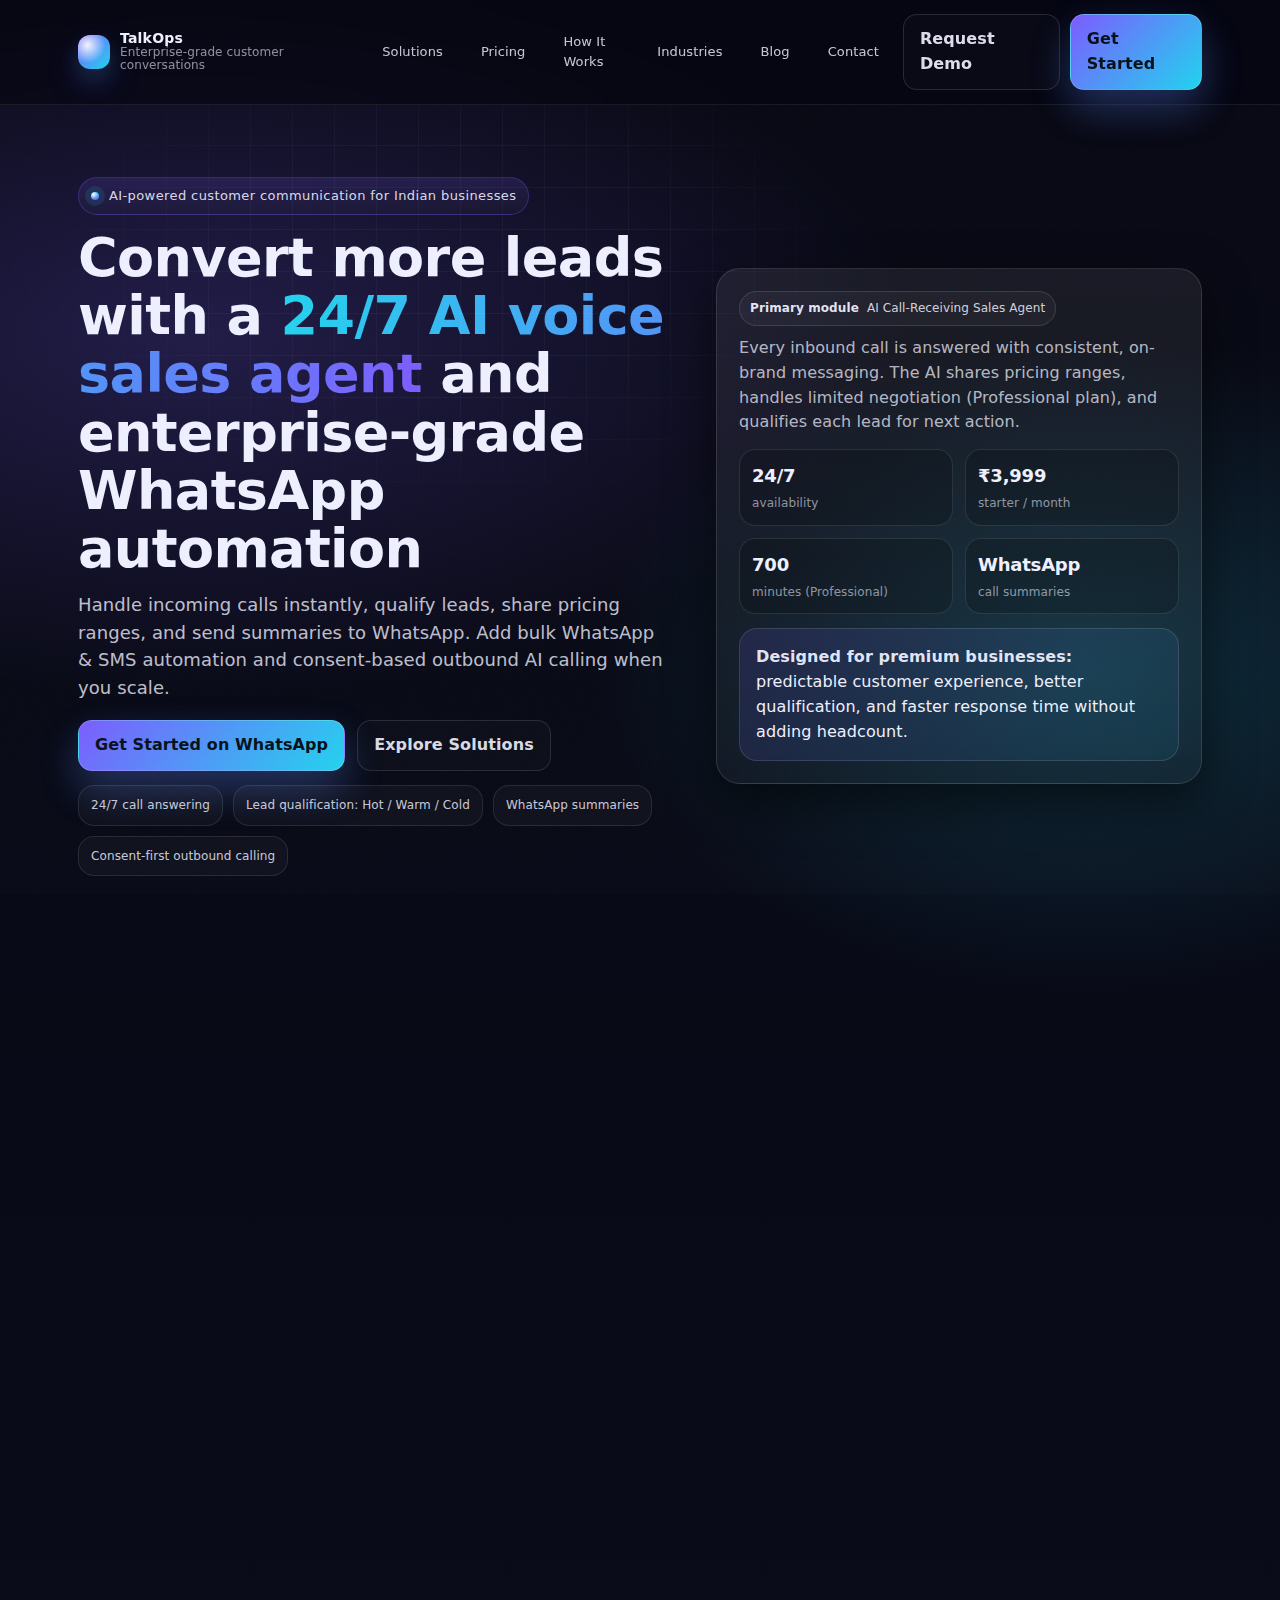
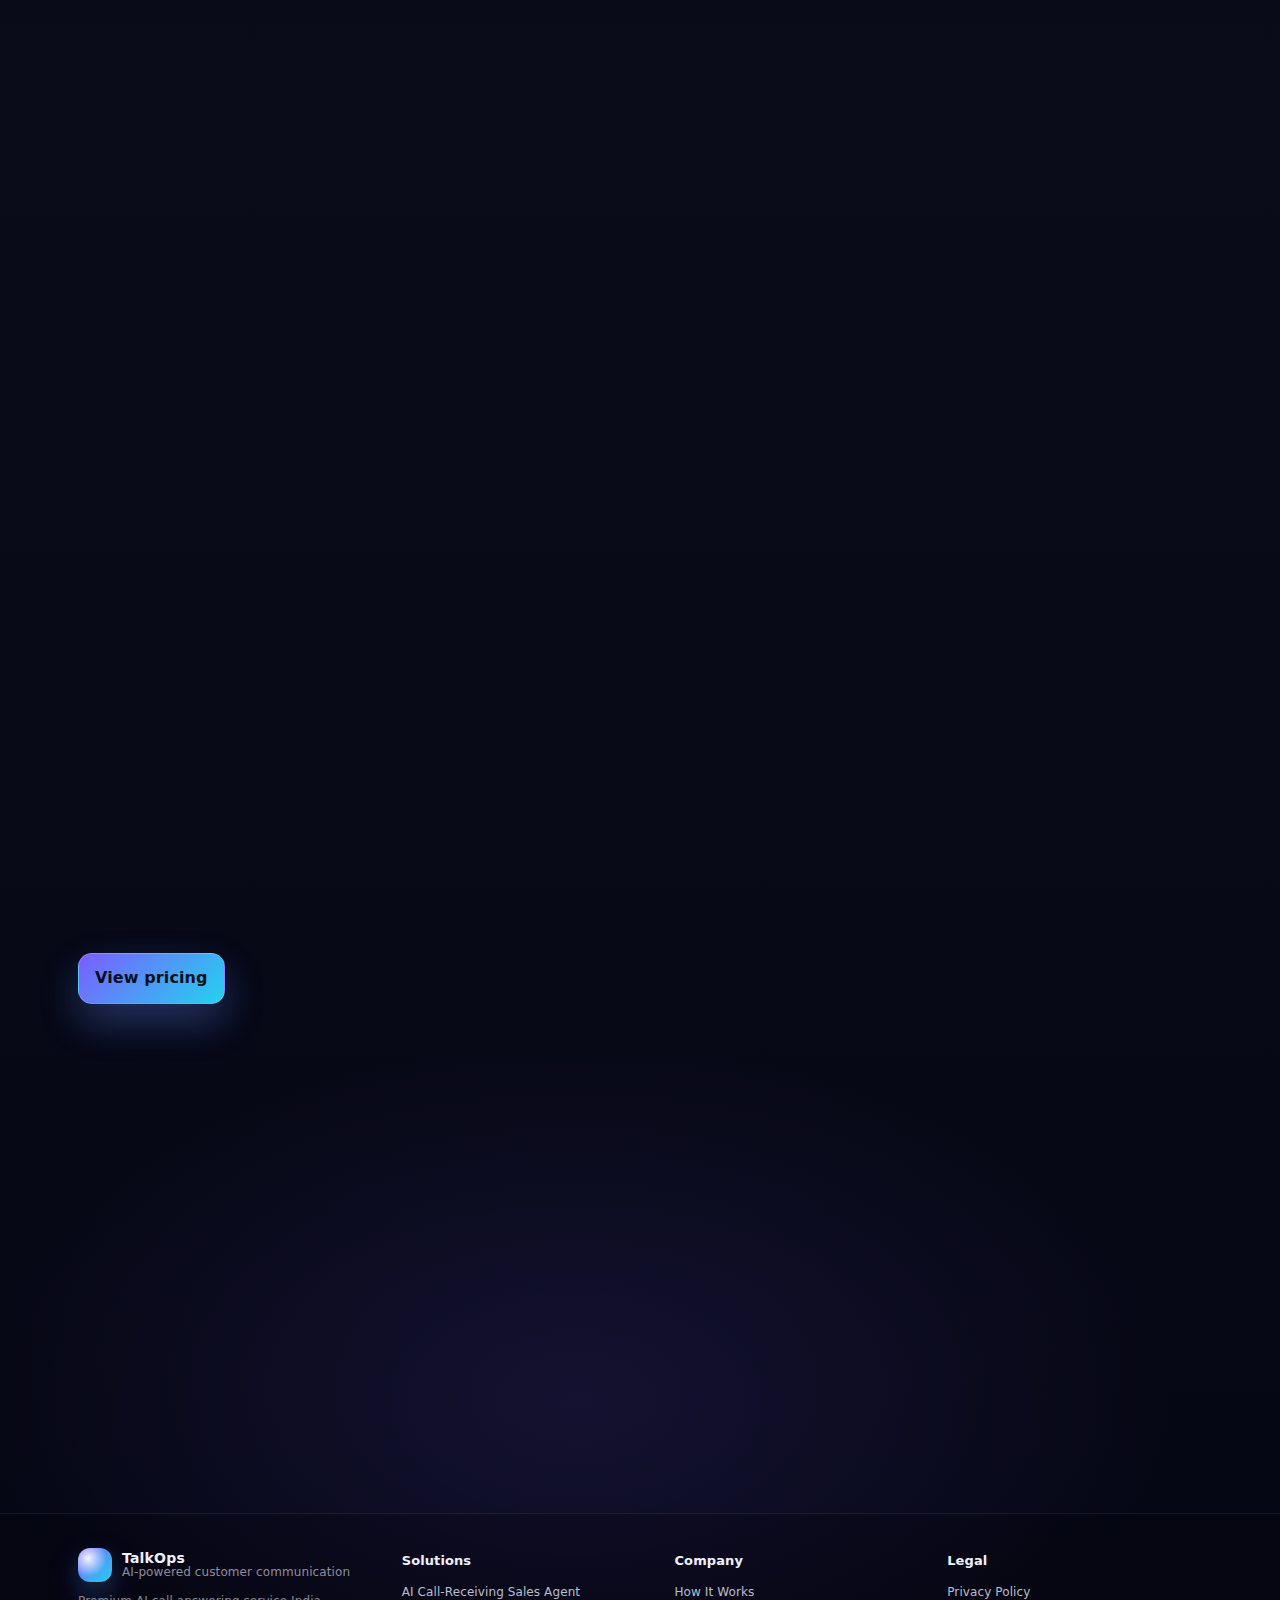
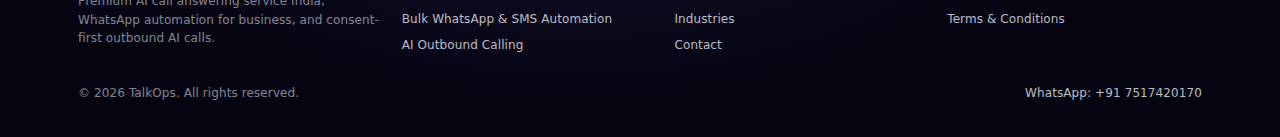
<file: index.html>
<!doctype html>
<html lang="en">
  <head>
    <meta charset="utf-8" />
    <meta name="viewport" content="width=device-width, initial-scale=1" />
    <meta name="theme-color" content="#060712" />
    <title>AI-Powered Customer Communication Solutions | AI Call Answering, WhatsApp Automation</title>
    <meta
      name="description"
      content="Premium AI-powered customer communication for Indian businesses: AI call answering sales agent, WhatsApp & SMS automation, and consent-based outbound calling. Get started on WhatsApp."
    />
    <meta
      name="keywords"
      content="AI call answering service India, AI voice agent for business, WhatsApp automation for business, AI sales agent India"
    />

    <link rel="icon" href="/assets/img/favicon.svg" type="image/svg+xml" />
    <link rel="preload" href="/assets/css/styles.css" as="style" />
    <link rel="stylesheet" href="/assets/css/styles.css" />

    <meta property="og:type" content="website" />
    <meta property="og:title" content="AI-Powered Customer Communication Solutions" />
    <meta
      property="og:description"
      content="Enterprise-grade AI call answering and WhatsApp automation for Indian businesses. Lead capture and qualification, 24/7."
    />
    <meta property="og:url" content="https://talkops.in/" />

    <meta name="twitter:card" content="summary_large_image" />

    <script type="application/ld+json">
      {
        "@context": "https://schema.org",
        "@type": "Organization",
        "name": "TalkOps",
        "url": "https://talkops.in/",
        "telephone": "+91 7517420170",
        "contactPoint": [
          {
            "@type": "ContactPoint",
            "contactType": "sales",
            "telephone": "+91 7517420170",
            "availableLanguage": ["English", "Hindi", "Hinglish"]
          }
        ]
      }
    </script>
    <script type="application/ld+json">
      {
        "@context": "https://schema.org",
        "@type": "WebSite",
        "name": "TalkOps",
        "url": "https://talkops.in/"
      }
    </script>
  </head>
  <body>
    <a class="skip-link" href="#main">Skip to content</a>

    <header class="topbar">
      <div class="container">
        <nav class="nav" aria-label="Primary">
          <a class="brand" href="/index.html">
            <span class="brand-mark" aria-hidden="true"></span>
            <span class="brand-name">
              <strong>TalkOps</strong>
              <span>Enterprise-grade customer conversations</span>
            </span>
          </a>

          <div class="nav-links" aria-label="Site">
            <a href="/solutions/">Solutions</a>
            <a href="/pricing.html">Pricing</a>
            <a href="/how-it-works.html">How It Works</a>
            <a href="/industries.html">Industries</a>
            <a href="/blog/">Blog</a>
            <a href="/contact.html">Contact</a>
          </div>

          <div class="nav-cta">
            <a class="btn btn-ghost cta-whatsapp" data-intent="Request demo" href="/get-started.html">Request Demo</a>
            <a class="btn btn-primary cta-whatsapp" data-intent="Get Started" href="/get-started.html">Get Started</a>
            <button class="menu-btn" type="button" data-menu-btn aria-label="Open menu" aria-expanded="false">
              <svg viewBox="0 0 24 24" fill="none" aria-hidden="true">
                <path d="M4 7h16M4 12h16M4 17h16" stroke="currentColor" stroke-width="2" stroke-linecap="round" />
              </svg>
            </button>
          </div>
        </nav>

        <div class="mobile-panel" aria-label="Mobile">
          <a href="/solutions/">Solutions</a>
          <a href="/pricing.html">Pricing</a>
          <a href="/how-it-works.html">How It Works</a>
          <a href="/industries.html">Industries</a>
          <a href="/blog/">Blog</a>
          <a href="/contact.html">Contact</a>
          <div class="divider"></div>
          <a class="cta-whatsapp" data-intent="Request demo" href="/get-started.html">Request Demo</a>
          <a class="cta-whatsapp" data-intent="Get Started" href="/get-started.html">Get Started</a>
        </div>
      </div>
    </header>

    <main id="main">
      <section class="hero section">
        <div class="grid-bg" aria-hidden="true"></div>
        <div class="noise" aria-hidden="true"></div>
        <div class="container">
          <div class="hero-grid">
            <div class="reveal">
              <div class="eyebrow">
                <span class="dot" aria-hidden="true"></span>
                AI-powered customer communication for Indian businesses
              </div>
              <h1 style="margin-top: 14px">
                Convert more leads with a <span class="grad">24/7 AI voice sales agent</span> and
                enterprise-grade WhatsApp automation
              </h1>
              <p class="lead" style="margin-top: 12px">
                Handle incoming calls instantly, qualify leads, share pricing ranges, and send summaries to WhatsApp.
                Add bulk WhatsApp & SMS automation and consent-based outbound AI calling when you scale.
              </p>
              <div class="hero-cta">
                <a
                  class="btn btn-primary cta-whatsapp"
                  data-intent="Get Started from Home hero"
                  data-module="AI Call-Receiving Sales Agent"
                  href="/get-started.html"
                  >Get Started on WhatsApp</a
                >
                <a class="btn btn-ghost" href="/solutions/">Explore Solutions</a>
              </div>
              <div class="kpis" aria-label="Highlights">
                <span class="kpi">24/7 call answering</span>
                <span class="kpi">Lead qualification: Hot / Warm / Cold</span>
                <span class="kpi">WhatsApp summaries</span>
                <span class="kpi">Consent-first outbound calling</span>
              </div>
            </div>

            <aside class="hero-card reveal" aria-label="AI capability overview">
              <div class="hero-card-inner">
                <div class="badge"><strong>Primary module</strong> AI Call-Receiving Sales Agent</div>
                <p style="margin-top: 10px">
                  Every inbound call is answered with consistent, on-brand messaging. The AI shares pricing ranges,
                  handles limited negotiation (Professional plan), and qualifies each lead for next action.
                </p>
                <div class="stat-grid" style="margin-top: 14px">
                  <div class="stat">
                    <strong>24/7</strong>
                    <span>availability</span>
                  </div>
                  <div class="stat">
                    <strong>₹3,999</strong>
                    <span>starter / month</span>
                  </div>
                  <div class="stat">
                    <strong>700</strong>
                    <span>minutes (Professional)</span>
                  </div>
                  <div class="stat">
                    <strong>WhatsApp</strong>
                    <span>call summaries</span>
                  </div>
                </div>
                <div class="callout" style="margin-top: 14px">
                  <strong>Designed for premium businesses:</strong>
                  predictable customer experience, better qualification, and faster response time without adding headcount.
                </div>
              </div>
            </aside>
          </div>
        </div>
      </section>

      <section class="section">
        <div class="container">
          <div class="reveal">
            <h2>Solutions built for modern customer communication</h2>
            <p class="lead">
              Choose a single module or combine them. Every “Get Started” action routes to WhatsApp with structured lead details.
            </p>
          </div>

          <div class="cards" style="margin-top: 18px">
            <article class="card reveal">
              <div class="card-inner">
                <div class="card-title">
                  <span class="icon" aria-hidden="true">
                    <svg viewBox="0 0 24 24" fill="none">
                      <path
                        d="M7 6h10a2 2 0 0 1 2 2v3a6 6 0 0 1-6 6H9a4 4 0 0 1-4-4V8a2 2 0 0 1 2-2Z"
                        stroke="currentColor"
                        stroke-width="2"
                        stroke-linejoin="round"
                      />
                      <path d="M8 10h8M8 13h5" stroke="currentColor" stroke-width="2" stroke-linecap="round" />
                    </svg>
                  </span>
                  <h3>AI Call-Receiving Sales Agent (Inbound)</h3>
                </div>
                <p>
                  Answers incoming calls 24/7, explains offerings, shares pricing ranges, qualifies leads, and sends call
                  summaries to WhatsApp or dashboard.
                </p>
                <ul class="list">
                  <li><span class="check" aria-hidden="true">✓</span>Consistent sales messaging</li>
                  <li><span class="check" aria-hidden="true">✓</span>Hot/Warm/Cold qualification</li>
                  <li><span class="check" aria-hidden="true">✓</span>WhatsApp summary after each call</li>
                </ul>
                <div style="display:flex; gap:10px; margin-top:14px; flex-wrap:wrap">
                  <a class="btn btn-ghost" href="/solutions/ai-call-receiving-sales-agent.html">Learn more</a>
                  <a
                    class="btn btn-primary cta-whatsapp"
                    data-intent="Get Started (AI Inbound)"
                    data-module="AI Call-Receiving Sales Agent"
                    href="/get-started.html"
                    >Get Started</a
                  >
                </div>
              </div>
            </article>

            <article class="card reveal">
              <div class="card-inner">
                <div class="card-title">
                  <span class="icon" aria-hidden="true">
                    <svg viewBox="0 0 24 24" fill="none">
                      <path
                        d="M6 6h12a2 2 0 0 1 2 2v6a4 4 0 0 1-4 4H8a4 4 0 0 1-4-4V8a2 2 0 0 1 2-2Z"
                        stroke="currentColor"
                        stroke-width="2"
                      />
                      <path d="M8 10h8M8 13h6" stroke="currentColor" stroke-width="2" stroke-linecap="round" />
                    </svg>
                  </span>
                  <h3>Bulk WhatsApp & SMS Automation</h3>
                </div>
                <p>
                  Send high-volume WhatsApp and SMS campaigns with personalization, scheduling, and reporting—without compromising brand consistency.
                </p>
                <ul class="list">
                  <li><span class="check" aria-hidden="true">✓</span>Personalized campaigns</li>
                  <li><span class="check" aria-hidden="true">✓</span>Scheduling and reporting</li>
                  <li><span class="check" aria-hidden="true">✓</span>WhatsApp + SMS support</li>
                </ul>
                <div style="display:flex; gap:10px; margin-top:14px; flex-wrap:wrap">
                  <a class="btn btn-ghost" href="/solutions/bulk-whatsapp-sms-automation.html">Learn more</a>
                  <a
                    class="btn btn-primary cta-whatsapp"
                    data-intent="Get Started (WhatsApp & SMS Automation)"
                    data-module="Bulk WhatsApp & SMS Automation"
                    href="/get-started.html"
                    >Get Started</a
                  >
                </div>
              </div>
            </article>

            <article class="card reveal">
              <div class="card-inner">
                <div class="card-title">
                  <span class="icon" aria-hidden="true">
                    <svg viewBox="0 0 24 24" fill="none">
                      <path
                        d="M7 7h10a2 2 0 0 1 2 2v4a6 6 0 0 1-6 6H9a4 4 0 0 1-4-4V9a2 2 0 0 1 2-2Z"
                        stroke="currentColor"
                        stroke-width="2"
                      />
                      <path d="M9 12h6" stroke="currentColor" stroke-width="2" stroke-linecap="round" />
                      <path d="M12 5v2" stroke="currentColor" stroke-width="2" stroke-linecap="round" opacity="0.8" />
                    </svg>
                  </span>
                  <h3>AI Script-Based Outbound Calling</h3>
                </div>
                <p>
                  Run short 20–30 second AI calls for reminders and announcements to existing customers or consent-based lists—high impact, low operational overhead.
                </p>
                <div class="disclaimer" style="margin-top: 12px">
                  <strong>Disclaimer:</strong> Outbound AI calls are made only with prior customer consent.
                </div>
                <div style="display:flex; gap:10px; margin-top:14px; flex-wrap:wrap">
                  <a class="btn btn-ghost" href="/solutions/ai-outbound-calling.html">Learn more</a>
                  <a
                    class="btn btn-primary cta-whatsapp"
                    data-intent="Get Started (Outbound AI Calling)"
                    data-module="AI Script-Based Outbound Calling"
                    href="/get-started.html"
                    >Get Started</a
                  >
                </div>
              </div>
            </article>
          </div>
        </div>
      </section>

      <section class="section">
        <div class="container">
          <div class="split">
            <div class="panel reveal">
              <h2>How it works</h2>
              <p class="lead">
                A clear setup path designed for businesses that value control, compliance, and predictable customer experience.
              </p>
              <ol class="list" style="margin-top: 12px">
                <li><span class="check" aria-hidden="true">1</span>Share business context, pricing ranges, and preferred language.</li>
                <li><span class="check" aria-hidden="true">2</span>Choose the module(s) and success criteria for qualification.</li>
                <li><span class="check" aria-hidden="true">3</span>Go live, review summaries, and continuously improve outcomes.</li>
              </ol>
              <div style="margin-top: 14px; display:flex; gap:10px; flex-wrap:wrap">
                <a class="btn" href="/how-it-works.html">View the full process</a>
                <a class="btn btn-primary cta-whatsapp" data-intent="Request onboarding call" href="/get-started.html"
                  >Request onboarding</a
                >
              </div>
            </div>

            <div class="panel reveal">
              <h2>Built for trust and scale</h2>
              <p class="lead">
                Your brand voice, protected. Your customers, respected. Your growth, measurable.
              </p>
              <div class="cards" style="margin-top: 12px; grid-template-columns:1fr; gap:12px">
                <div class="card" style="box-shadow:none">
                  <div class="card-inner">
                    <h3>Enterprise messaging quality</h3>
                    <p>Structured flows with controlled negotiation, product-specific answers, and consistent language.</p>
                  </div>
                </div>
                <div class="card" style="box-shadow:none">
                  <div class="card-inner">
                    <h3>Actionable lead intelligence</h3>
                    <p>Hot/Warm/Cold qualification with clear next steps and WhatsApp summaries.</p>
                  </div>
                </div>
                <div class="card" style="box-shadow:none">
                  <div class="card-inner">
                    <h3>Consent-first outbound calling</h3>
                    <p>Outbound AI calls are executed only with prior customer consent, aligned with responsible communication.</p>
                  </div>
                </div>
              </div>
            </div>
          </div>
        </div>
      </section>

      <section class="section">
        <div class="container">
          <div class="reveal">
            <h2>Pricing that scales with your business</h2>
            <p class="lead">Transparent monthly plans and predictable outcomes. No online payment—start on WhatsApp.</p>
          </div>
          <div style="margin-top: 14px">
            <a class="btn btn-primary cta-whatsapp" data-intent="Request pricing consultation" href="/pricing.html">View pricing</a>
          </div>
        </div>
      </section>

      <section class="section">
        <div class="container">
          <div class="panel reveal">
            <h2>Ready to choose your AI module?</h2>
            <p class="lead">
              Share your business details and preferred language. We will recommend the right module(s) and the best starting plan.
            </p>
            <div style="display:flex; gap:10px; flex-wrap:wrap; margin-top: 14px">
              <a class="btn btn-primary cta-whatsapp" data-intent="Get Started (Footer CTA)" href="/get-started.html">Get Started</a>
              <a class="btn btn-ghost" href="/solutions/">Compare solutions</a>
            </div>
          </div>
        </div>
      </section>
    </main>

    <footer class="footer">
      <div class="container">
        <div class="footer-grid">
          <div>
            <div class="brand" style="min-width:auto">
              <span class="brand-mark" aria-hidden="true"></span>
              <span class="brand-name">
                <strong>TalkOps</strong>
                <span>AI-powered customer communication</span>
              </span>
            </div>
            <p class="fineprint" style="margin-top: 10px">
              Premium AI call answering service India, WhatsApp automation for business, and consent-first outbound AI calls.
            </p>
          </div>
          <div>
            <strong style="font-size: 13px">Solutions</strong>
            <div class="fineprint" style="display:grid; gap:8px; margin-top: 10px">
              <a href="/solutions/ai-call-receiving-sales-agent.html">AI Call-Receiving Sales Agent</a>
              <a href="/solutions/bulk-whatsapp-sms-automation.html">Bulk WhatsApp & SMS Automation</a>
              <a href="/solutions/ai-outbound-calling.html">AI Outbound Calling</a>
            </div>
          </div>
          <div>
            <strong style="font-size: 13px">Company</strong>
            <div class="fineprint" style="display:grid; gap:8px; margin-top: 10px">
              <a href="/how-it-works.html">How It Works</a>
              <a href="/industries.html">Industries</a>
              <a href="/contact.html">Contact</a>
            </div>
          </div>
          <div>
            <strong style="font-size: 13px">Legal</strong>
            <div class="fineprint" style="display:grid; gap:8px; margin-top: 10px">
              <a href="/privacy-policy.html">Privacy Policy</a>
              <a href="/terms.html">Terms & Conditions</a>
            </div>
          </div>
        </div>

        <div class="fineprint" style="display:flex; flex-wrap:wrap; gap:10px; justify-content:space-between; margin-top: 22px">
          <span>© <span data-year></span> TalkOps. All rights reserved.</span>
          <a class="cta-whatsapp" data-intent="Contact sales from footer" href="/contact.html">WhatsApp: +91 7517420170</a>
        </div>
      </div>
    </footer>

    <script src="/assets/js/main.js" defer></script>
  </body>
</html>
</file>
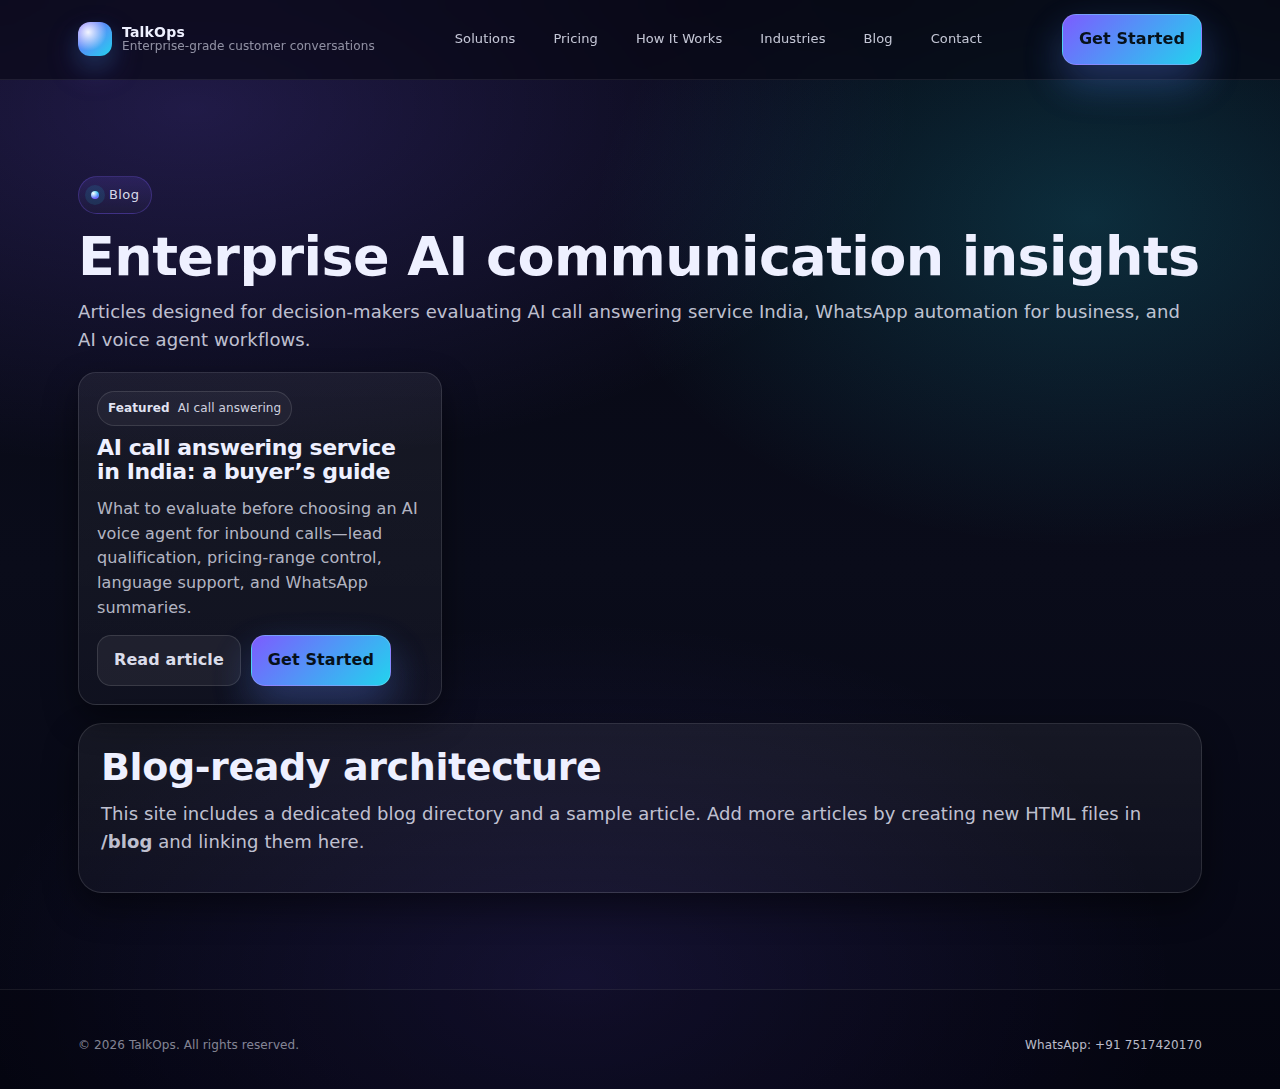
<file: blog/index.html>
<!doctype html>
<html lang="en">
  <head>
    <meta charset="utf-8" />
    <meta name="viewport" content="width=device-width, initial-scale=1" />
    <meta name="theme-color" content="#060712" />
    <title>Blog | AI Call Answering Service India & WhatsApp Automation Insights</title>
    <meta
      name="description"
      content="Insights on AI call answering service in India, AI voice agents for business, WhatsApp automation for business, and enterprise communication workflows."
    />
    <meta
      name="keywords"
      content="AI call answering service India, AI voice agent for business, WhatsApp automation for business, AI sales agent India"
    />
    <link rel="icon" href="/assets/img/favicon.svg" type="image/svg+xml" />
    <link rel="stylesheet" href="/assets/css/styles.css" />
    <script type="application/ld+json">
      {
        "@context": "https://schema.org",
        "@type": "Blog",
        "name": "TalkOps Blog",
        "url": "/blog/"
      }
    </script>
  </head>
  <body>
    <a class="skip-link" href="#main">Skip to content</a>

    <header class="topbar">
      <div class="container">
        <nav class="nav" aria-label="Primary">
          <a class="brand" href="/index.html">
            <span class="brand-mark" aria-hidden="true"></span>
            <span class="brand-name">
              <strong>TalkOps</strong>
              <span>Enterprise-grade customer conversations</span>
            </span>
          </a>
          <div class="nav-links" aria-label="Site">
            <a href="/solutions/">Solutions</a>
            <a href="/pricing.html">Pricing</a>
            <a href="/how-it-works.html">How It Works</a>
            <a href="/industries.html">Industries</a>
            <a href="/blog/">Blog</a>
            <a href="/contact.html">Contact</a>
          </div>
          <div class="nav-cta">
            <a class="btn btn-primary cta-whatsapp" data-intent="Talk to sales from blog" href="/get-started.html">Get Started</a>
            <button class="menu-btn" type="button" data-menu-btn aria-label="Open menu" aria-expanded="false">
              <svg viewBox="0 0 24 24" fill="none" aria-hidden="true">
                <path d="M4 7h16M4 12h16M4 17h16" stroke="currentColor" stroke-width="2" stroke-linecap="round" />
              </svg>
            </button>
          </div>
        </nav>

        <div class="mobile-panel" aria-label="Mobile">
          <a href="/solutions/">Solutions</a>
          <a href="/pricing.html">Pricing</a>
          <a href="/how-it-works.html">How It Works</a>
          <a href="/industries.html">Industries</a>
          <a href="/blog/">Blog</a>
          <a href="/contact.html">Contact</a>
          <div class="divider"></div>
          <a class="cta-whatsapp" data-intent="Talk to sales from blog (Mobile)" href="/get-started.html">Get Started</a>
        </div>
      </div>
    </header>

    <main id="main">
      <section class="section">
        <div class="container">
          <div class="reveal">
            <div class="eyebrow"><span class="dot" aria-hidden="true"></span>Blog</div>
            <h1 style="margin-top: 14px">Enterprise AI communication insights</h1>
            <p class="lead" style="margin-top: 12px">
              Articles designed for decision-makers evaluating AI call answering service India, WhatsApp automation for business, and AI voice agent workflows.
            </p>
          </div>

          <div class="cards" style="margin-top: 18px">
            <article class="card reveal">
              <div class="card-inner">
                <div class="badge"><strong>Featured</strong> AI call answering</div>
                <h2 style="font-size: 22px; margin-top: 10px">AI call answering service in India: a buyer’s guide</h2>
                <p>
                  What to evaluate before choosing an AI voice agent for inbound calls—lead qualification, pricing-range control, language support, and WhatsApp summaries.
                </p>
                <div style="display:flex; gap:10px; flex-wrap:wrap; margin-top: 14px">
                  <a class="btn" href="/blog/ai-call-answering-service-india.html">Read article</a>
                  <a class="btn btn-primary cta-whatsapp" data-intent="Discuss inbound AI after reading blog" data-module="AI Call-Receiving Sales Agent" href="/get-started.html"
                    >Get Started</a
                  >
                </div>
              </div>
            </article>
          </div>

          <div class="panel reveal" style="margin-top: 18px">
            <h2>Blog-ready architecture</h2>
            <p class="lead">
              This site includes a dedicated blog directory and a sample article. Add more articles by creating new HTML files in <strong>/blog</strong> and linking them here.
            </p>
          </div>
        </div>
      </section>
    </main>

    <footer class="footer">
      <div class="container">
        <div class="fineprint" style="display:flex; flex-wrap:wrap; gap:10px; justify-content:space-between">
          <span>© <span data-year></span> TalkOps. All rights reserved.</span>
          <a class="cta-whatsapp" data-intent="Contact from blog footer" href="/contact.html">WhatsApp: +91 7517420170</a>
        </div>
      </div>
    </footer>

    <script src="/assets/js/main.js" defer></script>
  </body>
</html>
</file>
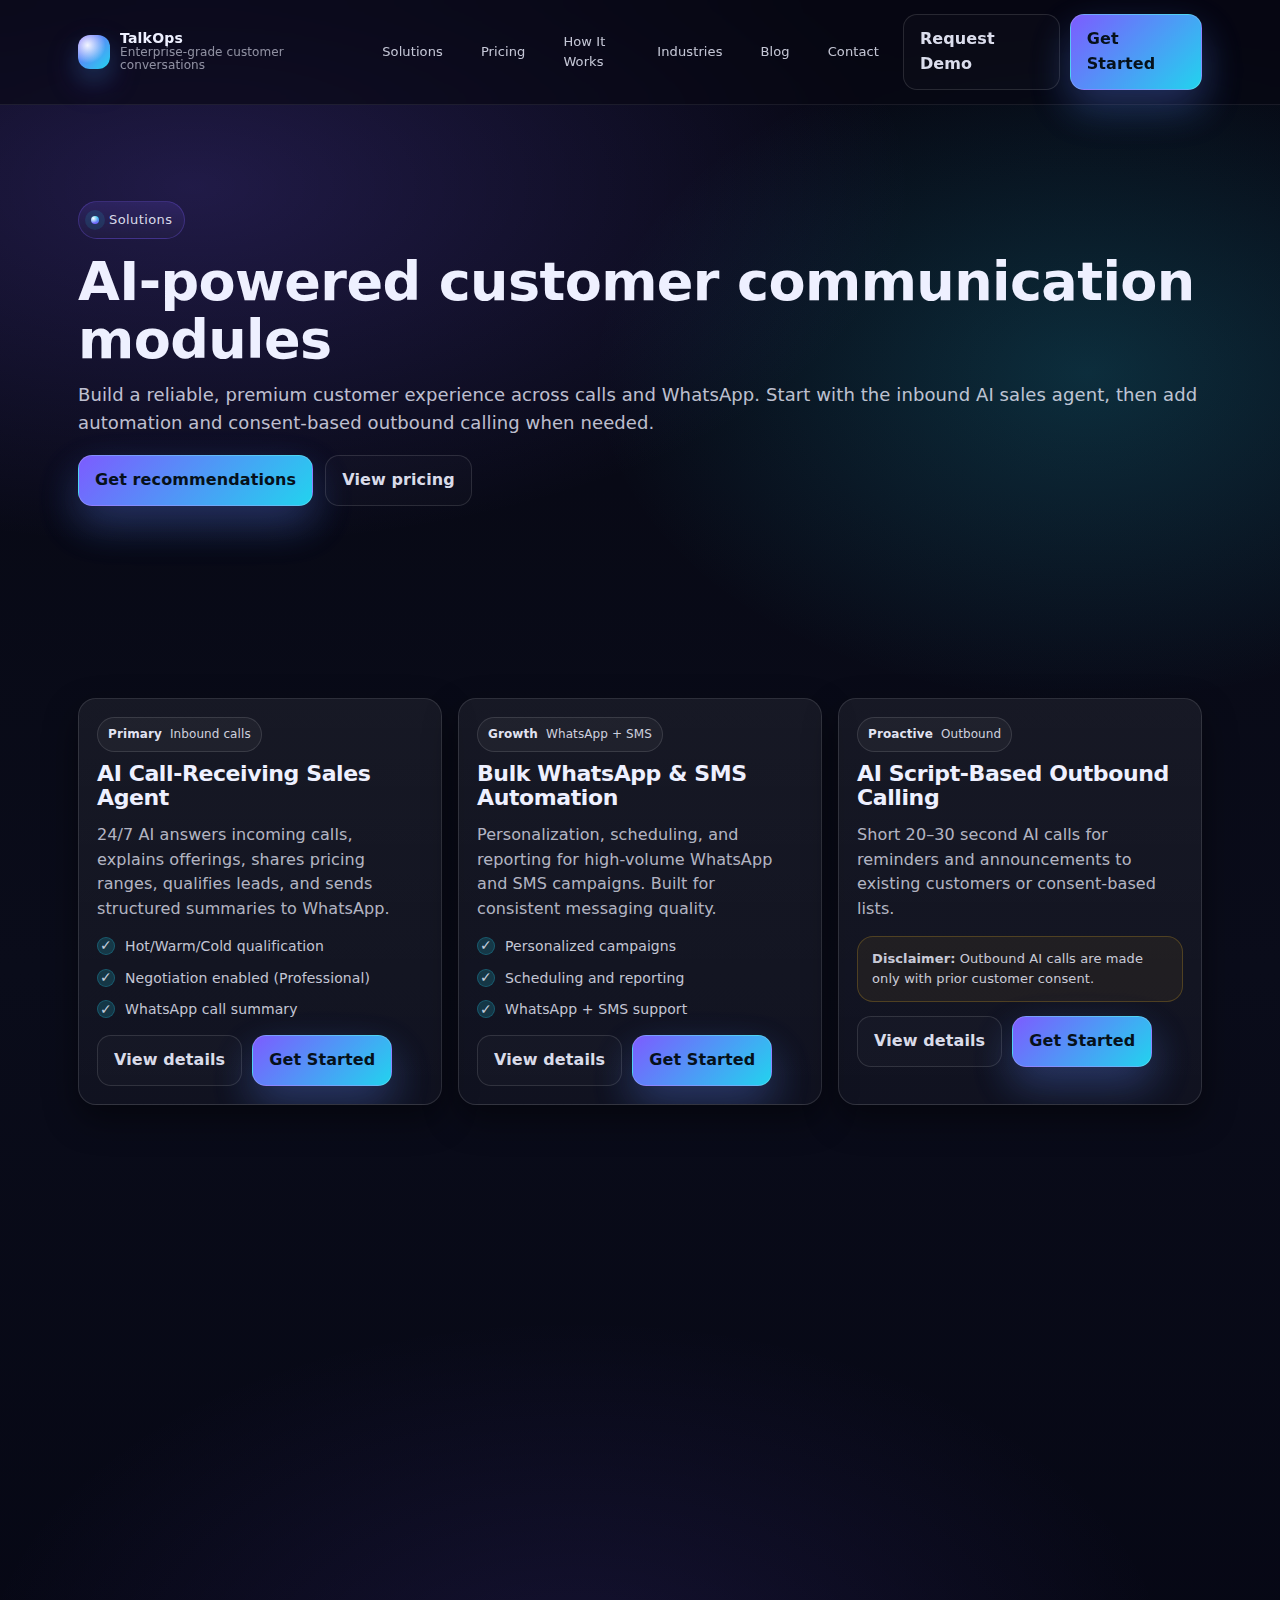
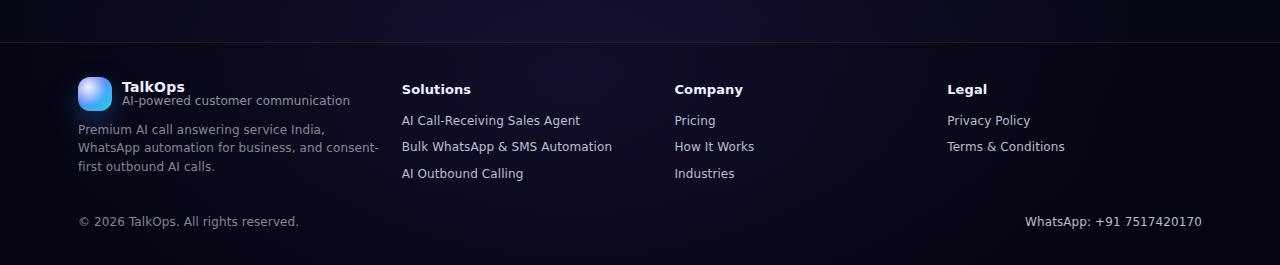
<file: solutions/index.html>
<!doctype html>
<html lang="en">
  <head>
    <meta charset="utf-8" />
    <meta name="viewport" content="width=device-width, initial-scale=1" />
    <meta name="theme-color" content="#060712" />
    <title>Solutions | AI Call Answering, WhatsApp Automation, Outbound AI Calling</title>
    <meta
      name="description"
      content="Explore AI-powered customer communication solutions: AI call-receiving sales agent for inbound calls, bulk WhatsApp & SMS automation, and consent-based outbound AI calling."
    />
    <meta
      name="keywords"
      content="AI call answering service India, AI voice agent for business, WhatsApp automation for business, AI sales agent India"
    />
    <link rel="icon" href="/assets/img/favicon.svg" type="image/svg+xml" />
    <link rel="stylesheet" href="/assets/css/styles.css" />
    <script type="application/ld+json">
      {
        "@context": "https://schema.org",
        "@type": "CollectionPage",
        "name": "Solutions",
        "url": "/solutions/"
      }
    </script>
  </head>
  <body>
    <a class="skip-link" href="#main">Skip to content</a>

    <header class="topbar">
      <div class="container">
        <nav class="nav" aria-label="Primary">
          <a class="brand" href="/index.html">
            <span class="brand-mark" aria-hidden="true"></span>
            <span class="brand-name">
              <strong>TalkOps</strong>
              <span>Enterprise-grade customer conversations</span>
            </span>
          </a>

          <div class="nav-links" aria-label="Site">
            <a href="/solutions/">Solutions</a>
            <a href="/pricing.html">Pricing</a>
            <a href="/how-it-works.html">How It Works</a>
            <a href="/industries.html">Industries</a>
            <a href="/blog/">Blog</a>
            <a href="/contact.html">Contact</a>
          </div>

          <div class="nav-cta">
            <a class="btn btn-ghost cta-whatsapp" data-intent="Request demo" href="/get-started.html">Request Demo</a>
            <a class="btn btn-primary cta-whatsapp" data-intent="Get Started" href="/get-started.html">Get Started</a>
            <button class="menu-btn" type="button" data-menu-btn aria-label="Open menu" aria-expanded="false">
              <svg viewBox="0 0 24 24" fill="none" aria-hidden="true">
                <path d="M4 7h16M4 12h16M4 17h16" stroke="currentColor" stroke-width="2" stroke-linecap="round" />
              </svg>
            </button>
          </div>
        </nav>

        <div class="mobile-panel" aria-label="Mobile">
          <a href="/solutions/">Solutions</a>
          <a href="/pricing.html">Pricing</a>
          <a href="/how-it-works.html">How It Works</a>
          <a href="/industries.html">Industries</a>
          <a href="/blog/">Blog</a>
          <a href="/contact.html">Contact</a>
          <div class="divider"></div>
          <a class="cta-whatsapp" data-intent="Request demo" href="/get-started.html">Request Demo</a>
          <a class="cta-whatsapp" data-intent="Get Started" href="/get-started.html">Get Started</a>
        </div>
      </div>
    </header>

    <main id="main">
      <section class="section">
        <div class="container">
          <div class="reveal">
            <div class="eyebrow"><span class="dot" aria-hidden="true"></span>Solutions</div>
            <h1 style="margin-top: 14px">AI-powered customer communication modules</h1>
            <p class="lead" style="margin-top: 12px">
              Build a reliable, premium customer experience across calls and WhatsApp. Start with the inbound AI sales agent, then add automation and
              consent-based outbound calling when needed.
            </p>
            <div class="hero-cta">
              <a class="btn btn-primary cta-whatsapp" data-intent="Solutions consultation" href="/get-started.html">Get recommendations</a>
              <a class="btn btn-ghost" href="/pricing.html">View pricing</a>
            </div>
          </div>
        </div>
      </section>

      <section class="section">
        <div class="container">
          <div class="cards" aria-label="Solutions list">
            <article class="card reveal">
              <div class="card-inner">
                <div class="badge"><strong>Primary</strong> Inbound calls</div>
                <h2 style="font-size: 22px; margin-top: 10px">AI Call-Receiving Sales Agent</h2>
                <p>
                  24/7 AI answers incoming calls, explains offerings, shares pricing ranges, qualifies leads, and sends structured summaries to WhatsApp.
                </p>
                <ul class="list">
                  <li><span class="check" aria-hidden="true">✓</span>Hot/Warm/Cold qualification</li>
                  <li><span class="check" aria-hidden="true">✓</span>Negotiation enabled (Professional)</li>
                  <li><span class="check" aria-hidden="true">✓</span>WhatsApp call summary</li>
                </ul>
                <div style="display:flex; gap:10px; flex-wrap:wrap; margin-top: 14px">
                  <a class="btn btn-ghost" href="/solutions/ai-call-receiving-sales-agent.html">View details</a>
                  <a
                    class="btn btn-primary cta-whatsapp"
                    data-intent="Get Started (Inbound)"
                    data-module="AI Call-Receiving Sales Agent"
                    href="/get-started.html"
                    >Get Started</a
                  >
                </div>
              </div>
            </article>

            <article class="card reveal">
              <div class="card-inner">
                <div class="badge"><strong>Growth</strong> WhatsApp + SMS</div>
                <h2 style="font-size: 22px; margin-top: 10px">Bulk WhatsApp & SMS Automation</h2>
                <p>
                  Personalization, scheduling, and reporting for high-volume WhatsApp and SMS campaigns. Built for consistent messaging quality.
                </p>
                <ul class="list">
                  <li><span class="check" aria-hidden="true">✓</span>Personalized campaigns</li>
                  <li><span class="check" aria-hidden="true">✓</span>Scheduling and reporting</li>
                  <li><span class="check" aria-hidden="true">✓</span>WhatsApp + SMS support</li>
                </ul>
                <div style="display:flex; gap:10px; flex-wrap:wrap; margin-top: 14px">
                  <a class="btn btn-ghost" href="/solutions/bulk-whatsapp-sms-automation.html">View details</a>
                  <a
                    class="btn btn-primary cta-whatsapp"
                    data-intent="Get Started (Automation)"
                    data-module="Bulk WhatsApp & SMS Automation"
                    href="/get-started.html"
                    >Get Started</a
                  >
                </div>
              </div>
            </article>

            <article class="card reveal">
              <div class="card-inner">
                <div class="badge"><strong>Proactive</strong> Outbound</div>
                <h2 style="font-size: 22px; margin-top: 10px">AI Script-Based Outbound Calling</h2>
                <p>
                  Short 20–30 second AI calls for reminders and announcements to existing customers or consent-based lists.
                </p>
                <div class="disclaimer" style="margin-top: 12px">
                  <strong>Disclaimer:</strong> Outbound AI calls are made only with prior customer consent.
                </div>
                <div style="display:flex; gap:10px; flex-wrap:wrap; margin-top: 14px">
                  <a class="btn btn-ghost" href="/solutions/ai-outbound-calling.html">View details</a>
                  <a
                    class="btn btn-primary cta-whatsapp"
                    data-intent="Get Started (Outbound)"
                    data-module="AI Script-Based Outbound Calling"
                    href="/get-started.html"
                    >Get Started</a
                  >
                </div>
              </div>
            </article>
          </div>
        </div>
      </section>

      <section class="section">
        <div class="container">
          <div class="panel reveal">
            <h2>Recommended starting point</h2>
            <p class="lead">
              Most businesses start with the inbound AI Call-Receiving Sales Agent to prevent missed calls and improve qualification. Then, add WhatsApp & SMS automation for follow-ups and outbound calling for consent-based reminders.
            </p>
            <div style="display:flex; gap:10px; flex-wrap:wrap; margin-top: 14px">
              <a
                class="btn btn-primary cta-whatsapp"
                data-intent="Start with inbound module"
                data-module="AI Call-Receiving Sales Agent"
                href="/get-started.html"
                >Start with Module 1</a
              >
              <a class="btn btn-ghost" href="/how-it-works.html">See setup steps</a>
            </div>
          </div>
        </div>
      </section>
    </main>

    <footer class="footer">
      <div class="container">
        <div class="footer-grid">
          <div>
            <div class="brand" style="min-width:auto">
              <span class="brand-mark" aria-hidden="true"></span>
              <span class="brand-name">
                <strong>TalkOps</strong>
                <span>AI-powered customer communication</span>
              </span>
            </div>
            <p class="fineprint" style="margin-top: 10px">
              Premium AI call answering service India, WhatsApp automation for business, and consent-first outbound AI calls.
            </p>
          </div>
          <div>
            <strong style="font-size: 13px">Solutions</strong>
            <div class="fineprint" style="display:grid; gap:8px; margin-top: 10px">
              <a href="/solutions/ai-call-receiving-sales-agent.html">AI Call-Receiving Sales Agent</a>
              <a href="/solutions/bulk-whatsapp-sms-automation.html">Bulk WhatsApp & SMS Automation</a>
              <a href="/solutions/ai-outbound-calling.html">AI Outbound Calling</a>
            </div>
          </div>
          <div>
            <strong style="font-size: 13px">Company</strong>
            <div class="fineprint" style="display:grid; gap:8px; margin-top: 10px">
              <a href="/pricing.html">Pricing</a>
              <a href="/how-it-works.html">How It Works</a>
              <a href="/industries.html">Industries</a>
            </div>
          </div>
          <div>
            <strong style="font-size: 13px">Legal</strong>
            <div class="fineprint" style="display:grid; gap:8px; margin-top: 10px">
              <a href="/privacy-policy.html">Privacy Policy</a>
              <a href="/terms.html">Terms & Conditions</a>
            </div>
          </div>
        </div>
        <div class="fineprint" style="display:flex; flex-wrap:wrap; gap:10px; justify-content:space-between; margin-top: 22px">
          <span>© <span data-year></span> TalkOps. All rights reserved.</span>
          <a class="cta-whatsapp" data-intent="Contact sales from solutions" href="/contact.html">WhatsApp: +91 7517420170</a>
        </div>
      </div>
    </footer>

    <script src="/assets/js/main.js" defer></script>
  </body>
</html>
</file>
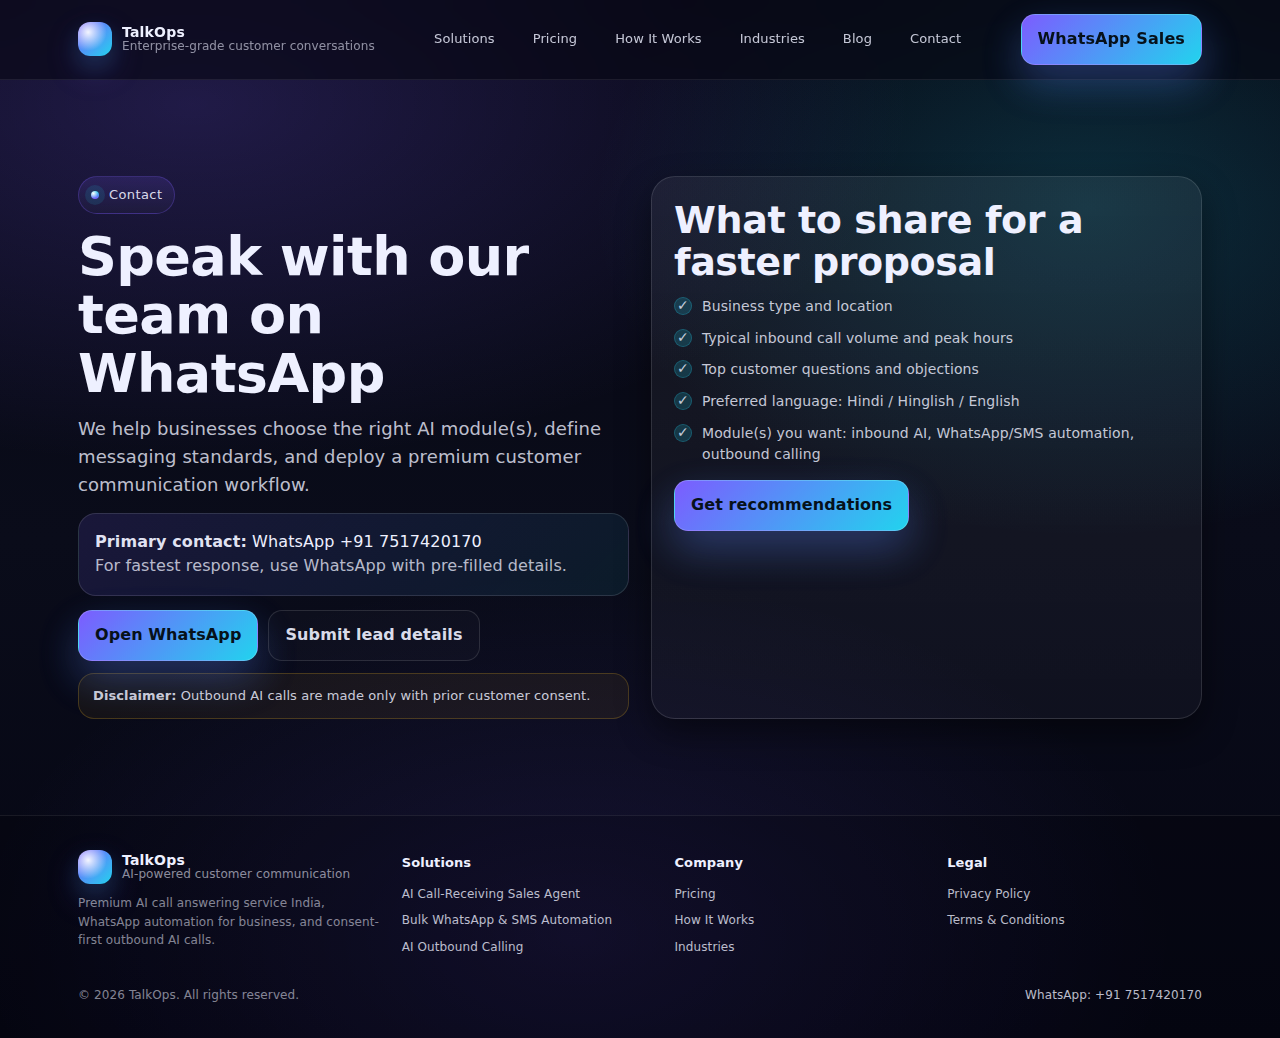
<file: contact.html>
<!doctype html>
<html lang="en">
  <head>
    <meta charset="utf-8" />
    <meta name="viewport" content="width=device-width, initial-scale=1" />
    <meta name="theme-color" content="#060712" />
    <title>Contact | AI Customer Communication Solutions</title>
    <meta
      name="description"
      content="Contact the team for AI call answering service in India, WhatsApp automation, and consent-based outbound AI calling. All primary contact actions redirect to WhatsApp."
    />
    <meta
      name="keywords"
      content="AI call answering service India, AI voice agent for business, WhatsApp automation for business, AI sales agent India"
    />
    <link rel="icon" href="/assets/img/favicon.svg" type="image/svg+xml" />
    <link rel="stylesheet" href="/assets/css/styles.css" />
    <script type="application/ld+json">
      {
        "@context": "https://schema.org",
        "@type": "ContactPage",
        "name": "Contact",
        "url": "/contact.html"
      }
    </script>
  </head>
  <body>
    <a class="skip-link" href="#main">Skip to content</a>

    <header class="topbar">
      <div class="container">
        <nav class="nav" aria-label="Primary">
          <a class="brand" href="/index.html">
            <span class="brand-mark" aria-hidden="true"></span>
            <span class="brand-name">
              <strong>TalkOps</strong>
              <span>Enterprise-grade customer conversations</span>
            </span>
          </a>

          <div class="nav-links" aria-label="Site">
            <a href="/solutions/">Solutions</a>
            <a href="/pricing.html">Pricing</a>
            <a href="/how-it-works.html">How It Works</a>
            <a href="/industries.html">Industries</a>
            <a href="/blog/">Blog</a>
            <a href="/contact.html">Contact</a>
          </div>

          <div class="nav-cta">
            <a class="btn btn-primary cta-whatsapp" data-intent="Contact sales" href="/get-started.html">WhatsApp Sales</a>
            <button class="menu-btn" type="button" data-menu-btn aria-label="Open menu" aria-expanded="false">
              <svg viewBox="0 0 24 24" fill="none" aria-hidden="true">
                <path d="M4 7h16M4 12h16M4 17h16" stroke="currentColor" stroke-width="2" stroke-linecap="round" />
              </svg>
            </button>
          </div>
        </nav>

        <div class="mobile-panel" aria-label="Mobile">
          <a href="/solutions/">Solutions</a>
          <a href="/pricing.html">Pricing</a>
          <a href="/how-it-works.html">How It Works</a>
          <a href="/industries.html">Industries</a>
          <a href="/blog/">Blog</a>
          <a href="/contact.html">Contact</a>
          <div class="divider"></div>
          <a class="cta-whatsapp" data-intent="Contact sales (Mobile)" href="/get-started.html">WhatsApp Sales</a>
        </div>
      </div>
    </header>

    <main id="main">
      <section class="section">
        <div class="container">
          <div class="split">
            <div class="reveal">
              <div class="eyebrow"><span class="dot" aria-hidden="true"></span>Contact</div>
              <h1 style="margin-top: 14px">Speak with our team on WhatsApp</h1>
              <p class="lead" style="margin-top: 12px">
                We help businesses choose the right AI module(s), define messaging standards, and deploy a premium customer communication workflow.
              </p>
              <div class="callout" style="margin-top: 14px">
                <strong>Primary contact:</strong> WhatsApp +91 7517420170<br />
                <span style="color: rgba(238,240,255,.76)">For fastest response, use WhatsApp with pre-filled details.</span>
              </div>
              <div style="display:flex; gap:10px; flex-wrap:wrap; margin-top: 14px">
                <a class="btn btn-primary cta-whatsapp" data-intent="Contact from Contact page" href="/get-started.html">Open WhatsApp</a>
                <a class="btn btn-ghost" href="/get-started.html">Submit lead details</a>
              </div>
              <div class="disclaimer" style="margin-top: 12px">
                <strong>Disclaimer:</strong> Outbound AI calls are made only with prior customer consent.
              </div>
            </div>

            <section class="panel reveal" aria-label="What to share">
              <h2>What to share for a faster proposal</h2>
              <ul class="list" style="margin-top: 12px">
                <li><span class="check" aria-hidden="true">✓</span>Business type and location</li>
                <li><span class="check" aria-hidden="true">✓</span>Typical inbound call volume and peak hours</li>
                <li><span class="check" aria-hidden="true">✓</span>Top customer questions and objections</li>
                <li><span class="check" aria-hidden="true">✓</span>Preferred language: Hindi / Hinglish / English</li>
                <li><span class="check" aria-hidden="true">✓</span>Module(s) you want: inbound AI, WhatsApp/SMS automation, outbound calling</li>
              </ul>
              <div style="margin-top: 14px">
                <a class="btn btn-primary cta-whatsapp" data-intent="Request recommendation" href="/get-started.html">Get recommendations</a>
              </div>
            </section>
          </div>
        </div>
      </section>
    </main>

    <footer class="footer">
      <div class="container">
        <div class="footer-grid">
          <div>
            <div class="brand" style="min-width:auto">
              <span class="brand-mark" aria-hidden="true"></span>
              <span class="brand-name">
                <strong>TalkOps</strong>
                <span>AI-powered customer communication</span>
              </span>
            </div>
            <p class="fineprint" style="margin-top: 10px">
              Premium AI call answering service India, WhatsApp automation for business, and consent-first outbound AI calls.
            </p>
          </div>
          <div>
            <strong style="font-size: 13px">Solutions</strong>
            <div class="fineprint" style="display:grid; gap:8px; margin-top: 10px">
              <a href="/solutions/ai-call-receiving-sales-agent.html">AI Call-Receiving Sales Agent</a>
              <a href="/solutions/bulk-whatsapp-sms-automation.html">Bulk WhatsApp & SMS Automation</a>
              <a href="/solutions/ai-outbound-calling.html">AI Outbound Calling</a>
            </div>
          </div>
          <div>
            <strong style="font-size: 13px">Company</strong>
            <div class="fineprint" style="display:grid; gap:8px; margin-top: 10px">
              <a href="/pricing.html">Pricing</a>
              <a href="/how-it-works.html">How It Works</a>
              <a href="/industries.html">Industries</a>
            </div>
          </div>
          <div>
            <strong style="font-size: 13px">Legal</strong>
            <div class="fineprint" style="display:grid; gap:8px; margin-top: 10px">
              <a href="/privacy-policy.html">Privacy Policy</a>
              <a href="/terms.html">Terms & Conditions</a>
            </div>
          </div>
        </div>
        <div class="fineprint" style="display:flex; flex-wrap:wrap; gap:10px; justify-content:space-between; margin-top: 22px">
          <span>© <span data-year></span> TalkOps. All rights reserved.</span>
          <a class="cta-whatsapp" data-intent="Contact sales from contact" href="/contact.html">WhatsApp: +91 7517420170</a>
        </div>
      </div>
    </footer>

    <script src="/assets/js/main.js" defer></script>
  </body>
</html>
</file>
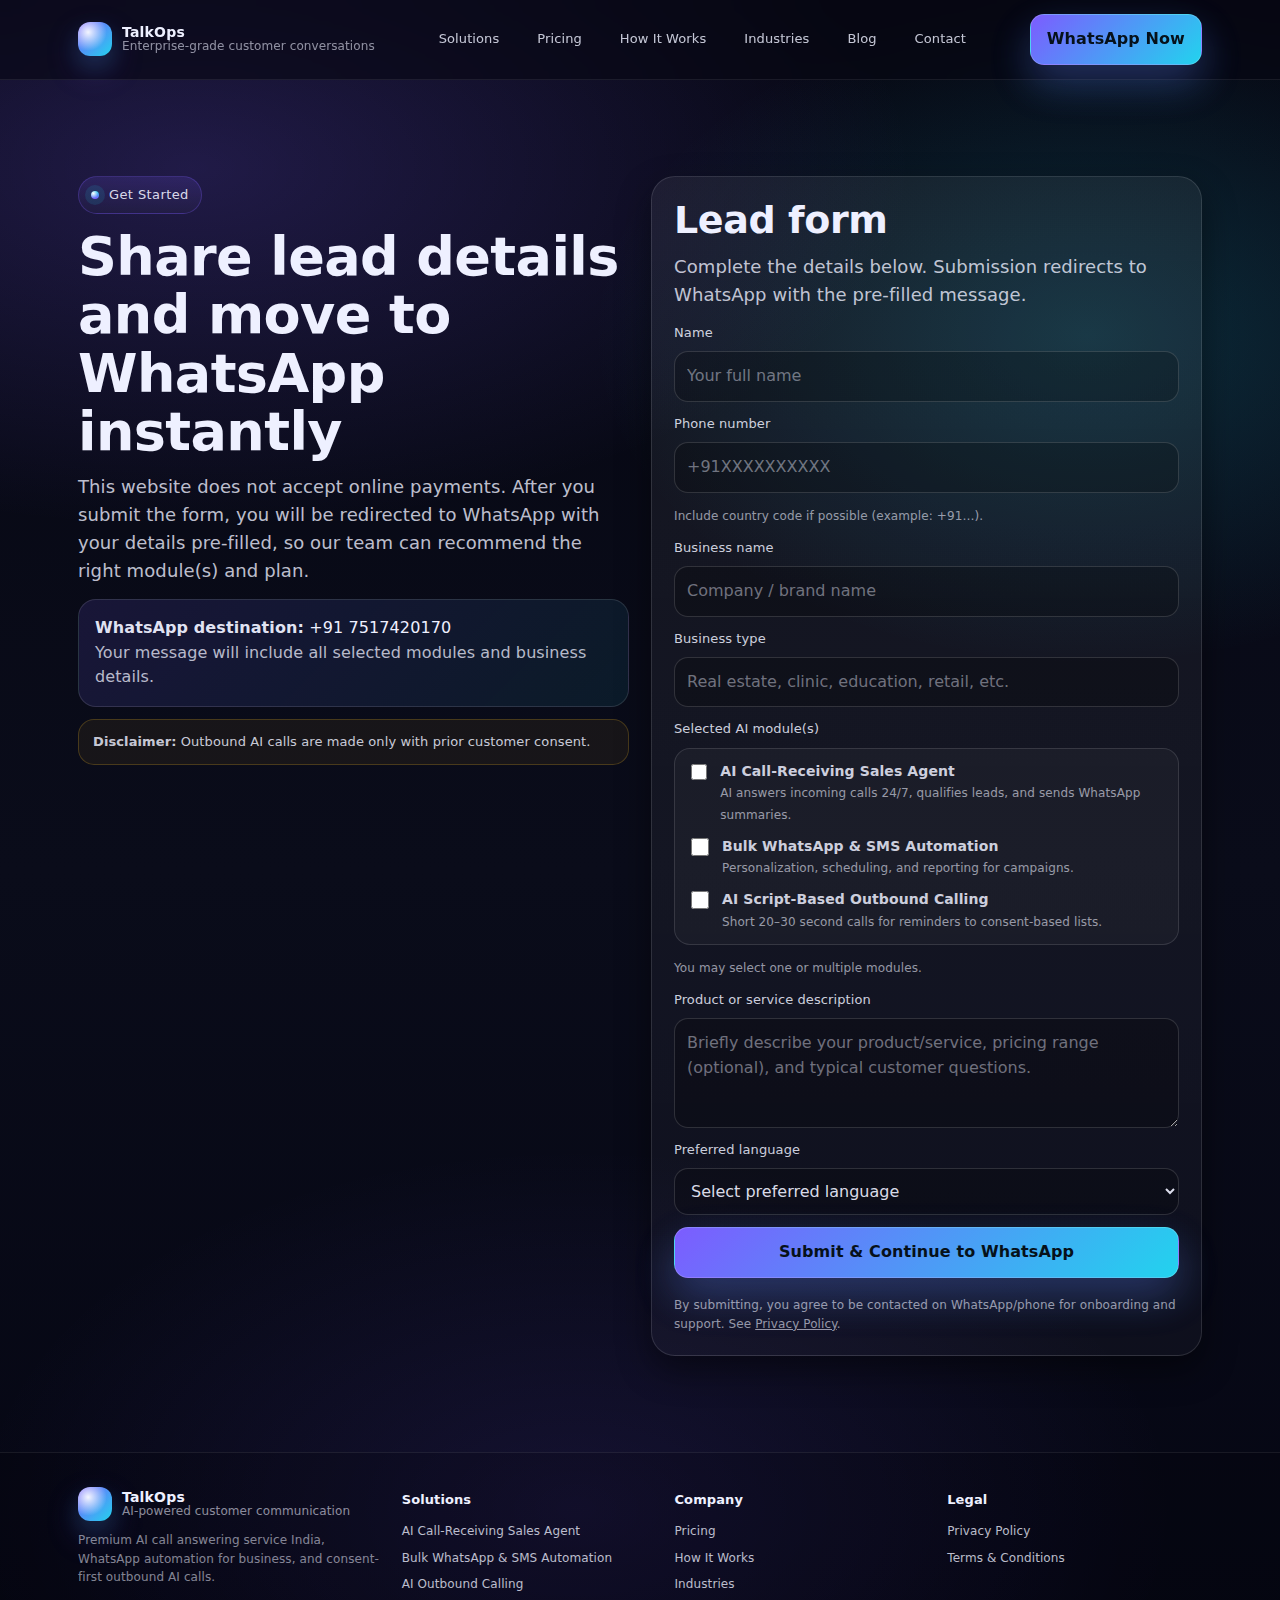
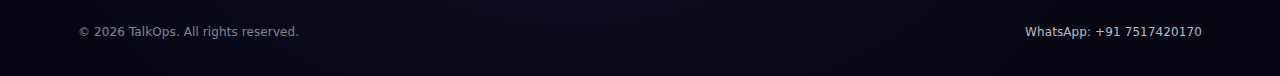
<file: get-started.html>
<!doctype html>
<html lang="en">
  <head>
    <meta charset="utf-8" />
    <meta name="viewport" content="width=device-width, initial-scale=1" />
    <meta name="theme-color" content="#060712" />
    <title>Get Started | Share Lead Details (Redirects to WhatsApp)</title>
    <meta
      name="description"
      content="Submit your business details and preferred AI module(s). After submission, you will be redirected to WhatsApp with your lead details pre-filled."
    />
    <meta
      name="keywords"
      content="AI call answering service India, AI voice agent for business, WhatsApp automation for business, AI sales agent India"
    />
    <link rel="icon" href="/assets/img/favicon.svg" type="image/svg+xml" />
    <link rel="stylesheet" href="/assets/css/styles.css" />
    <script type="application/ld+json">
      {
        "@context": "https://schema.org",
        "@type": "ContactPage",
        "name": "Get Started",
        "url": "/get-started.html"
      }
    </script>
  </head>
  <body>
    <a class="skip-link" href="#main">Skip to content</a>

    <header class="topbar">
      <div class="container">
        <nav class="nav" aria-label="Primary">
          <a class="brand" href="/index.html">
            <span class="brand-mark" aria-hidden="true"></span>
            <span class="brand-name">
              <strong>TalkOps</strong>
              <span>Enterprise-grade customer conversations</span>
            </span>
          </a>

          <div class="nav-links" aria-label="Site">
            <a href="/solutions/">Solutions</a>
            <a href="/pricing.html">Pricing</a>
            <a href="/how-it-works.html">How It Works</a>
            <a href="/industries.html">Industries</a>
            <a href="/blog/">Blog</a>
            <a href="/contact.html">Contact</a>
          </div>

          <div class="nav-cta">
            <a class="btn btn-primary cta-whatsapp" data-intent="Get Started (Top CTA)" href="/get-started.html">WhatsApp Now</a>
            <button class="menu-btn" type="button" data-menu-btn aria-label="Open menu" aria-expanded="false">
              <svg viewBox="0 0 24 24" fill="none" aria-hidden="true">
                <path d="M4 7h16M4 12h16M4 17h16" stroke="currentColor" stroke-width="2" stroke-linecap="round" />
              </svg>
            </button>
          </div>
        </nav>

        <div class="mobile-panel" aria-label="Mobile">
          <a href="/solutions/">Solutions</a>
          <a href="/pricing.html">Pricing</a>
          <a href="/how-it-works.html">How It Works</a>
          <a href="/industries.html">Industries</a>
          <a href="/blog/">Blog</a>
          <a href="/contact.html">Contact</a>
          <div class="divider"></div>
          <a class="cta-whatsapp" data-intent="WhatsApp Now (Mobile)" href="/get-started.html">WhatsApp Now</a>
        </div>
      </div>
    </header>

    <main id="main">
      <section class="section">
        <div class="container">
          <div class="split">
            <div class="reveal">
              <div class="eyebrow"><span class="dot" aria-hidden="true"></span>Get Started</div>
              <h1 style="margin-top: 14px">Share lead details and move to WhatsApp instantly</h1>
              <p class="lead" style="margin-top: 12px">
                This website does not accept online payments. After you submit the form, you will be redirected to WhatsApp with your details pre-filled,
                so our team can recommend the right module(s) and plan.
              </p>
              <div class="callout" style="margin-top: 14px">
                <strong>WhatsApp destination:</strong> +91 7517420170<br />
                <span style="color: rgba(238,240,255,.76)">Your message will include all selected modules and business details.</span>
              </div>
              <div class="disclaimer" style="margin-top: 12px">
                <strong>Disclaimer:</strong> Outbound AI calls are made only with prior customer consent.
              </div>
            </div>

            <section class="panel reveal" aria-label="Lead form">
              <h2>Lead form</h2>
              <p class="lead">Complete the details below. Submission redirects to WhatsApp with the pre-filled message.</p>

              <form id="lead-form" class="form" autocomplete="on">
                <div class="field">
                  <label for="name">Name</label>
                  <input id="name" name="name" placeholder="Your full name" required />
                </div>

                <div class="field">
                  <label for="phone">Phone number</label>
                  <input
                    id="phone"
                    name="phone"
                    inputmode="tel"
                    placeholder="+91XXXXXXXXXX"
                    required
                    pattern="^[0-9+\\s()-]{8,}$"
                    aria-describedby="phone-hint"
                  />
                  <div id="phone-hint" class="hint">Include country code if possible (example: +91…).</div>
                </div>

                <div class="field">
                  <label for="businessName">Business name</label>
                  <input id="businessName" name="businessName" placeholder="Company / brand name" required />
                </div>

                <div class="field">
                  <label for="businessType">Business type</label>
                  <input id="businessType" name="businessType" placeholder="Real estate, clinic, education, retail, etc." required />
                </div>

                <div class="field">
                  <label>Selected AI module(s)</label>
                  <div class="choices" role="group" aria-label="Selected AI modules">
                    <label class="choice">
                      <input type="checkbox" name="modules" value="AI Call-Receiving Sales Agent (Inbound Calls)" />
                      <span>
                        <strong>AI Call-Receiving Sales Agent</strong><br />
                        <span class="hint">AI answers incoming calls 24/7, qualifies leads, and sends WhatsApp summaries.</span>
                      </span>
                    </label>
                    <label class="choice">
                      <input type="checkbox" name="modules" value="Bulk WhatsApp & SMS Automation" />
                      <span>
                        <strong>Bulk WhatsApp & SMS Automation</strong><br />
                        <span class="hint">Personalization, scheduling, and reporting for campaigns.</span>
                      </span>
                    </label>
                    <label class="choice">
                      <input type="checkbox" name="modules" value="AI Script-Based Outbound Calling (Consent-based)" />
                      <span>
                        <strong>AI Script-Based Outbound Calling</strong><br />
                        <span class="hint">Short 20–30 second calls for reminders to consent-based lists.</span>
                      </span>
                    </label>
                  </div>
                  <div class="hint">You may select one or multiple modules.</div>
                </div>

                <div class="field">
                  <label for="description">Product or service description</label>
                  <textarea
                    id="description"
                    name="description"
                    placeholder="Briefly describe your product/service, pricing range (optional), and typical customer questions."
                  ></textarea>
                </div>

                <div class="field">
                  <label for="language">Preferred language</label>
                  <select id="language" name="language" required>
                    <option value="" selected disabled>Select preferred language</option>
                    <option value="Hindi">Hindi</option>
                    <option value="Hinglish">Hinglish</option>
                    <option value="English">English</option>
                  </select>
                </div>

                <button class="btn btn-primary" type="submit">Submit & Continue to WhatsApp</button>
                <div class="hint">
                  By submitting, you agree to be contacted on WhatsApp/phone for onboarding and support. See
                  <a href="/privacy-policy.html" style="text-decoration: underline">Privacy Policy</a>.
                </div>
              </form>
            </section>
          </div>
        </div>
      </section>
    </main>

    <footer class="footer">
      <div class="container">
        <div class="footer-grid">
          <div>
            <div class="brand" style="min-width:auto">
              <span class="brand-mark" aria-hidden="true"></span>
              <span class="brand-name">
                <strong>TalkOps</strong>
                <span>AI-powered customer communication</span>
              </span>
            </div>
            <p class="fineprint" style="margin-top: 10px">
              Premium AI call answering service India, WhatsApp automation for business, and consent-first outbound AI calls.
            </p>
          </div>
          <div>
            <strong style="font-size: 13px">Solutions</strong>
            <div class="fineprint" style="display:grid; gap:8px; margin-top: 10px">
              <a href="/solutions/ai-call-receiving-sales-agent.html">AI Call-Receiving Sales Agent</a>
              <a href="/solutions/bulk-whatsapp-sms-automation.html">Bulk WhatsApp & SMS Automation</a>
              <a href="/solutions/ai-outbound-calling.html">AI Outbound Calling</a>
            </div>
          </div>
          <div>
            <strong style="font-size: 13px">Company</strong>
            <div class="fineprint" style="display:grid; gap:8px; margin-top: 10px">
              <a href="/pricing.html">Pricing</a>
              <a href="/how-it-works.html">How It Works</a>
              <a href="/industries.html">Industries</a>
            </div>
          </div>
          <div>
            <strong style="font-size: 13px">Legal</strong>
            <div class="fineprint" style="display:grid; gap:8px; margin-top: 10px">
              <a href="/privacy-policy.html">Privacy Policy</a>
              <a href="/terms.html">Terms & Conditions</a>
            </div>
          </div>
        </div>
        <div class="fineprint" style="display:flex; flex-wrap:wrap; gap:10px; justify-content:space-between; margin-top: 22px">
          <span>© <span data-year></span> TalkOps. All rights reserved.</span>
          <a class="cta-whatsapp" data-intent="Contact sales from get-started" href="/contact.html">WhatsApp: +91 7517420170</a>
        </div>
      </div>
    </footer>

    <script src="/assets/js/main.js" defer></script>
  </body>
</html>
</file>
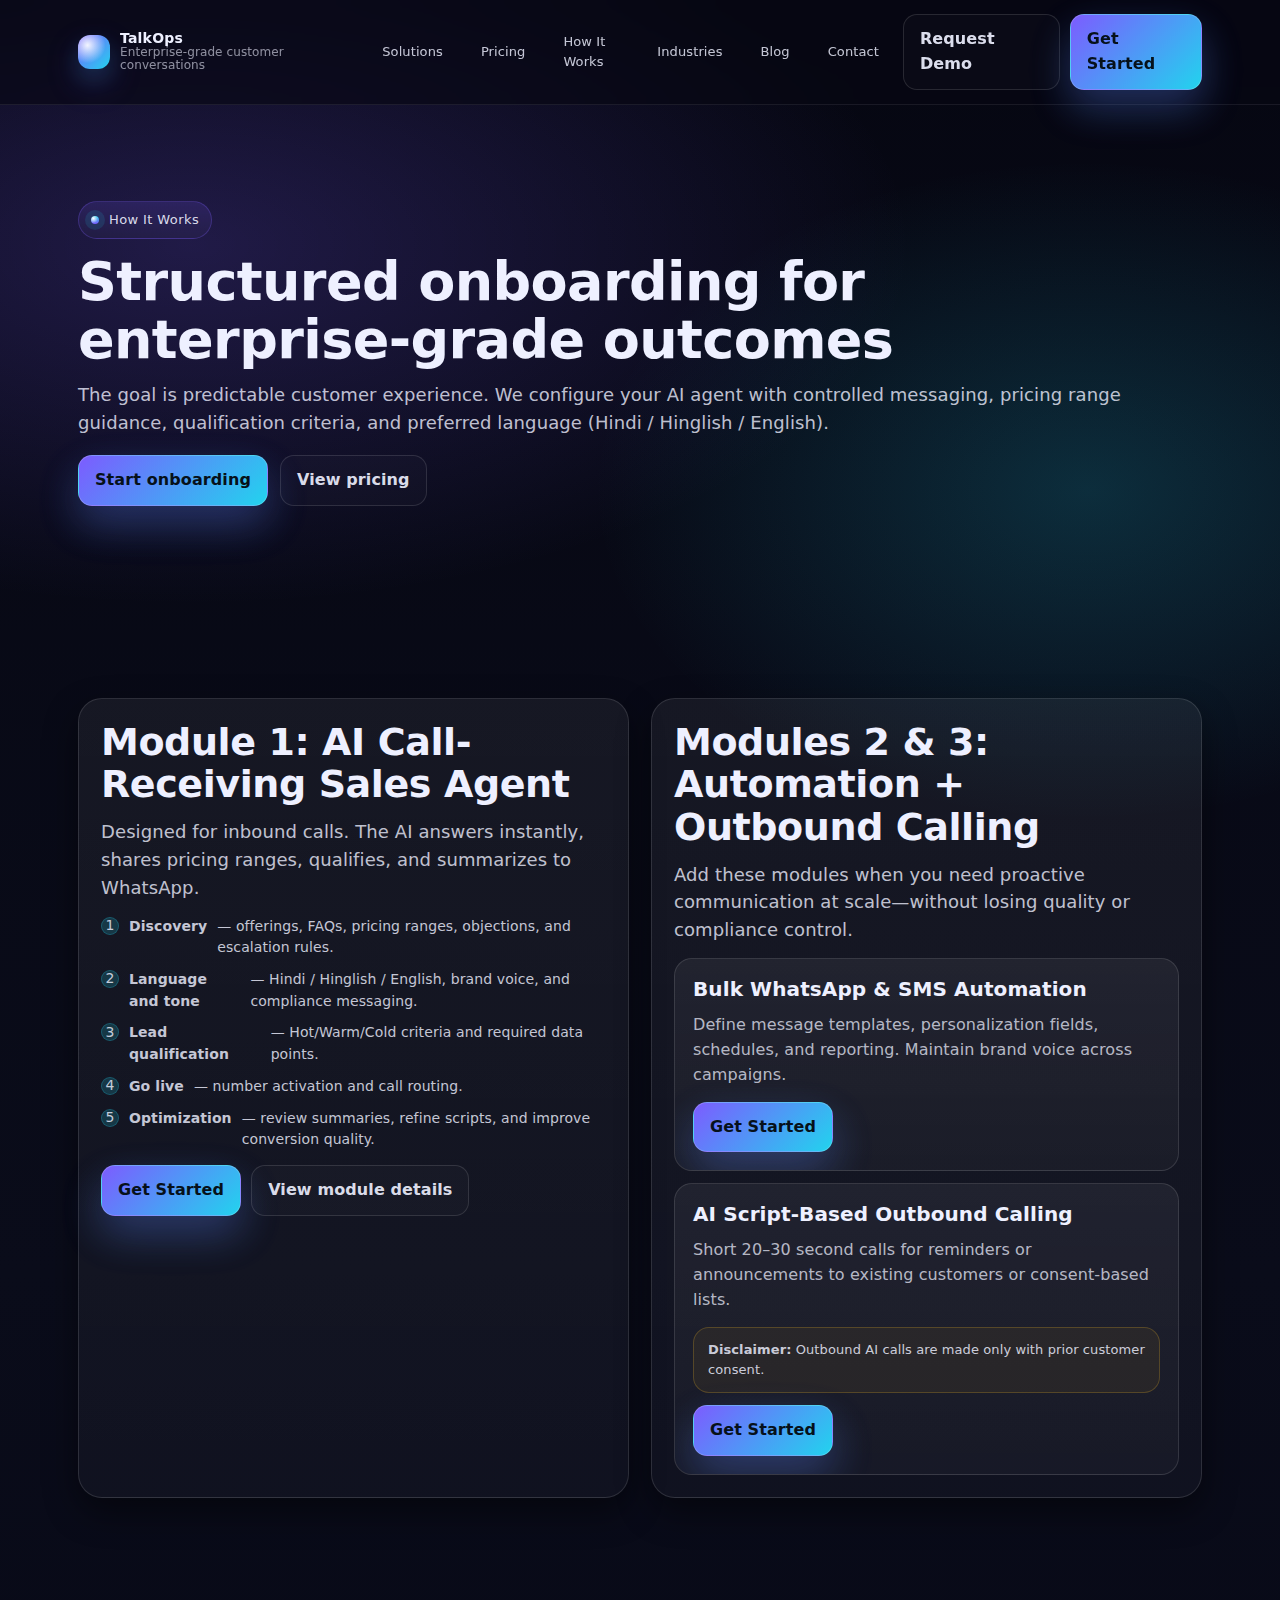
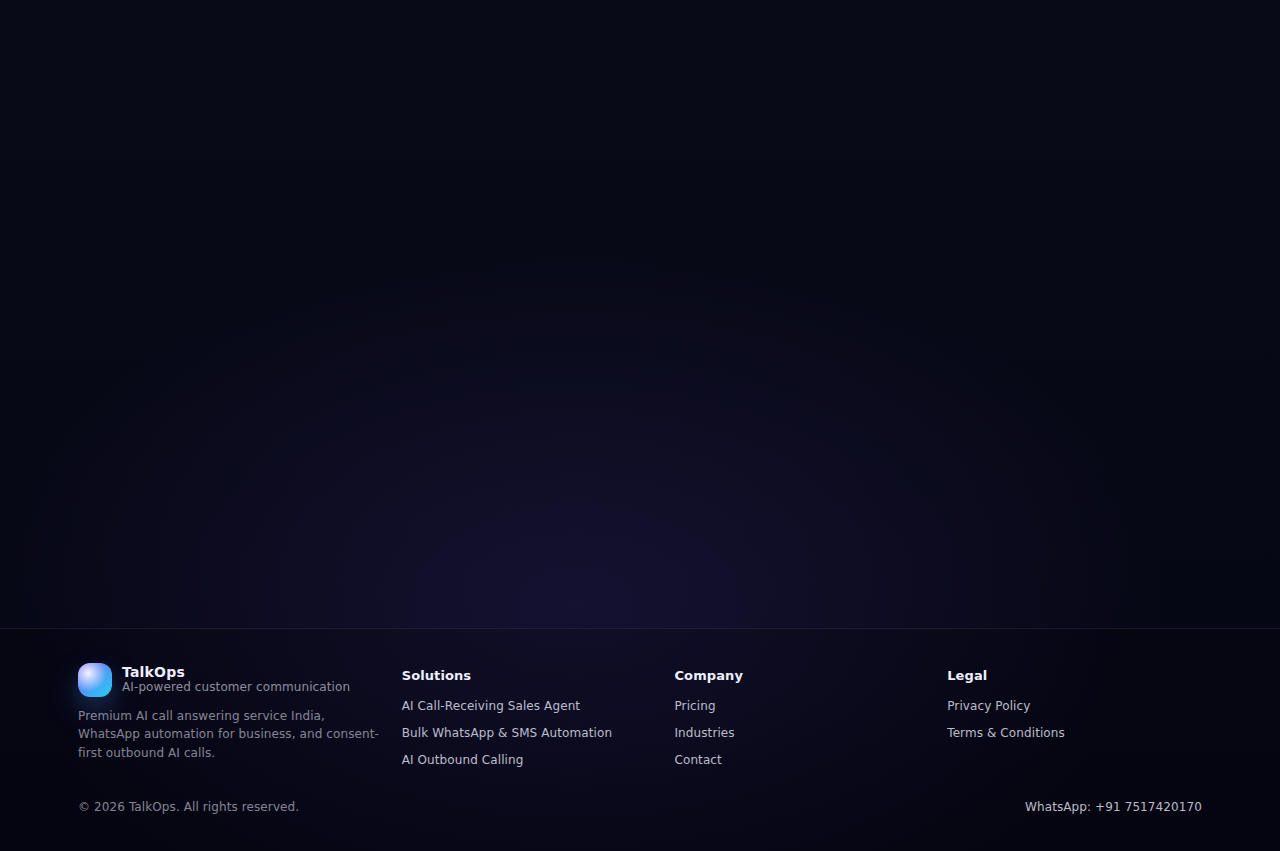
<file: how-it-works.html>
<!doctype html>
<html lang="en">
  <head>
    <meta charset="utf-8" />
    <meta name="viewport" content="width=device-width, initial-scale=1" />
    <meta name="theme-color" content="#060712" />
    <title>How It Works | AI Voice Agent, WhatsApp Automation, Consent-Based Outbound AI Calling</title>
    <meta
      name="description"
      content="See how the AI call receiving sales agent, WhatsApp & SMS automation, and consent-based outbound AI calling are set up. Structured onboarding with language and pricing-range control."
    />
    <meta
      name="keywords"
      content="AI voice agent for business, AI call answering service India, WhatsApp automation for business, AI sales agent India"
    />
    <link rel="icon" href="/assets/img/favicon.svg" type="image/svg+xml" />
    <link rel="stylesheet" href="/assets/css/styles.css" />
    <script type="application/ld+json">
      {
        "@context": "https://schema.org",
        "@type": "WebPage",
        "name": "How It Works",
        "url": "/how-it-works.html"
      }
    </script>
  </head>
  <body>
    <a class="skip-link" href="#main">Skip to content</a>

    <header class="topbar">
      <div class="container">
        <nav class="nav" aria-label="Primary">
          <a class="brand" href="/index.html">
            <span class="brand-mark" aria-hidden="true"></span>
            <span class="brand-name">
              <strong>TalkOps</strong>
              <span>Enterprise-grade customer conversations</span>
            </span>
          </a>

          <div class="nav-links" aria-label="Site">
            <a href="/solutions/">Solutions</a>
            <a href="/pricing.html">Pricing</a>
            <a href="/how-it-works.html">How It Works</a>
            <a href="/industries.html">Industries</a>
            <a href="/blog/">Blog</a>
            <a href="/contact.html">Contact</a>
          </div>

          <div class="nav-cta">
            <a class="btn btn-ghost cta-whatsapp" data-intent="Request demo" href="/get-started.html">Request Demo</a>
            <a class="btn btn-primary cta-whatsapp" data-intent="Get Started" href="/get-started.html">Get Started</a>
            <button class="menu-btn" type="button" data-menu-btn aria-label="Open menu" aria-expanded="false">
              <svg viewBox="0 0 24 24" fill="none" aria-hidden="true">
                <path d="M4 7h16M4 12h16M4 17h16" stroke="currentColor" stroke-width="2" stroke-linecap="round" />
              </svg>
            </button>
          </div>
        </nav>

        <div class="mobile-panel" aria-label="Mobile">
          <a href="/solutions/">Solutions</a>
          <a href="/pricing.html">Pricing</a>
          <a href="/how-it-works.html">How It Works</a>
          <a href="/industries.html">Industries</a>
          <a href="/blog/">Blog</a>
          <a href="/contact.html">Contact</a>
          <div class="divider"></div>
          <a class="cta-whatsapp" data-intent="Request demo" href="/get-started.html">Request Demo</a>
          <a class="cta-whatsapp" data-intent="Get Started" href="/get-started.html">Get Started</a>
        </div>
      </div>
    </header>

    <main id="main">
      <section class="section">
        <div class="container">
          <div class="reveal">
            <div class="eyebrow"><span class="dot" aria-hidden="true"></span>How It Works</div>
            <h1 style="margin-top: 14px">Structured onboarding for enterprise-grade outcomes</h1>
            <p class="lead" style="margin-top: 12px">
              The goal is predictable customer experience. We configure your AI agent with controlled messaging, pricing range guidance,
              qualification criteria, and preferred language (Hindi / Hinglish / English).
            </p>
            <div class="hero-cta">
              <a class="btn btn-primary cta-whatsapp" data-intent="Start onboarding" href="/get-started.html">Start onboarding</a>
              <a class="btn btn-ghost" href="/pricing.html">View pricing</a>
            </div>
          </div>
        </div>
      </section>

      <section class="section">
        <div class="container">
          <div class="split">
            <section class="panel reveal" aria-label="Inbound AI setup">
              <h2>Module 1: AI Call-Receiving Sales Agent</h2>
              <p class="lead">
                Designed for inbound calls. The AI answers instantly, shares pricing ranges, qualifies, and summarizes to WhatsApp.
              </p>
              <ol class="list" style="margin-top: 12px">
                <li><span class="check" aria-hidden="true">1</span><strong>Discovery</strong> — offerings, FAQs, pricing ranges, objections, and escalation rules.</li>
                <li><span class="check" aria-hidden="true">2</span><strong>Language and tone</strong> — Hindi / Hinglish / English, brand voice, and compliance messaging.</li>
                <li><span class="check" aria-hidden="true">3</span><strong>Lead qualification</strong> — Hot/Warm/Cold criteria and required data points.</li>
                <li><span class="check" aria-hidden="true">4</span><strong>Go live</strong> — number activation and call routing.</li>
                <li><span class="check" aria-hidden="true">5</span><strong>Optimization</strong> — review summaries, refine scripts, and improve conversion quality.</li>
              </ol>
              <div style="margin-top: 14px; display:flex; gap:10px; flex-wrap:wrap">
                <a class="btn btn-primary cta-whatsapp" data-intent="Get Started (Inbound)" data-module="AI Call-Receiving Sales Agent" href="/get-started.html"
                  >Get Started</a
                >
                <a class="btn btn-ghost" href="/solutions/ai-call-receiving-sales-agent.html">View module details</a>
              </div>
            </section>

            <section class="panel reveal" aria-label="Automation and outbound setup">
              <h2>Modules 2 & 3: Automation + Outbound Calling</h2>
              <p class="lead">
                Add these modules when you need proactive communication at scale—without losing quality or compliance control.
              </p>
              <div class="cards" style="margin-top: 12px; grid-template-columns:1fr; gap:12px">
                <div class="card" style="box-shadow:none">
                  <div class="card-inner">
                    <h3>Bulk WhatsApp & SMS Automation</h3>
                    <p>Define message templates, personalization fields, schedules, and reporting. Maintain brand voice across campaigns.</p>
                    <div style="margin-top: 12px">
                      <a
                        class="btn btn-primary cta-whatsapp"
                        data-intent="Get Started (Automation)"
                        data-module="Bulk WhatsApp & SMS Automation"
                        href="/get-started.html"
                        >Get Started</a
                      >
                    </div>
                  </div>
                </div>
                <div class="card" style="box-shadow:none">
                  <div class="card-inner">
                    <h3>AI Script-Based Outbound Calling</h3>
                    <p>Short 20–30 second calls for reminders or announcements to existing customers or consent-based lists.</p>
                    <div class="disclaimer" style="margin-top: 10px">
                      <strong>Disclaimer:</strong> Outbound AI calls are made only with prior customer consent.
                    </div>
                    <div style="margin-top: 12px">
                      <a
                        class="btn btn-primary cta-whatsapp"
                        data-intent="Get Started (Outbound)"
                        data-module="AI Script-Based Outbound Calling"
                        href="/get-started.html"
                        >Get Started</a
                      >
                    </div>
                  </div>
                </div>
              </div>
            </section>
          </div>
        </div>
      </section>

      <section class="section">
        <div class="container">
          <div class="panel reveal">
            <h2>What you receive</h2>
            <p class="lead">An implementation designed for clarity, accountability, and measurable business impact.</p>
            <table class="table" style="margin-top: 14px">
              <thead>
                <tr>
                  <th>Deliverable</th>
                  <th>Why it matters</th>
                </tr>
              </thead>
              <tbody>
                <tr>
                  <td>AI call flow and knowledge base</td>
                  <td>Ensures accurate answers, consistent messaging, and controlled pricing-range communication.</td>
                </tr>
                <tr>
                  <td>Lead qualification framework</td>
                  <td>Standardizes “Hot/Warm/Cold” scoring and ensures your team receives actionable details.</td>
                </tr>
                <tr>
                  <td>WhatsApp summaries and follow-up prompts</td>
                  <td>Improves response speed, visibility, and team alignment on next steps.</td>
                </tr>
                <tr>
                  <td>Consent-first outbound setup (if selected)</td>
                  <td>Protects customer trust and keeps outbound AI calls aligned with responsible communication.</td>
                </tr>
              </tbody>
            </table>
            <div style="margin-top: 14px; display:flex; gap:10px; flex-wrap:wrap">
              <a class="btn btn-primary cta-whatsapp" data-intent="Share requirements" href="/get-started.html">Share requirements</a>
              <a class="btn btn-ghost" href="/contact.html">Contact</a>
            </div>
          </div>
        </div>
      </section>
    </main>

    <footer class="footer">
      <div class="container">
        <div class="footer-grid">
          <div>
            <div class="brand" style="min-width:auto">
              <span class="brand-mark" aria-hidden="true"></span>
              <span class="brand-name">
                <strong>TalkOps</strong>
                <span>AI-powered customer communication</span>
              </span>
            </div>
            <p class="fineprint" style="margin-top: 10px">
              Premium AI call answering service India, WhatsApp automation for business, and consent-first outbound AI calls.
            </p>
          </div>
          <div>
            <strong style="font-size: 13px">Solutions</strong>
            <div class="fineprint" style="display:grid; gap:8px; margin-top: 10px">
              <a href="/solutions/ai-call-receiving-sales-agent.html">AI Call-Receiving Sales Agent</a>
              <a href="/solutions/bulk-whatsapp-sms-automation.html">Bulk WhatsApp & SMS Automation</a>
              <a href="/solutions/ai-outbound-calling.html">AI Outbound Calling</a>
            </div>
          </div>
          <div>
            <strong style="font-size: 13px">Company</strong>
            <div class="fineprint" style="display:grid; gap:8px; margin-top: 10px">
              <a href="/pricing.html">Pricing</a>
              <a href="/industries.html">Industries</a>
              <a href="/contact.html">Contact</a>
            </div>
          </div>
          <div>
            <strong style="font-size: 13px">Legal</strong>
            <div class="fineprint" style="display:grid; gap:8px; margin-top: 10px">
              <a href="/privacy-policy.html">Privacy Policy</a>
              <a href="/terms.html">Terms & Conditions</a>
            </div>
          </div>
        </div>
        <div class="fineprint" style="display:flex; flex-wrap:wrap; gap:10px; justify-content:space-between; margin-top: 22px">
          <span>© <span data-year></span> TalkOps. All rights reserved.</span>
          <a class="cta-whatsapp" data-intent="Contact sales from how-it-works" href="/contact.html">WhatsApp: +91 7517420170</a>
        </div>
      </div>
    </footer>

    <script src="/assets/js/main.js" defer></script>
  </body>
</html>
</file>
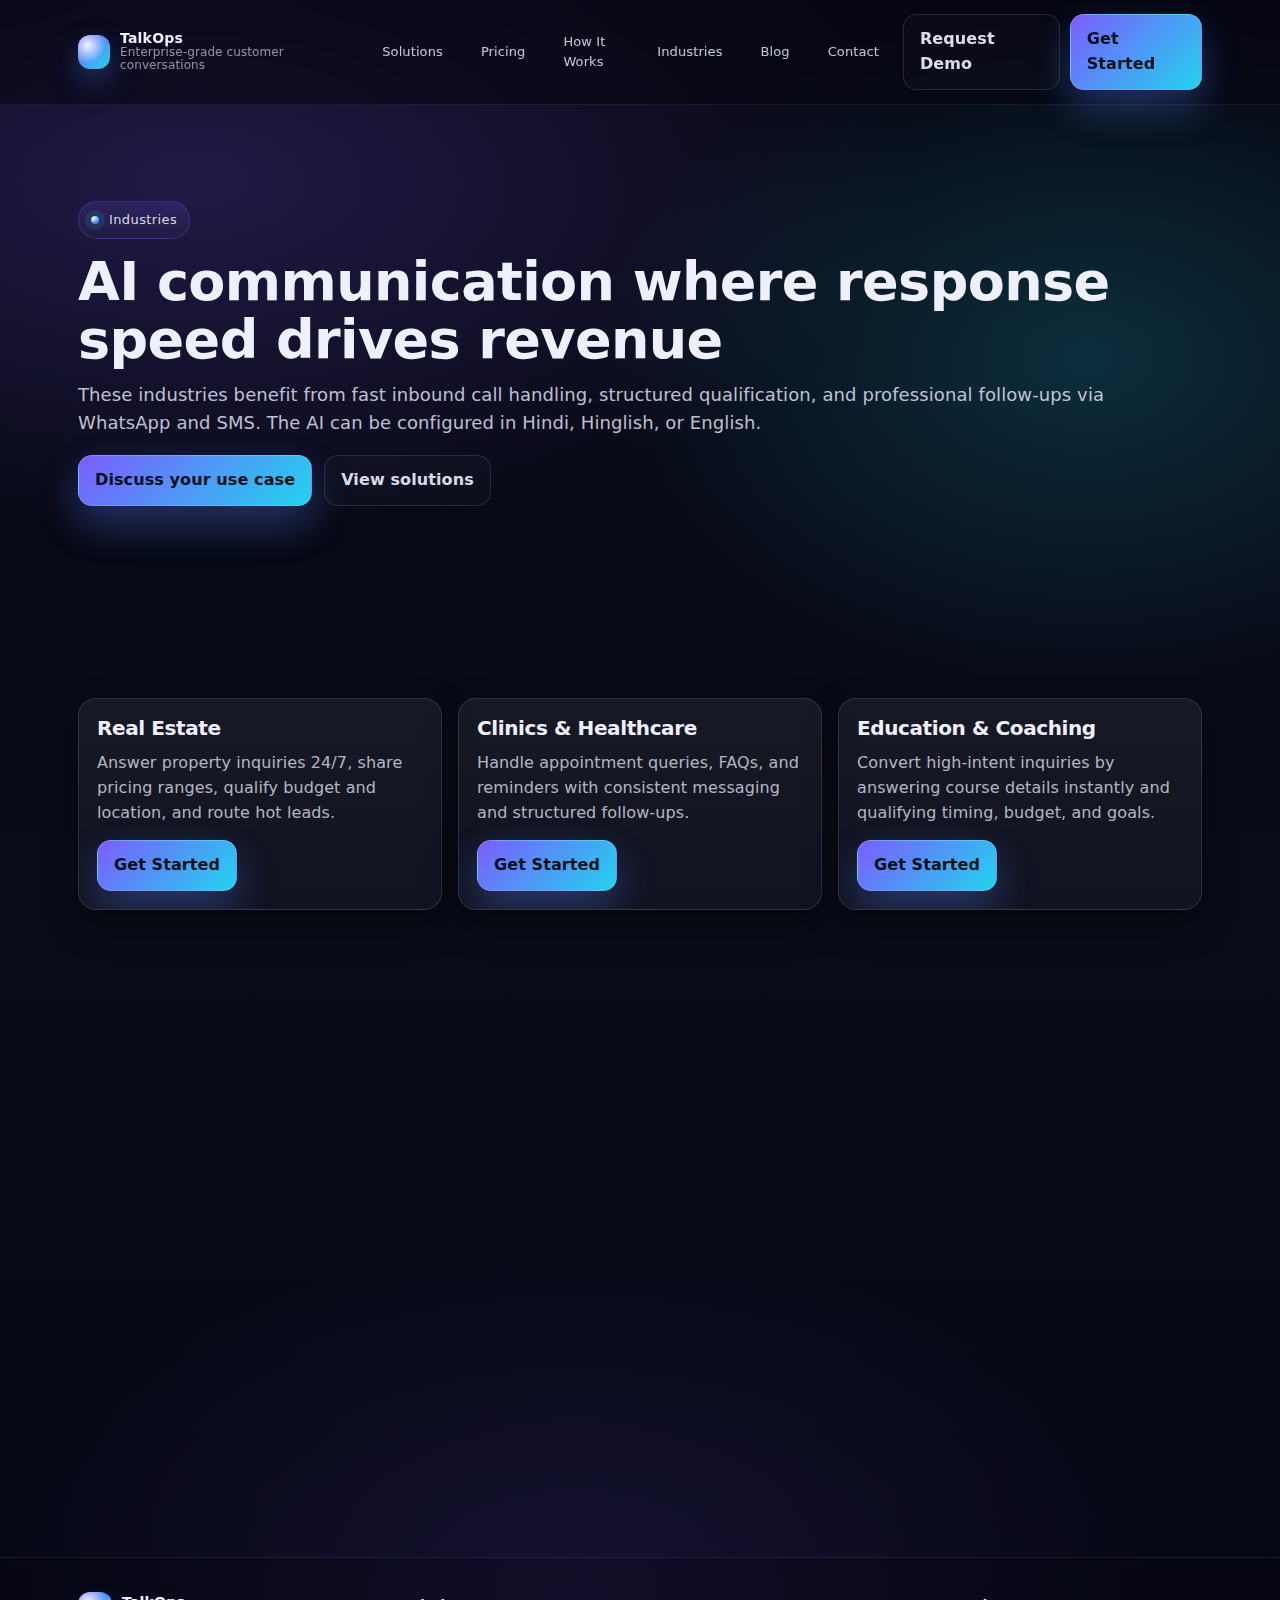
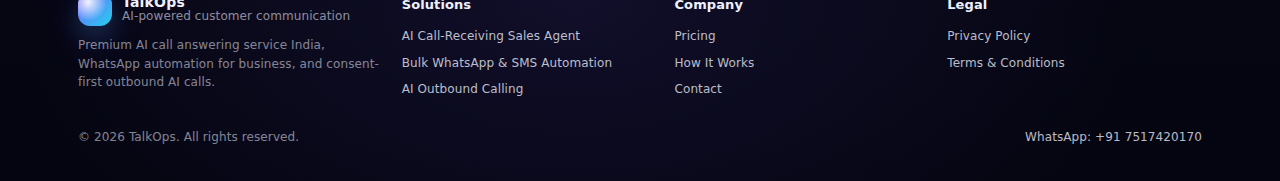
<file: industries.html>
<!doctype html>
<html lang="en">
  <head>
    <meta charset="utf-8" />
    <meta name="viewport" content="width=device-width, initial-scale=1" />
    <meta name="theme-color" content="#060712" />
    <title>Industries | AI Customer Communication for High-Intent Lead Handling</title>
    <meta
      name="description"
      content="Industries that benefit from AI call answering, WhatsApp automation, and consent-based outbound AI calling. Designed for high-intent inquiries and premium sales workflows."
    />
    <meta
      name="keywords"
      content="AI call answering service India, AI voice agent for business, WhatsApp automation for business, AI sales agent India"
    />
    <link rel="icon" href="/assets/img/favicon.svg" type="image/svg+xml" />
    <link rel="stylesheet" href="/assets/css/styles.css" />
    <script type="application/ld+json">
      {
        "@context": "https://schema.org",
        "@type": "WebPage",
        "name": "Industries",
        "url": "/industries.html"
      }
    </script>
  </head>
  <body>
    <a class="skip-link" href="#main">Skip to content</a>

    <header class="topbar">
      <div class="container">
        <nav class="nav" aria-label="Primary">
          <a class="brand" href="/index.html">
            <span class="brand-mark" aria-hidden="true"></span>
            <span class="brand-name">
              <strong>TalkOps</strong>
              <span>Enterprise-grade customer conversations</span>
            </span>
          </a>

          <div class="nav-links" aria-label="Site">
            <a href="/solutions/">Solutions</a>
            <a href="/pricing.html">Pricing</a>
            <a href="/how-it-works.html">How It Works</a>
            <a href="/industries.html">Industries</a>
            <a href="/blog/">Blog</a>
            <a href="/contact.html">Contact</a>
          </div>

          <div class="nav-cta">
            <a class="btn btn-ghost cta-whatsapp" data-intent="Request demo" href="/get-started.html">Request Demo</a>
            <a class="btn btn-primary cta-whatsapp" data-intent="Get Started" href="/get-started.html">Get Started</a>
            <button class="menu-btn" type="button" data-menu-btn aria-label="Open menu" aria-expanded="false">
              <svg viewBox="0 0 24 24" fill="none" aria-hidden="true">
                <path d="M4 7h16M4 12h16M4 17h16" stroke="currentColor" stroke-width="2" stroke-linecap="round" />
              </svg>
            </button>
          </div>
        </nav>

        <div class="mobile-panel" aria-label="Mobile">
          <a href="/solutions/">Solutions</a>
          <a href="/pricing.html">Pricing</a>
          <a href="/how-it-works.html">How It Works</a>
          <a href="/industries.html">Industries</a>
          <a href="/blog/">Blog</a>
          <a href="/contact.html">Contact</a>
          <div class="divider"></div>
          <a class="cta-whatsapp" data-intent="Request demo" href="/get-started.html">Request Demo</a>
          <a class="cta-whatsapp" data-intent="Get Started" href="/get-started.html">Get Started</a>
        </div>
      </div>
    </header>

    <main id="main">
      <section class="section">
        <div class="container">
          <div class="reveal">
            <div class="eyebrow"><span class="dot" aria-hidden="true"></span>Industries</div>
            <h1 style="margin-top: 14px">AI communication where response speed drives revenue</h1>
            <p class="lead" style="margin-top: 12px">
              These industries benefit from fast inbound call handling, structured qualification, and professional follow-ups via WhatsApp and SMS.
              The AI can be configured in Hindi, Hinglish, or English.
            </p>
            <div class="hero-cta">
              <a class="btn btn-primary cta-whatsapp" data-intent="Industry fit consultation" href="/get-started.html">Discuss your use case</a>
              <a class="btn btn-ghost" href="/solutions/">View solutions</a>
            </div>
          </div>
        </div>
      </section>

      <section class="section">
        <div class="container">
          <div class="cards" aria-label="Industry use cases">
            <article class="card reveal">
              <div class="card-inner">
                <h2 style="font-size: 20px">Real Estate</h2>
                <p>Answer property inquiries 24/7, share pricing ranges, qualify budget and location, and route hot leads.</p>
                <a class="btn btn-primary cta-whatsapp" data-intent="Real estate consultation" data-module="AI Call-Receiving Sales Agent" href="/get-started.html"
                  >Get Started</a
                >
              </div>
            </article>

            <article class="card reveal">
              <div class="card-inner">
                <h2 style="font-size: 20px">Clinics & Healthcare</h2>
                <p>Handle appointment queries, FAQs, and reminders with consistent messaging and structured follow-ups.</p>
                <a class="btn btn-primary cta-whatsapp" data-intent="Clinic consultation" data-module="Bulk WhatsApp & SMS Automation" href="/get-started.html"
                  >Get Started</a
                >
              </div>
            </article>

            <article class="card reveal">
              <div class="card-inner">
                <h2 style="font-size: 20px">Education & Coaching</h2>
                <p>Convert high-intent inquiries by answering course details instantly and qualifying timing, budget, and goals.</p>
                <a class="btn btn-primary cta-whatsapp" data-intent="Education consultation" data-module="AI Call-Receiving Sales Agent" href="/get-started.html"
                  >Get Started</a
                >
              </div>
            </article>

            <article class="card reveal">
              <div class="card-inner">
                <h2 style="font-size: 20px">Automotive</h2>
                <p>Manage service inquiries, bookings, pricing-range conversations, and post-visit reminders at scale.</p>
                <a class="btn btn-primary cta-whatsapp" data-intent="Automotive consultation" data-module="AI Script-Based Outbound Calling" href="/get-started.html"
                  >Get Started</a
                >
              </div>
            </article>

            <article class="card reveal">
              <div class="card-inner">
                <h2 style="font-size: 20px">D2C & Retail</h2>
                <p>Run WhatsApp campaigns, order updates, and offers with personalization and measurable reporting.</p>
                <a class="btn btn-primary cta-whatsapp" data-intent="Retail consultation" data-module="Bulk WhatsApp & SMS Automation" href="/get-started.html"
                  >Get Started</a
                >
              </div>
            </article>

            <article class="card reveal">
              <div class="card-inner">
                <h2 style="font-size: 20px">Hospitality</h2>
                <p>Answer booking calls, share rate ranges, confirm details, and drive faster resolution with WhatsApp summaries.</p>
                <a class="btn btn-primary cta-whatsapp" data-intent="Hospitality consultation" data-module="AI Call-Receiving Sales Agent" href="/get-started.html"
                  >Get Started</a
                >
              </div>
            </article>
          </div>

          <div class="panel reveal" style="margin-top: 18px">
            <h2>Enterprise-ready by design</h2>
            <p class="lead">
              For any industry: we prioritize controlled messaging, lead quality, and responsible outreach.
              Outbound AI calls are performed only with prior customer consent.
            </p>
            <div class="disclaimer" style="margin-top: 12px">
              <strong>Disclaimer:</strong> Outbound AI calls are made only with prior customer consent.
            </div>
            <div style="display:flex; gap:10px; flex-wrap:wrap; margin-top: 14px">
              <a class="btn btn-primary cta-whatsapp" data-intent="Get Started (Industries)" href="/get-started.html">Get Started</a>
              <a class="btn btn-ghost" href="/pricing.html">View pricing</a>
            </div>
          </div>
        </div>
      </section>
    </main>

    <footer class="footer">
      <div class="container">
        <div class="footer-grid">
          <div>
            <div class="brand" style="min-width:auto">
              <span class="brand-mark" aria-hidden="true"></span>
              <span class="brand-name">
                <strong>TalkOps</strong>
                <span>AI-powered customer communication</span>
              </span>
            </div>
            <p class="fineprint" style="margin-top: 10px">
              Premium AI call answering service India, WhatsApp automation for business, and consent-first outbound AI calls.
            </p>
          </div>
          <div>
            <strong style="font-size: 13px">Solutions</strong>
            <div class="fineprint" style="display:grid; gap:8px; margin-top: 10px">
              <a href="/solutions/ai-call-receiving-sales-agent.html">AI Call-Receiving Sales Agent</a>
              <a href="/solutions/bulk-whatsapp-sms-automation.html">Bulk WhatsApp & SMS Automation</a>
              <a href="/solutions/ai-outbound-calling.html">AI Outbound Calling</a>
            </div>
          </div>
          <div>
            <strong style="font-size: 13px">Company</strong>
            <div class="fineprint" style="display:grid; gap:8px; margin-top: 10px">
              <a href="/pricing.html">Pricing</a>
              <a href="/how-it-works.html">How It Works</a>
              <a href="/contact.html">Contact</a>
            </div>
          </div>
          <div>
            <strong style="font-size: 13px">Legal</strong>
            <div class="fineprint" style="display:grid; gap:8px; margin-top: 10px">
              <a href="/privacy-policy.html">Privacy Policy</a>
              <a href="/terms.html">Terms & Conditions</a>
            </div>
          </div>
        </div>
        <div class="fineprint" style="display:flex; flex-wrap:wrap; gap:10px; justify-content:space-between; margin-top: 22px">
          <span>© <span data-year></span> TalkOps. All rights reserved.</span>
          <a class="cta-whatsapp" data-intent="Contact sales from industries" href="/contact.html">WhatsApp: +91 7517420170</a>
        </div>
      </div>
    </footer>

    <script src="/assets/js/main.js" defer></script>
  </body>
</html>
</file>
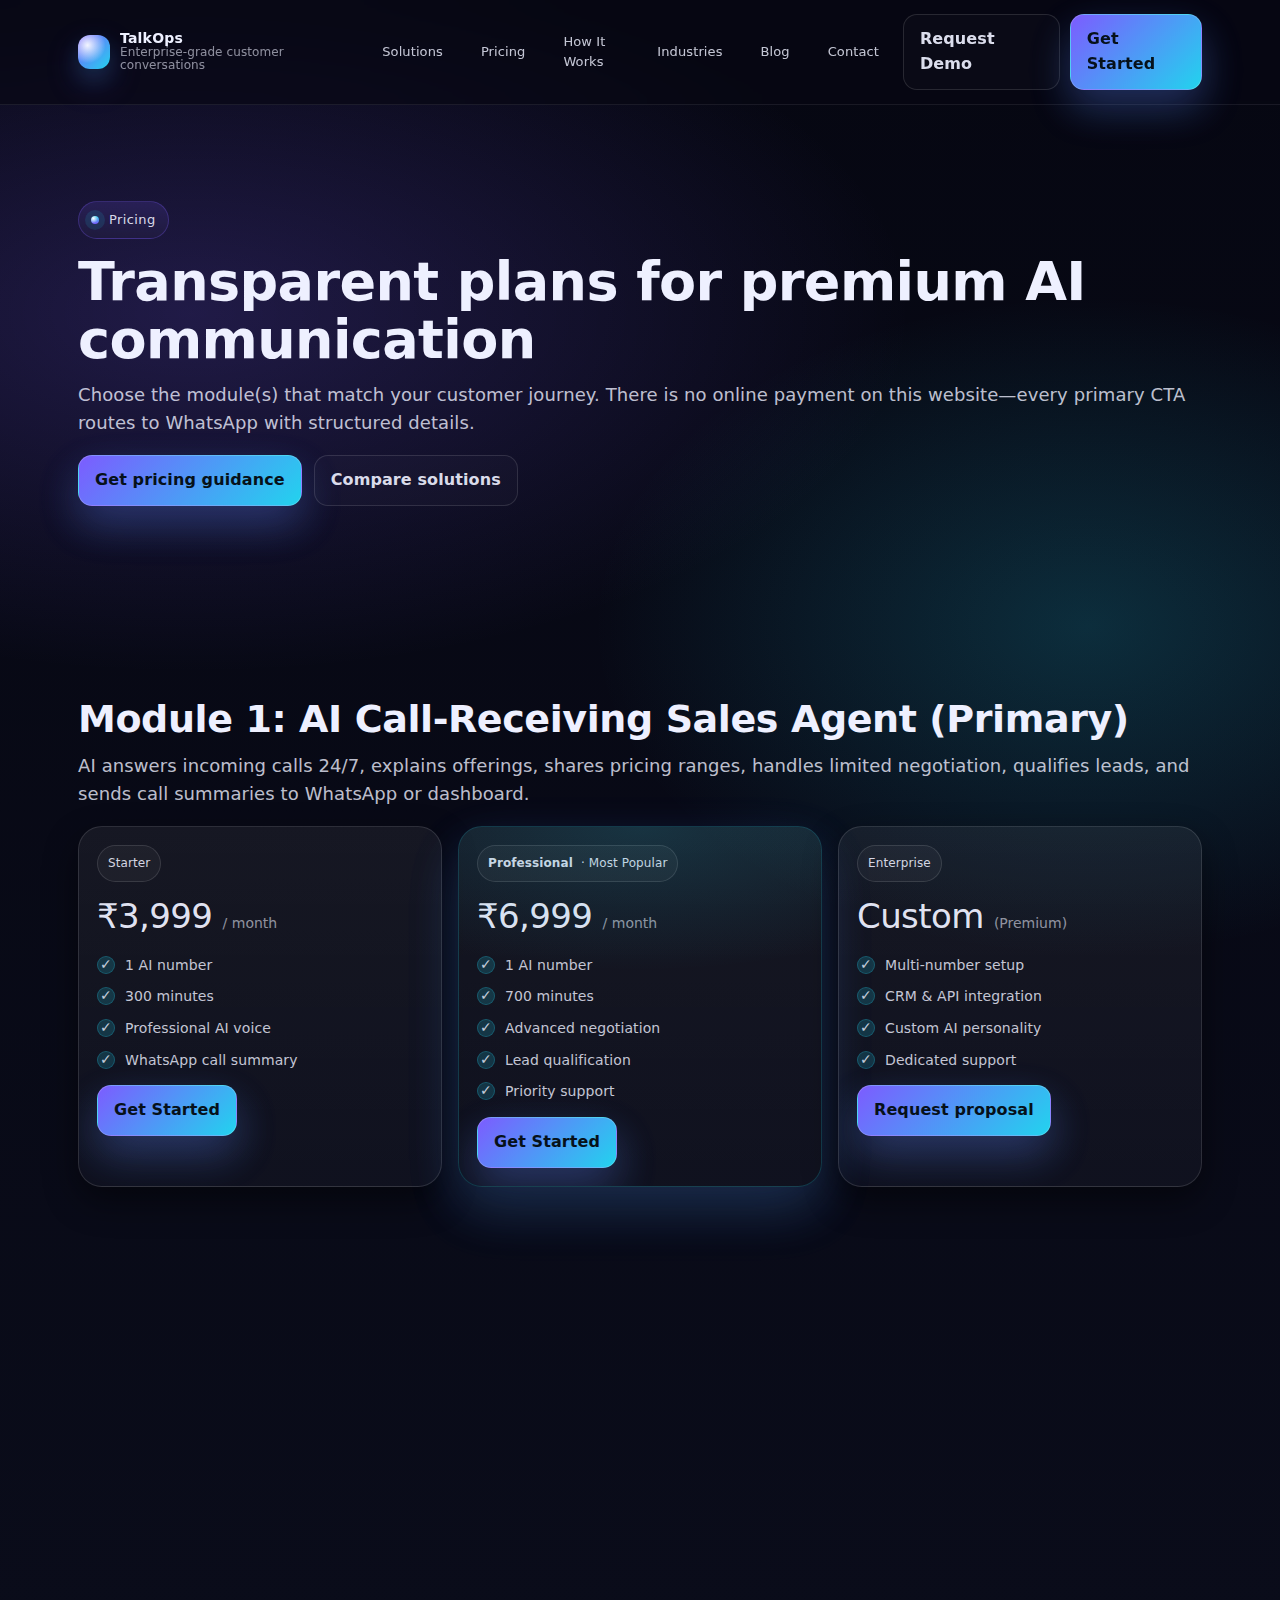
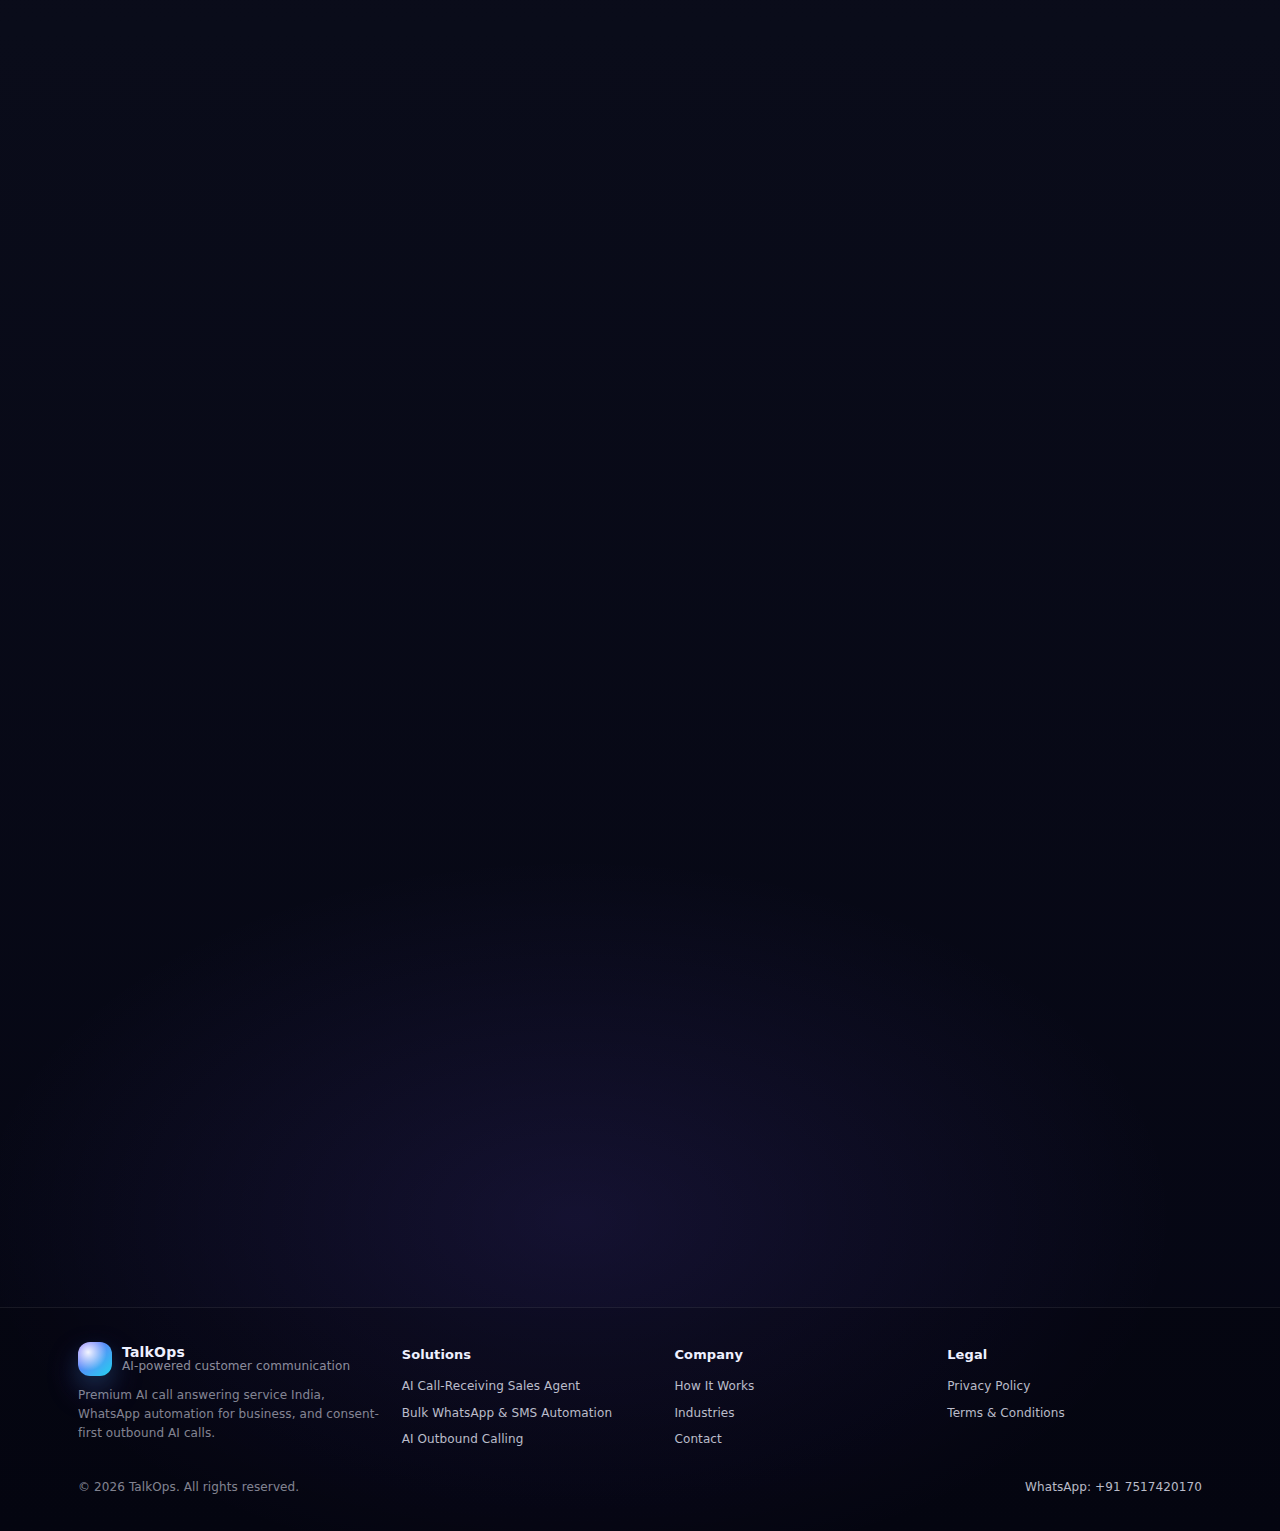
<file: pricing.html>
<!doctype html>
<html lang="en">
  <head>
    <meta charset="utf-8" />
    <meta name="viewport" content="width=device-width, initial-scale=1" />
    <meta name="theme-color" content="#060712" />
    <title>Pricing | AI Call Answering, WhatsApp Automation & Outbound AI Calling</title>
    <meta
      name="description"
      content="Transparent pricing for AI call answering service in India, WhatsApp & SMS automation, and consent-based outbound AI calling. Start on WhatsApp with pre-filled lead details."
    />
    <meta
      name="keywords"
      content="AI call answering service India, AI voice agent for business, WhatsApp automation for business, AI sales agent India"
    />
    <link rel="icon" href="/assets/img/favicon.svg" type="image/svg+xml" />
    <link rel="stylesheet" href="/assets/css/styles.css" />

    <script type="application/ld+json">
      {
        "@context": "https://schema.org",
        "@type": "WebPage",
        "name": "Pricing",
        "url": "/pricing.html"
      }
    </script>
  </head>
  <body>
    <a class="skip-link" href="#main">Skip to content</a>

    <header class="topbar">
      <div class="container">
        <nav class="nav" aria-label="Primary">
          <a class="brand" href="/index.html">
            <span class="brand-mark" aria-hidden="true"></span>
            <span class="brand-name">
              <strong>TalkOps</strong>
              <span>Enterprise-grade customer conversations</span>
            </span>
          </a>

          <div class="nav-links" aria-label="Site">
            <a href="/solutions/">Solutions</a>
            <a href="/pricing.html">Pricing</a>
            <a href="/how-it-works.html">How It Works</a>
            <a href="/industries.html">Industries</a>
            <a href="/blog/">Blog</a>
            <a href="/contact.html">Contact</a>
          </div>

          <div class="nav-cta">
            <a class="btn btn-ghost cta-whatsapp" data-intent="Request demo" href="/get-started.html">Request Demo</a>
            <a class="btn btn-primary cta-whatsapp" data-intent="Get Started" href="/get-started.html">Get Started</a>
            <button class="menu-btn" type="button" data-menu-btn aria-label="Open menu" aria-expanded="false">
              <svg viewBox="0 0 24 24" fill="none" aria-hidden="true">
                <path d="M4 7h16M4 12h16M4 17h16" stroke="currentColor" stroke-width="2" stroke-linecap="round" />
              </svg>
            </button>
          </div>
        </nav>

        <div class="mobile-panel" aria-label="Mobile">
          <a href="/solutions/">Solutions</a>
          <a href="/pricing.html">Pricing</a>
          <a href="/how-it-works.html">How It Works</a>
          <a href="/industries.html">Industries</a>
          <a href="/blog/">Blog</a>
          <a href="/contact.html">Contact</a>
          <div class="divider"></div>
          <a class="cta-whatsapp" data-intent="Request demo" href="/get-started.html">Request Demo</a>
          <a class="cta-whatsapp" data-intent="Get Started" href="/get-started.html">Get Started</a>
        </div>
      </div>
    </header>

    <main id="main">
      <section class="section">
        <div class="container">
          <div class="reveal">
            <div class="eyebrow"><span class="dot" aria-hidden="true"></span>Pricing</div>
            <h1 style="margin-top: 14px">Transparent plans for premium AI communication</h1>
            <p class="lead" style="margin-top: 12px">
              Choose the module(s) that match your customer journey. There is no online payment on this website—every primary CTA
              routes to WhatsApp with structured details.
            </p>
            <div class="hero-cta">
              <a class="btn btn-primary cta-whatsapp" data-intent="Pricing consultation" href="/get-started.html">Get pricing guidance</a>
              <a class="btn btn-ghost" href="/solutions/">Compare solutions</a>
            </div>
          </div>
        </div>
      </section>

      <section class="section" aria-label="Module 1 pricing">
        <div class="container">
          <div class="reveal">
            <h2>Module 1: AI Call-Receiving Sales Agent (Primary)</h2>
            <p class="lead">
              AI answers incoming calls 24/7, explains offerings, shares pricing ranges, handles limited negotiation, qualifies leads,
              and sends call summaries to WhatsApp or dashboard.
            </p>
          </div>

          <div class="pricing" style="margin-top: 18px">
            <article class="price-card reveal">
              <div class="inner">
                <div class="pill">Starter</div>
                <div class="price">₹3,999 <small>/ month</small></div>
                <ul class="list">
                  <li><span class="check" aria-hidden="true">✓</span>1 AI number</li>
                  <li><span class="check" aria-hidden="true">✓</span>300 minutes</li>
                  <li><span class="check" aria-hidden="true">✓</span>Professional AI voice</li>
                  <li><span class="check" aria-hidden="true">✓</span>WhatsApp call summary</li>
                </ul>
                <div style="margin-top: 14px">
                  <a
                    class="btn btn-primary cta-whatsapp"
                    data-intent="Get Started (Inbound Starter)"
                    data-module="AI Call-Receiving Sales Agent — Starter"
                    href="/get-started.html"
                    >Get Started</a
                  >
                </div>
              </div>
            </article>

            <article class="price-card popular reveal">
              <div class="inner">
                <div class="pill"><strong>Professional</strong> · Most Popular</div>
                <div class="price">₹6,999 <small>/ month</small></div>
                <ul class="list">
                  <li><span class="check" aria-hidden="true">✓</span>1 AI number</li>
                  <li><span class="check" aria-hidden="true">✓</span>700 minutes</li>
                  <li><span class="check" aria-hidden="true">✓</span>Advanced negotiation</li>
                  <li><span class="check" aria-hidden="true">✓</span>Lead qualification</li>
                  <li><span class="check" aria-hidden="true">✓</span>Priority support</li>
                </ul>
                <div style="margin-top: 14px">
                  <a
                    class="btn btn-primary cta-whatsapp"
                    data-intent="Get Started (Inbound Professional)"
                    data-module="AI Call-Receiving Sales Agent — Professional"
                    href="/get-started.html"
                    >Get Started</a
                  >
                </div>
              </div>
            </article>

            <article class="price-card reveal">
              <div class="inner">
                <div class="pill">Enterprise</div>
                <div class="price">Custom <small>(Premium)</small></div>
                <ul class="list">
                  <li><span class="check" aria-hidden="true">✓</span>Multi-number setup</li>
                  <li><span class="check" aria-hidden="true">✓</span>CRM & API integration</li>
                  <li><span class="check" aria-hidden="true">✓</span>Custom AI personality</li>
                  <li><span class="check" aria-hidden="true">✓</span>Dedicated support</li>
                </ul>
                <div style="margin-top: 14px">
                  <a
                    class="btn btn-primary cta-whatsapp"
                    data-intent="Request Enterprise proposal (Inbound)"
                    data-module="AI Call-Receiving Sales Agent — Enterprise"
                    href="/get-started.html"
                    >Request proposal</a
                  >
                </div>
              </div>
            </article>
          </div>
        </div>
      </section>

      <section class="section" aria-label="Module 2 pricing">
        <div class="container">
          <div class="reveal">
            <h2>Module 2: Bulk WhatsApp & SMS Automation</h2>
            <p class="lead">Send bulk WhatsApp and SMS messages with personalization, scheduling, and reporting.</p>
          </div>

          <div class="pricing" style="margin-top: 18px">
            <article class="price-card reveal">
              <div class="inner">
                <div class="pill">Basic</div>
                <div class="price">₹1,999 <small>/ month</small></div>
                <ul class="list">
                  <li><span class="check" aria-hidden="true">✓</span>1,000 WhatsApp messages</li>
                  <li><span class="check" aria-hidden="true">✓</span>Personalization</li>
                  <li><span class="check" aria-hidden="true">✓</span>Delivery reports</li>
                </ul>
                <div style="margin-top: 14px">
                  <a
                    class="btn btn-primary cta-whatsapp"
                    data-intent="Get Started (Automation Basic)"
                    data-module="Bulk WhatsApp & SMS Automation — Basic"
                    href="/get-started.html"
                    >Get Started</a
                  >
                </div>
              </div>
            </article>

            <article class="price-card popular reveal">
              <div class="inner">
                <div class="pill"><strong>Growth</strong></div>
                <div class="price">₹3,499 <small>/ month</small></div>
                <ul class="list">
                  <li><span class="check" aria-hidden="true">✓</span>5,000 WhatsApp + SMS</li>
                  <li><span class="check" aria-hidden="true">✓</span>Campaign scheduling</li>
                  <li><span class="check" aria-hidden="true">✓</span>Advanced analytics</li>
                </ul>
                <div style="margin-top: 14px">
                  <a
                    class="btn btn-primary cta-whatsapp"
                    data-intent="Get Started (Automation Growth)"
                    data-module="Bulk WhatsApp & SMS Automation — Growth"
                    href="/get-started.html"
                    >Get Started</a
                  >
                </div>
              </div>
            </article>

            <article class="price-card reveal">
              <div class="inner">
                <div class="pill">Pro</div>
                <div class="price">₹5,999 <small>/ month</small></div>
                <ul class="list">
                  <li><span class="check" aria-hidden="true">✓</span>Unlimited campaigns</li>
                  <li><span class="check" aria-hidden="true">✓</span>High-priority delivery</li>
                  <li><span class="check" aria-hidden="true">✓</span>Dedicated account support</li>
                </ul>
                <div style="margin-top: 14px">
                  <a
                    class="btn btn-primary cta-whatsapp"
                    data-intent="Get Started (Automation Pro)"
                    data-module="Bulk WhatsApp & SMS Automation — Pro"
                    href="/get-started.html"
                    >Get Started</a
                  >
                </div>
              </div>
            </article>
          </div>
        </div>
      </section>

      <section class="section" aria-label="Module 3 pricing">
        <div class="container">
          <div class="reveal">
            <h2>Module 3: AI Script-Based Outbound Calling</h2>
            <p class="lead">Short 20–30 second calls for reminders, updates, or announcements.</p>
            <div class="disclaimer" style="margin-top: 12px">
              <strong>Disclaimer:</strong> Outbound AI calls are made only with prior customer consent.
            </div>
          </div>

          <div class="pricing" style="margin-top: 18px">
            <article class="price-card reveal">
              <div class="inner">
                <div class="pill">Pay-as-you-go</div>
                <div class="price">₹2 <small>/ call + call minutes</small></div>
                <ul class="list">
                  <li><span class="check" aria-hidden="true">✓</span>Premium AI voice</li>
                  <li><span class="check" aria-hidden="true">✓</span>Script-based and controlled</li>
                  <li><span class="check" aria-hidden="true">✓</span>Consent-based lists only</li>
                </ul>
                <div style="margin-top: 14px">
                  <a
                    class="btn btn-primary cta-whatsapp"
                    data-intent="Get Started (Outbound Pay-as-you-go)"
                    data-module="AI Script-Based Outbound Calling — Pay-as-you-go"
                    href="/get-started.html"
                    >Get Started</a
                  >
                </div>
              </div>
            </article>

            <article class="price-card popular reveal">
              <div class="inner">
                <div class="pill"><strong>Monthly</strong></div>
                <div class="price">₹3,999 <small>/ month</small></div>
                <ul class="list">
                  <li><span class="check" aria-hidden="true">✓</span>Up to 1,000 outbound calls</li>
                  <li><span class="check" aria-hidden="true">✓</span>Script customization</li>
                  <li><span class="check" aria-hidden="true">✓</span>Call logs & reports</li>
                </ul>
                <div style="margin-top: 14px">
                  <a
                    class="btn btn-primary cta-whatsapp"
                    data-intent="Get Started (Outbound Monthly)"
                    data-module="AI Script-Based Outbound Calling — Monthly"
                    href="/get-started.html"
                    >Get Started</a
                  >
                </div>
              </div>
            </article>

            <article class="price-card reveal">
              <div class="inner">
                <div class="pill">Need compliance guidance?</div>
                <p class="lead" style="margin-top: 10px">
                  We help you set up consent-based lists, messaging standards, and scripts aligned with responsible communication.
                </p>
                <div style="margin-top: 14px">
                  <a class="btn btn-primary cta-whatsapp" data-intent="Compliance and consent guidance" href="/get-started.html"
                    >Talk to an expert</a
                  >
                </div>
              </div>
            </article>
          </div>
        </div>
      </section>

      <section class="section">
        <div class="container">
          <div class="panel reveal">
            <h2>Not sure which plan fits?</h2>
            <p class="lead">
              Tell us your business type, call volumes, and preferred language. We will recommend a scalable starting point.
            </p>
            <div style="display:flex; gap:10px; flex-wrap:wrap; margin-top: 14px">
              <a class="btn btn-primary cta-whatsapp" data-intent="Plan recommendation" href="/get-started.html">Get a recommendation</a>
              <a class="btn btn-ghost" href="/get-started.html">Share requirements</a>
            </div>
          </div>
        </div>
      </section>
    </main>

    <footer class="footer">
      <div class="container">
        <div class="footer-grid">
          <div>
            <div class="brand" style="min-width:auto">
              <span class="brand-mark" aria-hidden="true"></span>
              <span class="brand-name">
                <strong>TalkOps</strong>
                <span>AI-powered customer communication</span>
              </span>
            </div>
            <p class="fineprint" style="margin-top: 10px">
              Premium AI call answering service India, WhatsApp automation for business, and consent-first outbound AI calls.
            </p>
          </div>
          <div>
            <strong style="font-size: 13px">Solutions</strong>
            <div class="fineprint" style="display:grid; gap:8px; margin-top: 10px">
              <a href="/solutions/ai-call-receiving-sales-agent.html">AI Call-Receiving Sales Agent</a>
              <a href="/solutions/bulk-whatsapp-sms-automation.html">Bulk WhatsApp & SMS Automation</a>
              <a href="/solutions/ai-outbound-calling.html">AI Outbound Calling</a>
            </div>
          </div>
          <div>
            <strong style="font-size: 13px">Company</strong>
            <div class="fineprint" style="display:grid; gap:8px; margin-top: 10px">
              <a href="/how-it-works.html">How It Works</a>
              <a href="/industries.html">Industries</a>
              <a href="/contact.html">Contact</a>
            </div>
          </div>
          <div>
            <strong style="font-size: 13px">Legal</strong>
            <div class="fineprint" style="display:grid; gap:8px; margin-top: 10px">
              <a href="/privacy-policy.html">Privacy Policy</a>
              <a href="/terms.html">Terms & Conditions</a>
            </div>
          </div>
        </div>
        <div class="fineprint" style="display:flex; flex-wrap:wrap; gap:10px; justify-content:space-between; margin-top: 22px">
          <span>© <span data-year></span> TalkOps. All rights reserved.</span>
          <a class="cta-whatsapp" data-intent="Contact sales from pricing" href="/contact.html">WhatsApp: +91 7517420170</a>
        </div>
      </div>
    </footer>

    <script src="/assets/js/main.js" defer></script>
  </body>
</html>
</file>
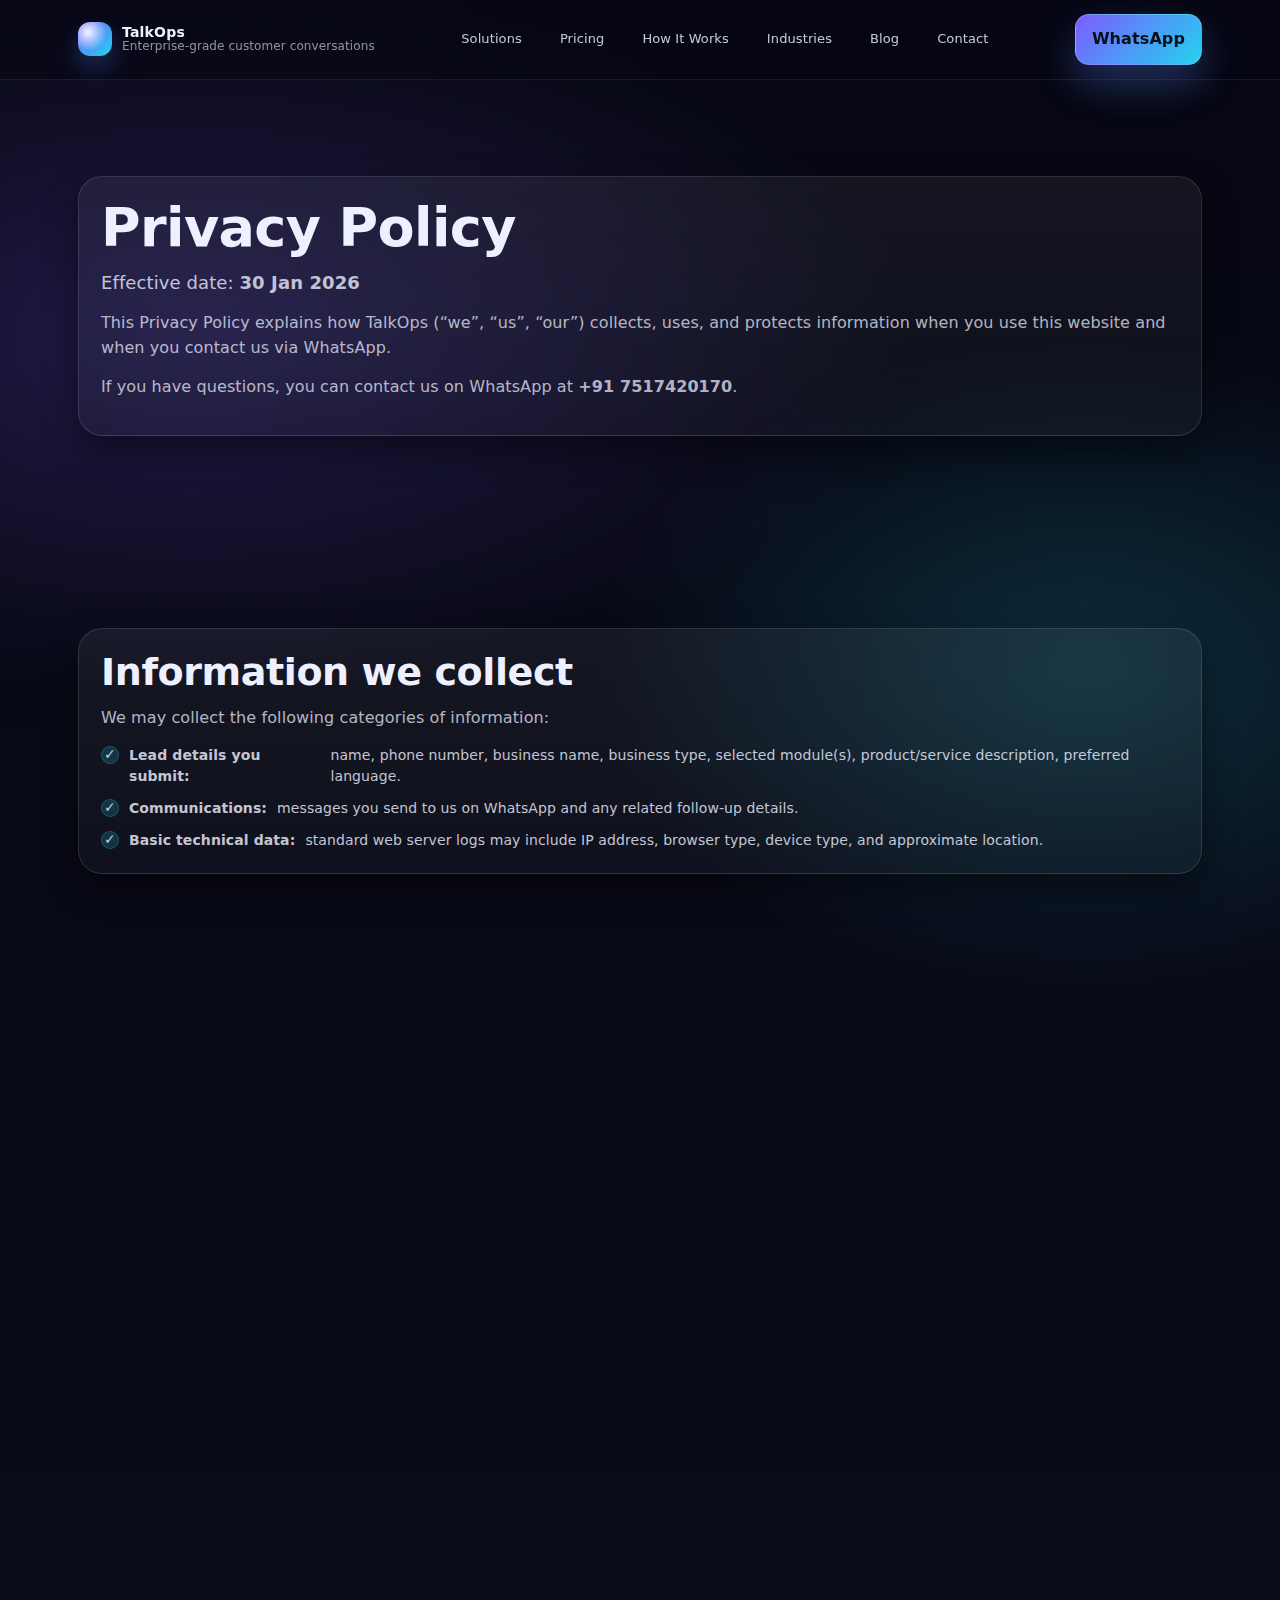
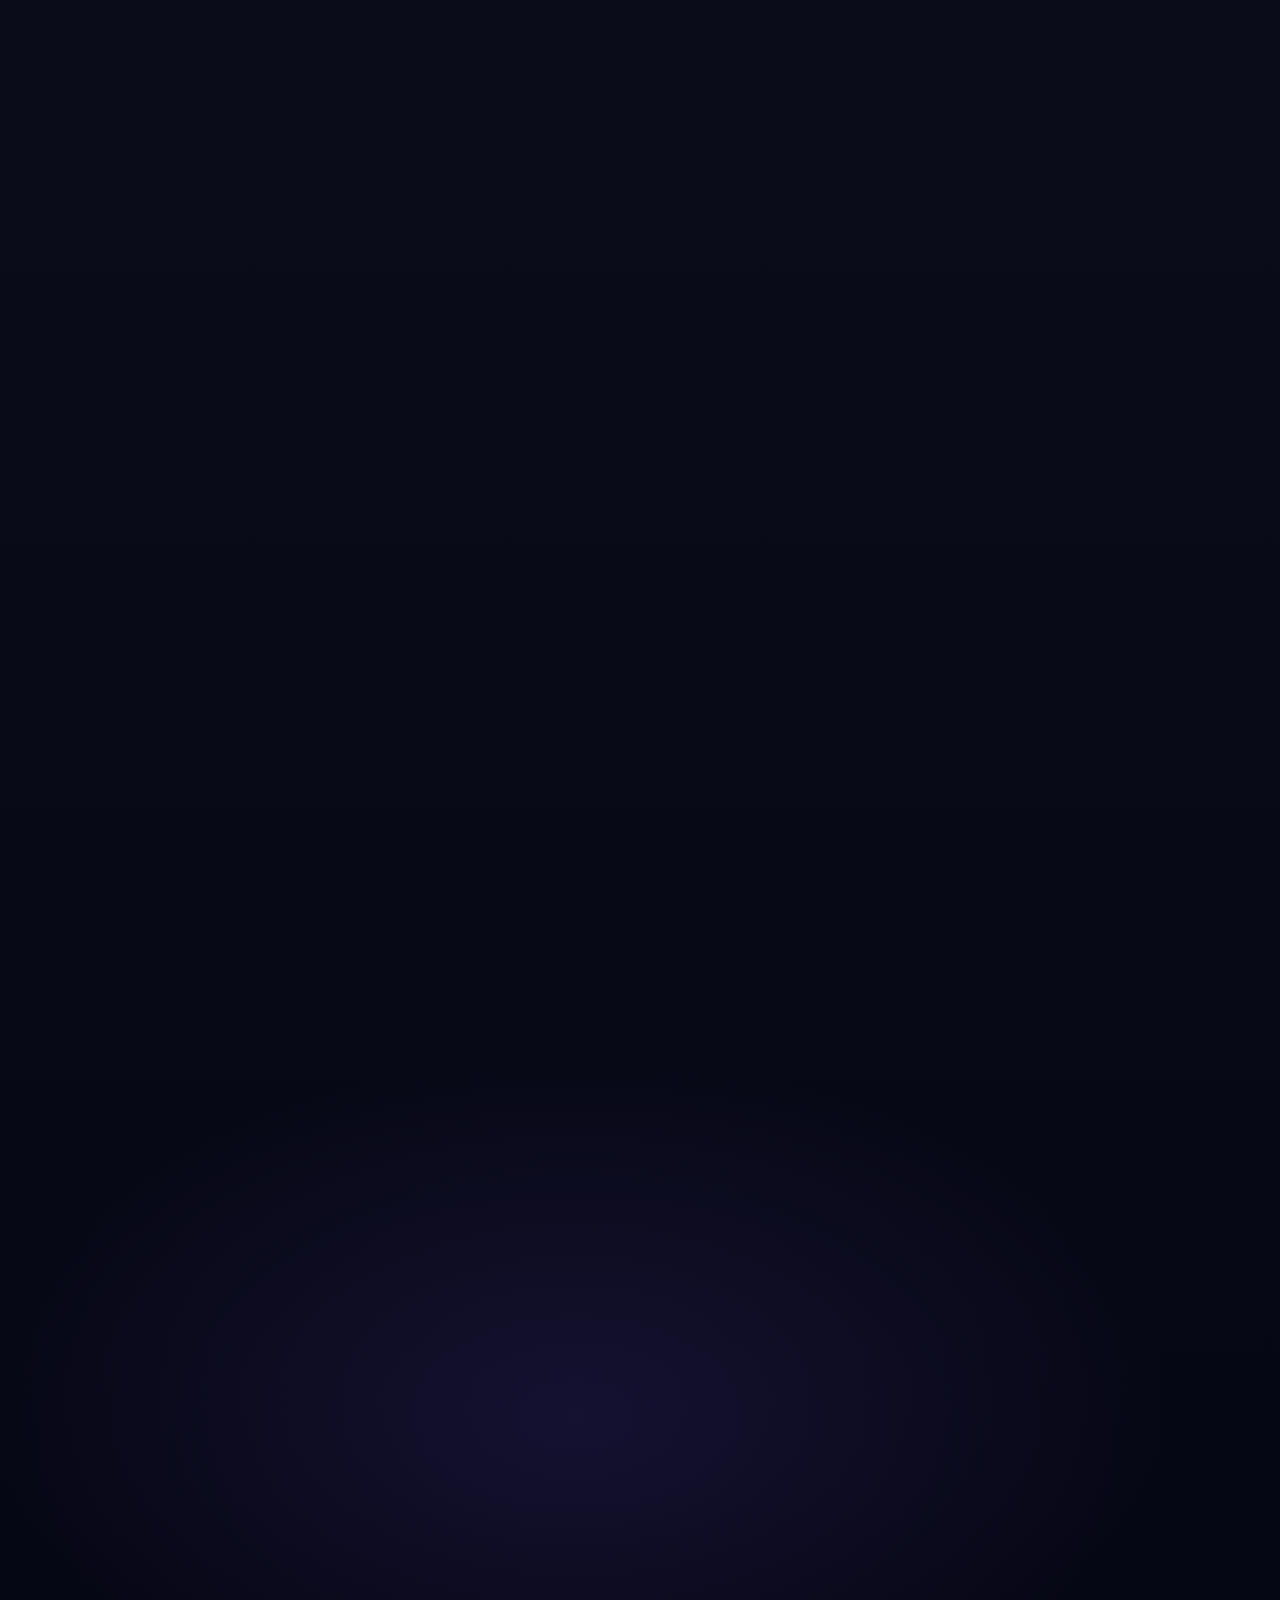
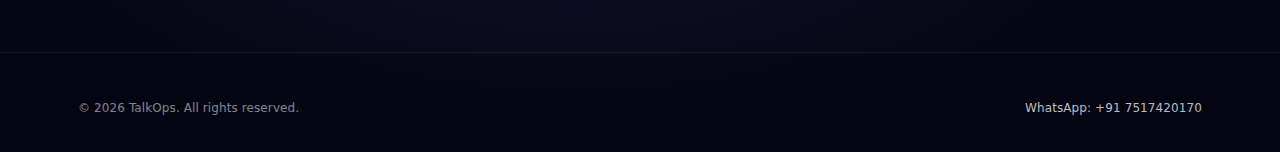
<file: privacy-policy.html>
<!doctype html>
<html lang="en">
  <head>
    <meta charset="utf-8" />
    <meta name="viewport" content="width=device-width, initial-scale=1" />
    <meta name="theme-color" content="#060712" />
    <title>Privacy Policy | TalkOps</title>
    <meta
      name="description"
      content="Privacy Policy for TalkOps. Learn what data we collect, how we use it, and how to contact us."
    />
    <link rel="icon" href="/assets/img/favicon.svg" type="image/svg+xml" />
    <link rel="stylesheet" href="/assets/css/styles.css" />
  </head>
  <body>
    <a class="skip-link" href="#main">Skip to content</a>

    <header class="topbar">
      <div class="container">
        <nav class="nav" aria-label="Primary">
          <a class="brand" href="/index.html">
            <span class="brand-mark" aria-hidden="true"></span>
            <span class="brand-name">
              <strong>TalkOps</strong>
              <span>Enterprise-grade customer conversations</span>
            </span>
          </a>
          <div class="nav-links" aria-label="Site">
            <a href="/solutions/">Solutions</a>
            <a href="/pricing.html">Pricing</a>
            <a href="/how-it-works.html">How It Works</a>
            <a href="/industries.html">Industries</a>
            <a href="/blog/">Blog</a>
            <a href="/contact.html">Contact</a>
          </div>
          <div class="nav-cta">
            <a class="btn btn-primary cta-whatsapp" data-intent="Privacy policy question" href="/contact.html">WhatsApp</a>
            <button class="menu-btn" type="button" data-menu-btn aria-label="Open menu" aria-expanded="false">
              <svg viewBox="0 0 24 24" fill="none" aria-hidden="true">
                <path d="M4 7h16M4 12h16M4 17h16" stroke="currentColor" stroke-width="2" stroke-linecap="round" />
              </svg>
            </button>
          </div>
        </nav>
        <div class="mobile-panel" aria-label="Mobile">
          <a href="/solutions/">Solutions</a>
          <a href="/pricing.html">Pricing</a>
          <a href="/how-it-works.html">How It Works</a>
          <a href="/industries.html">Industries</a>
          <a href="/blog/">Blog</a>
          <a href="/contact.html">Contact</a>
          <div class="divider"></div>
          <a class="cta-whatsapp" data-intent="Privacy policy question (Mobile)" href="/contact.html">WhatsApp</a>
        </div>
      </div>
    </header>

    <main id="main">
      <section class="section">
        <div class="container">
          <div class="panel reveal">
            <h1>Privacy Policy</h1>
            <p class="lead">Effective date: <strong>30 Jan 2026</strong></p>
            <p>
              This Privacy Policy explains how TalkOps (“we”, “us”, “our”) collects, uses, and protects information when you use this website
              and when you contact us via WhatsApp.
            </p>
            <p>
              If you have questions, you can contact us on WhatsApp at <strong>+91 7517420170</strong>.
            </p>
          </div>
        </div>
      </section>

      <section class="section">
        <div class="container">
          <div class="panel reveal">
            <h2>Information we collect</h2>
            <p>We may collect the following categories of information:</p>
            <ul class="list">
              <li><span class="check" aria-hidden="true">✓</span><strong>Lead details you submit:</strong> name, phone number, business name, business type, selected module(s), product/service description, preferred language.</li>
              <li><span class="check" aria-hidden="true">✓</span><strong>Communications:</strong> messages you send to us on WhatsApp and any related follow-up details.</li>
              <li><span class="check" aria-hidden="true">✓</span><strong>Basic technical data:</strong> standard web server logs may include IP address, browser type, device type, and approximate location.</li>
            </ul>
          </div>
        </div>
      </section>

      <section class="section">
        <div class="container">
          <div class="panel reveal">
            <h2>How we use your information</h2>
            <ul class="list">
              <li><span class="check" aria-hidden="true">✓</span>To respond to enquiries and recommend the right AI module(s) and plan.</li>
              <li><span class="check" aria-hidden="true">✓</span>To configure language, scripts, qualification criteria, and onboarding steps for your business.</li>
              <li><span class="check" aria-hidden="true">✓</span>To improve service quality and internal operational processes.</li>
            </ul>
            <div class="callout" style="margin-top: 12px">
              <strong>Important:</strong> This website does not take online payments. Primary CTAs and lead submission actions redirect to WhatsApp for onboarding and consultation.
            </div>
          </div>
        </div>
      </section>

      <section class="section">
        <div class="container">
          <div class="panel reveal">
            <h2>WhatsApp redirection and third-party services</h2>
            <p>
              When you submit the “Get Started” form, you are redirected to WhatsApp with a pre-filled message containing your submitted details.
              WhatsApp is a third-party platform, and your use of WhatsApp is governed by WhatsApp’s own terms and privacy policy.
            </p>
          </div>
        </div>
      </section>

      <section class="section">
        <div class="container">
          <div class="panel reveal">
            <h2>Data retention</h2>
            <p>
              We retain lead and communication data only for as long as necessary to respond to enquiries, provide onboarding, and maintain service quality.
              Retention periods may vary depending on your business relationship with us.
            </p>
          </div>
        </div>
      </section>

      <section class="section">
        <div class="container">
          <div class="panel reveal">
            <h2>Security</h2>
            <p>
              We take reasonable measures to protect information from unauthorized access, alteration, disclosure, or destruction. However, no method of transmission or storage is
              100% secure.
            </p>
          </div>
        </div>
      </section>

      <section class="section">
        <div class="container">
          <div class="panel reveal">
            <h2>Your choices</h2>
            <ul class="list">
              <li><span class="check" aria-hidden="true">✓</span>You can choose not to submit personal information, but this may limit our ability to provide recommendations.</li>
              <li><span class="check" aria-hidden="true">✓</span>You can request correction or deletion of your lead details by contacting us on WhatsApp.</li>
            </ul>
            <div style="margin-top: 12px">
              <a class="btn btn-primary cta-whatsapp" data-intent="Privacy request" href="/contact.html">Contact on WhatsApp</a>
            </div>
          </div>
        </div>
      </section>

      <section class="section">
        <div class="container">
          <div class="panel reveal">
            <h2>Updates to this policy</h2>
            <p>
              We may update this Privacy Policy from time to time. Updates will be posted on this page with an updated effective date.
            </p>
          </div>
        </div>
      </section>
    </main>

    <footer class="footer">
      <div class="container">
        <div class="fineprint" style="display:flex; flex-wrap:wrap; gap:10px; justify-content:space-between">
          <span>© <span data-year></span> TalkOps. All rights reserved.</span>
          <a class="cta-whatsapp" data-intent="Contact from privacy policy" href="/contact.html">WhatsApp: +91 7517420170</a>
        </div>
      </div>
    </footer>

    <script src="/assets/js/main.js" defer></script>
  </body>
</html>
</file>
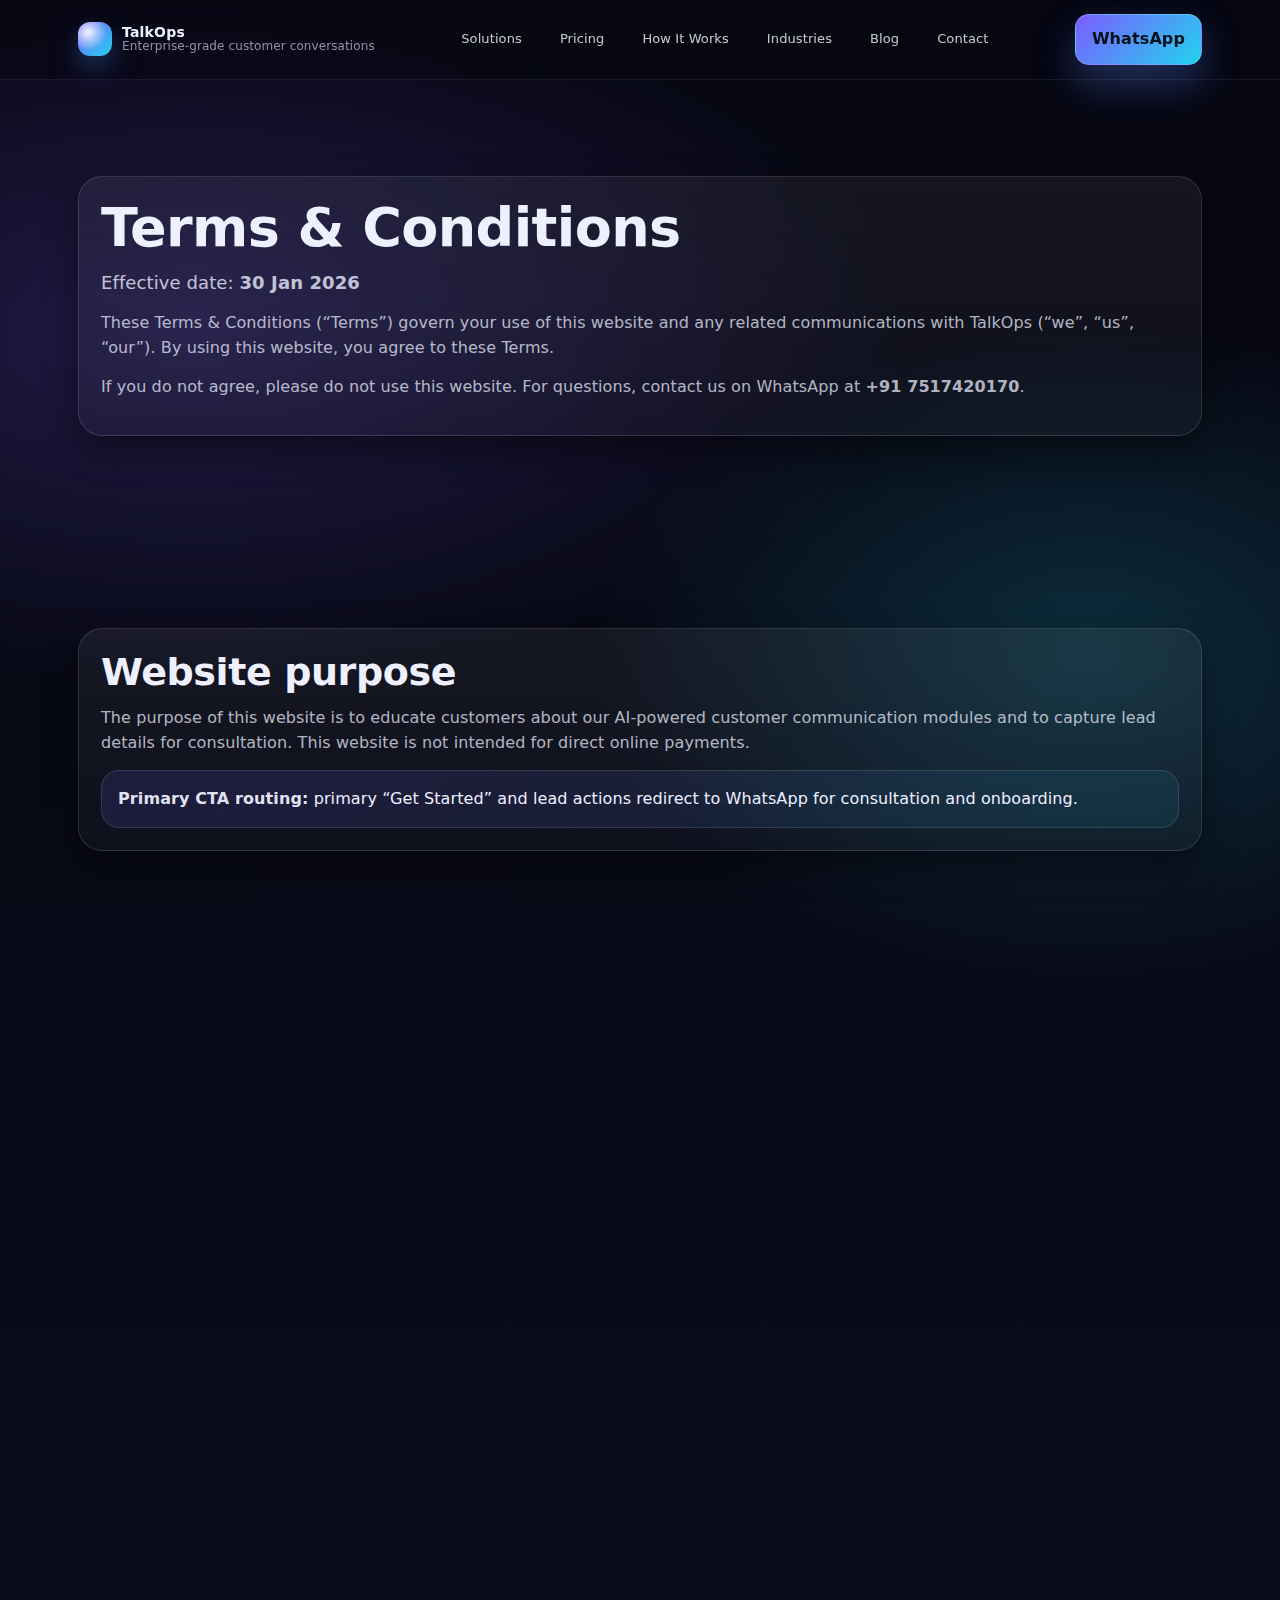
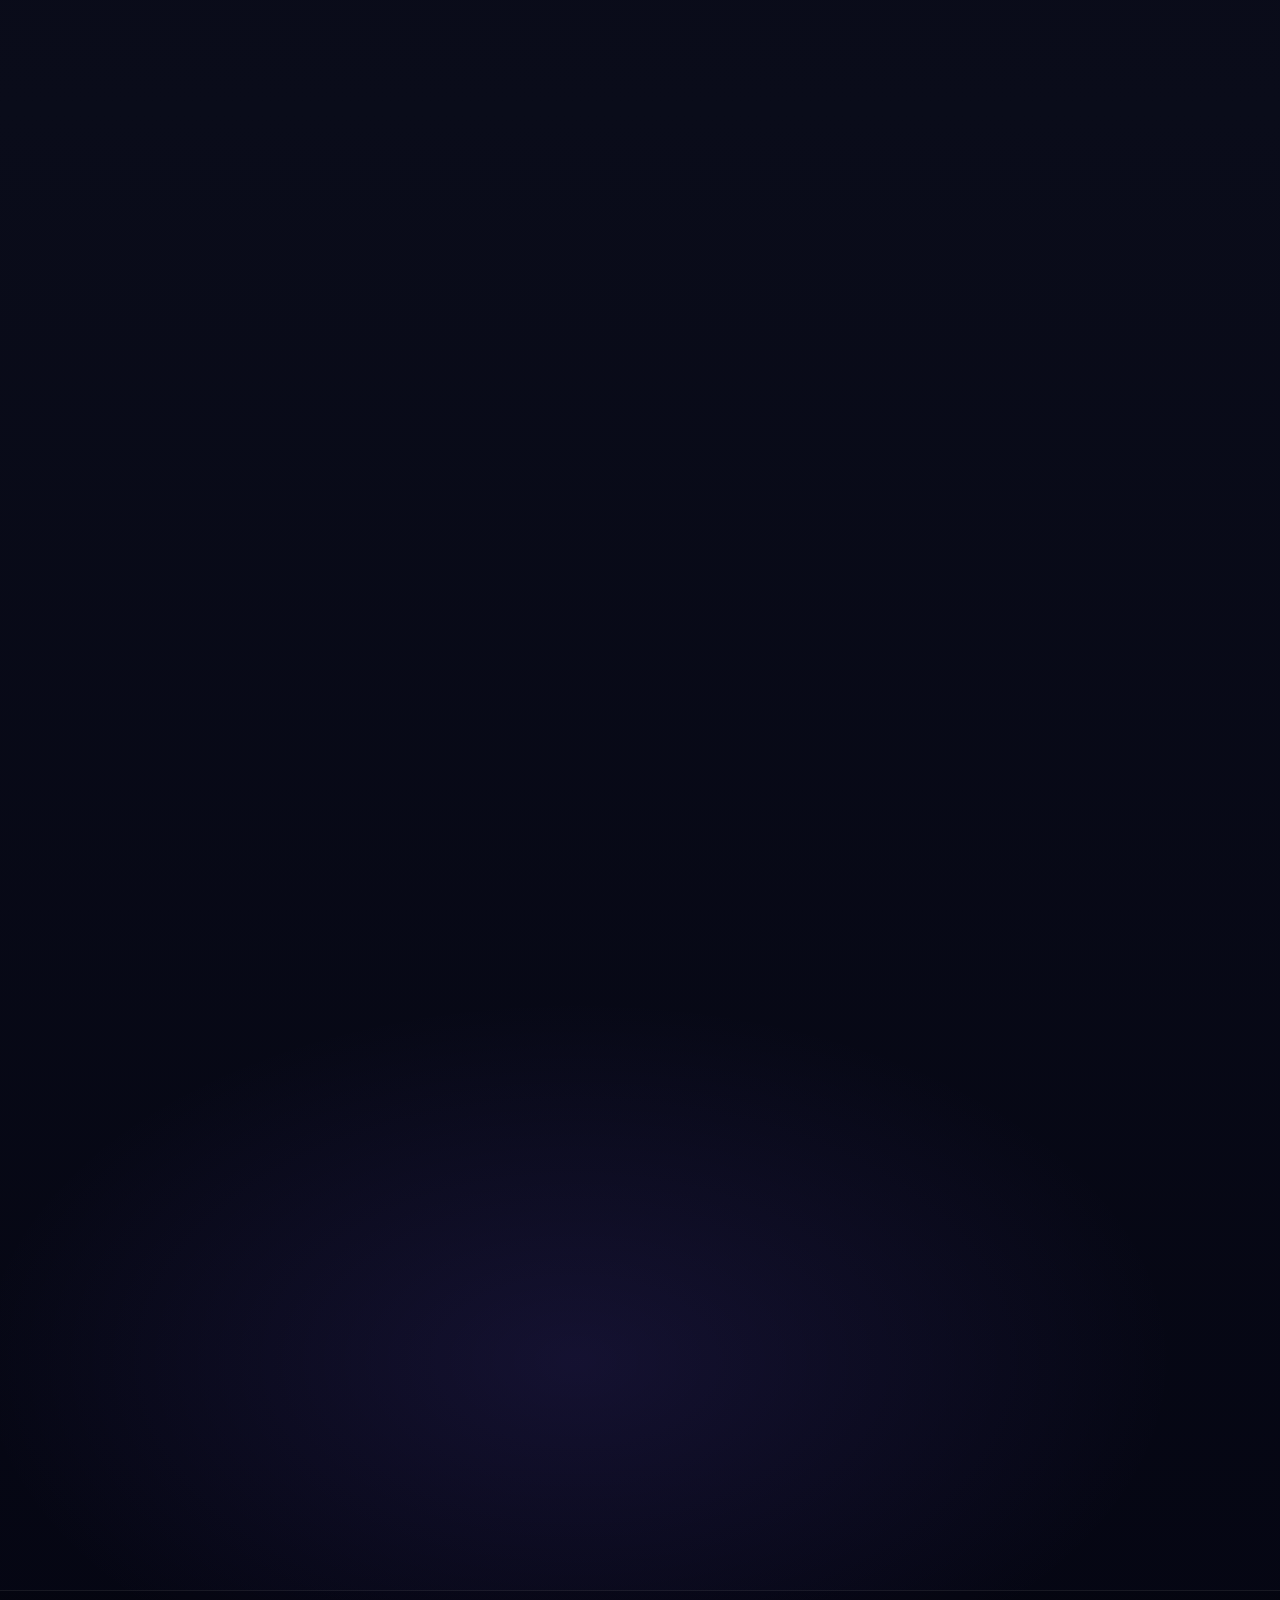
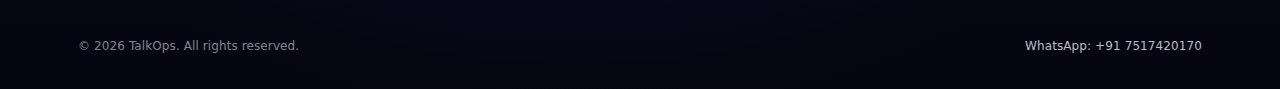
<file: terms.html>
<!doctype html>
<html lang="en">
  <head>
    <meta charset="utf-8" />
    <meta name="viewport" content="width=device-width, initial-scale=1" />
    <meta name="theme-color" content="#060712" />
    <title>Terms & Conditions | TalkOps</title>
    <meta
      name="description"
      content="Terms & Conditions for TalkOps. Learn the terms that govern use of our website and services."
    />
    <link rel="icon" href="/assets/img/favicon.svg" type="image/svg+xml" />
    <link rel="stylesheet" href="/assets/css/styles.css" />
  </head>
  <body>
    <a class="skip-link" href="#main">Skip to content</a>

    <header class="topbar">
      <div class="container">
        <nav class="nav" aria-label="Primary">
          <a class="brand" href="/index.html">
            <span class="brand-mark" aria-hidden="true"></span>
            <span class="brand-name">
              <strong>TalkOps</strong>
              <span>Enterprise-grade customer conversations</span>
            </span>
          </a>
          <div class="nav-links" aria-label="Site">
            <a href="/solutions/">Solutions</a>
            <a href="/pricing.html">Pricing</a>
            <a href="/how-it-works.html">How It Works</a>
            <a href="/industries.html">Industries</a>
            <a href="/blog/">Blog</a>
            <a href="/contact.html">Contact</a>
          </div>
          <div class="nav-cta">
            <a class="btn btn-primary cta-whatsapp" data-intent="Terms question" href="/contact.html">WhatsApp</a>
            <button class="menu-btn" type="button" data-menu-btn aria-label="Open menu" aria-expanded="false">
              <svg viewBox="0 0 24 24" fill="none" aria-hidden="true">
                <path d="M4 7h16M4 12h16M4 17h16" stroke="currentColor" stroke-width="2" stroke-linecap="round" />
              </svg>
            </button>
          </div>
        </nav>
        <div class="mobile-panel" aria-label="Mobile">
          <a href="/solutions/">Solutions</a>
          <a href="/pricing.html">Pricing</a>
          <a href="/how-it-works.html">How It Works</a>
          <a href="/industries.html">Industries</a>
          <a href="/blog/">Blog</a>
          <a href="/contact.html">Contact</a>
          <div class="divider"></div>
          <a class="cta-whatsapp" data-intent="Terms question (Mobile)" href="/contact.html">WhatsApp</a>
        </div>
      </div>
    </header>

    <main id="main">
      <section class="section">
        <div class="container">
          <div class="panel reveal">
            <h1>Terms & Conditions</h1>
            <p class="lead">Effective date: <strong>30 Jan 2026</strong></p>
            <p>
              These Terms & Conditions (“Terms”) govern your use of this website and any related communications with TalkOps (“we”, “us”, “our”).
              By using this website, you agree to these Terms.
            </p>
            <p>
              If you do not agree, please do not use this website. For questions, contact us on WhatsApp at <strong>+91 7517420170</strong>.
            </p>
          </div>
        </div>
      </section>

      <section class="section">
        <div class="container">
          <div class="panel reveal">
            <h2>Website purpose</h2>
            <p>
              The purpose of this website is to educate customers about our AI-powered customer communication modules and to capture lead details for consultation.
              This website is not intended for direct online payments.
            </p>
            <div class="callout" style="margin-top: 12px">
              <strong>Primary CTA routing:</strong> primary “Get Started” and lead actions redirect to WhatsApp for consultation and onboarding.
            </div>
          </div>
        </div>
      </section>

      <section class="section">
        <div class="container">
          <div class="panel reveal">
            <h2>Service overview</h2>
            <ul class="list">
              <li><span class="check" aria-hidden="true">✓</span><strong>AI Call-Receiving Sales Agent (Inbound Calls):</strong> AI answers incoming calls, shares pricing ranges, qualifies leads, and sends summaries.</li>
              <li><span class="check" aria-hidden="true">✓</span><strong>Bulk WhatsApp & SMS Automation:</strong> messaging campaigns with personalization, scheduling, and reporting.</li>
              <li><span class="check" aria-hidden="true">✓</span><strong>AI Script-Based Outbound Calling:</strong> short scripted calls for reminders/updates, subject to consent requirements.</li>
            </ul>
          </div>
        </div>
      </section>

      <section class="section">
        <div class="container">
          <div class="panel reveal">
            <h2>Outbound consent requirement</h2>
            <div class="disclaimer">
              <strong>Disclaimer:</strong> Outbound AI calls are made only with prior customer consent.
            </div>
            <p style="margin-top: 12px">
              You are responsible for ensuring that any outbound customer communication, including AI calls and campaigns, is conducted lawfully and with appropriate consent.
              We may require confirmation of your consent process before enabling outbound calling.
            </p>
          </div>
        </div>
      </section>

      <section class="section">
        <div class="container">
          <div class="panel reveal">
            <h2>Intellectual property</h2>
            <p>
              Website content, branding, and materials are owned by or licensed to us and may not be copied, reproduced, or distributed without permission, except as allowed by law.
            </p>
          </div>
        </div>
      </section>

      <section class="section">
        <div class="container">
          <div class="panel reveal">
            <h2>Disclaimer and limitation of liability</h2>
            <p>
              Information on this website is provided for general informational purposes. We do not guarantee that all information is complete, accurate, or up to date.
              To the extent permitted by law, we are not liable for indirect or consequential losses arising from use of this website.
            </p>
          </div>
        </div>
      </section>

      <section class="section">
        <div class="container">
          <div class="panel reveal">
            <h2>Changes</h2>
            <p>
              We may update these Terms from time to time. Updates will be posted on this page with an updated effective date.
            </p>
          </div>
        </div>
      </section>

      <section class="section">
        <div class="container">
          <div class="panel reveal">
            <h2>Contact</h2>
            <p>For questions or requests, contact us via WhatsApp at <strong>+91 7517420170</strong>.</p>
            <div style="margin-top: 12px">
              <a class="btn btn-primary cta-whatsapp" data-intent="Terms enquiry" href="/contact.html">Contact on WhatsApp</a>
            </div>
          </div>
        </div>
      </section>
    </main>

    <footer class="footer">
      <div class="container">
        <div class="fineprint" style="display:flex; flex-wrap:wrap; gap:10px; justify-content:space-between">
          <span>© <span data-year></span> TalkOps. All rights reserved.</span>
          <a class="cta-whatsapp" data-intent="Contact from terms" href="/contact.html">WhatsApp: +91 7517420170</a>
        </div>
      </div>
    </footer>

    <script src="/assets/js/main.js" defer></script>
  </body>
</html>
</file>
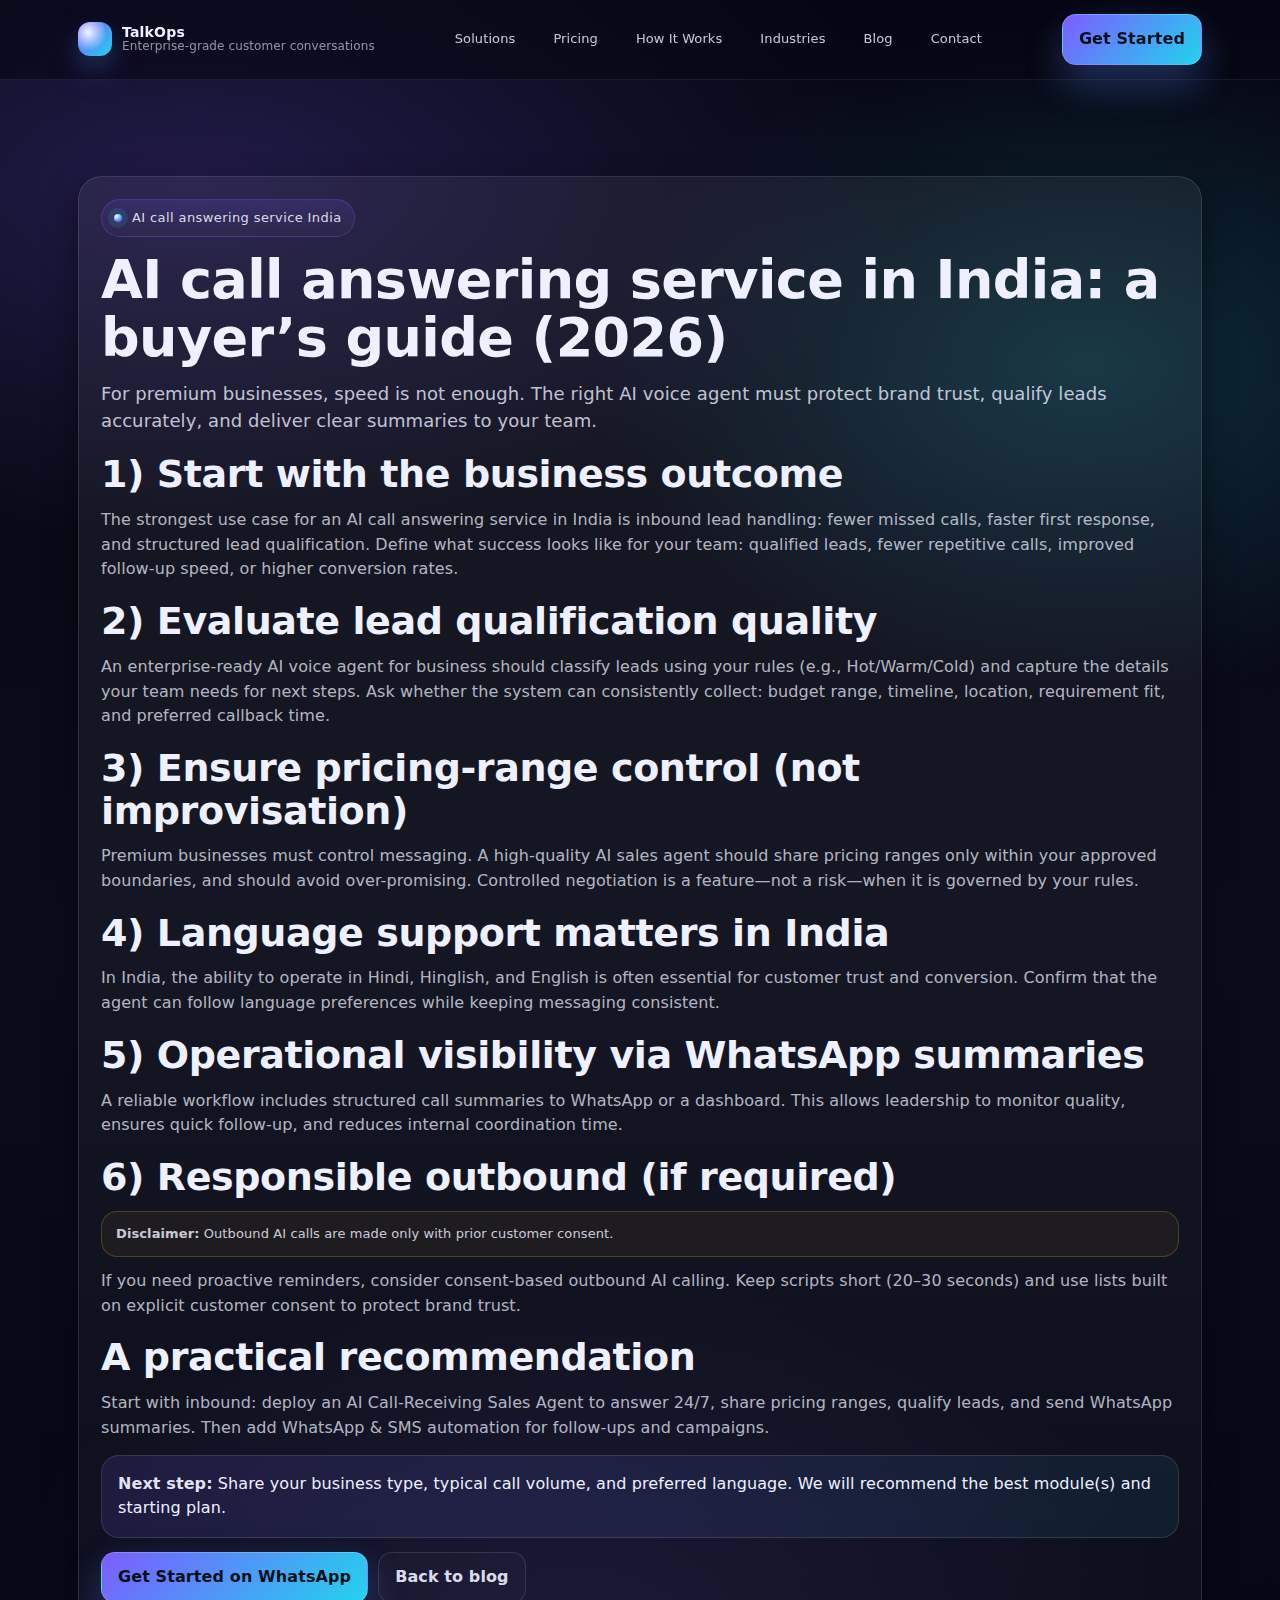
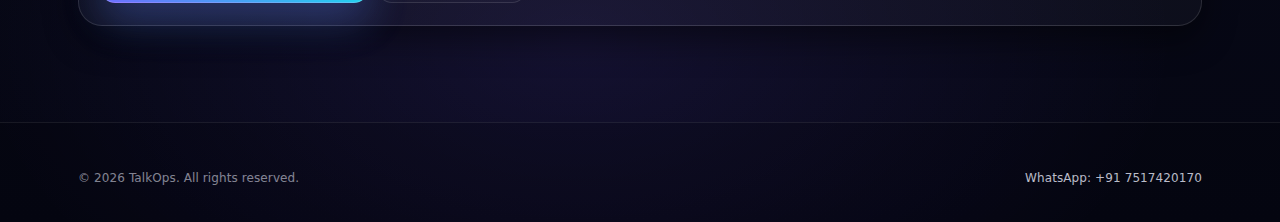
<file: blog/ai-call-answering-service-india.html>
<!doctype html>
<html lang="en">
  <head>
    <meta charset="utf-8" />
    <meta name="viewport" content="width=device-width, initial-scale=1" />
    <meta name="theme-color" content="#060712" />
    <title>AI Call Answering Service India: Buyer’s Guide (2026) | TalkOps</title>
    <meta
      name="description"
      content="A practical buyer’s guide to selecting an AI call answering service in India: lead qualification, pricing-range control, language support, WhatsApp summaries, and enterprise trust factors."
    />
    <meta name="keywords" content="AI call answering service India, AI voice agent for business, AI sales agent India" />
    <link rel="icon" href="/assets/img/favicon.svg" type="image/svg+xml" />
    <link rel="stylesheet" href="/assets/css/styles.css" />

    <script type="application/ld+json">
      {
        "@context": "https://schema.org",
        "@type": "BlogPosting",
        "headline": "AI Call Answering Service India: Buyer’s Guide (2026)",
        "datePublished": "2026-01-30",
        "author": { "@type": "Organization", "name": "TalkOps" },
        "publisher": { "@type": "Organization", "name": "TalkOps" },
        "mainEntityOfPage": { "@type": "WebPage", "@id": "/blog/ai-call-answering-service-india.html" }
      }
    </script>
  </head>
  <body>
    <a class="skip-link" href="#main">Skip to content</a>

    <header class="topbar">
      <div class="container">
        <nav class="nav" aria-label="Primary">
          <a class="brand" href="/index.html">
            <span class="brand-mark" aria-hidden="true"></span>
            <span class="brand-name">
              <strong>TalkOps</strong>
              <span>Enterprise-grade customer conversations</span>
            </span>
          </a>
          <div class="nav-links" aria-label="Site">
            <a href="/solutions/">Solutions</a>
            <a href="/pricing.html">Pricing</a>
            <a href="/how-it-works.html">How It Works</a>
            <a href="/industries.html">Industries</a>
            <a href="/blog/">Blog</a>
            <a href="/contact.html">Contact</a>
          </div>
          <div class="nav-cta">
            <a class="btn btn-primary cta-whatsapp" data-intent="Discuss inbound AI after reading article" data-module="AI Call-Receiving Sales Agent" href="/get-started.html"
              >Get Started</a
            >
            <button class="menu-btn" type="button" data-menu-btn aria-label="Open menu" aria-expanded="false">
              <svg viewBox="0 0 24 24" fill="none" aria-hidden="true">
                <path d="M4 7h16M4 12h16M4 17h16" stroke="currentColor" stroke-width="2" stroke-linecap="round" />
              </svg>
            </button>
          </div>
        </nav>
        <div class="mobile-panel" aria-label="Mobile">
          <a href="/solutions/">Solutions</a>
          <a href="/pricing.html">Pricing</a>
          <a href="/how-it-works.html">How It Works</a>
          <a href="/industries.html">Industries</a>
          <a href="/blog/">Blog</a>
          <a href="/contact.html">Contact</a>
          <div class="divider"></div>
          <a class="cta-whatsapp" data-intent="Discuss inbound AI after reading article (Mobile)" data-module="AI Call-Receiving Sales Agent" href="/get-started.html">Get Started</a>
        </div>
      </div>
    </header>

    <main id="main">
      <section class="section">
        <div class="container">
          <article class="panel reveal">
            <div class="eyebrow"><span class="dot" aria-hidden="true"></span>AI call answering service India</div>
            <h1 style="margin-top: 14px">AI call answering service in India: a buyer’s guide (2026)</h1>
            <p class="lead" style="margin-top: 12px">
              For premium businesses, speed is not enough. The right AI voice agent must protect brand trust, qualify leads accurately, and deliver clear summaries to your team.
            </p>

            <h2 style="margin-top: 18px">1) Start with the business outcome</h2>
            <p>
              The strongest use case for an AI call answering service in India is inbound lead handling: fewer missed calls, faster first response, and structured lead qualification.
              Define what success looks like for your team: qualified leads, fewer repetitive calls, improved follow-up speed, or higher conversion rates.
            </p>

            <h2 style="margin-top: 18px">2) Evaluate lead qualification quality</h2>
            <p>
              An enterprise-ready AI voice agent for business should classify leads using your rules (e.g., Hot/Warm/Cold) and capture the details your team needs for next steps.
              Ask whether the system can consistently collect: budget range, timeline, location, requirement fit, and preferred callback time.
            </p>

            <h2 style="margin-top: 18px">3) Ensure pricing-range control (not improvisation)</h2>
            <p>
              Premium businesses must control messaging. A high-quality AI sales agent should share pricing ranges only within your approved boundaries, and should avoid over-promising.
              Controlled negotiation is a feature—not a risk—when it is governed by your rules.
            </p>

            <h2 style="margin-top: 18px">4) Language support matters in India</h2>
            <p>
              In India, the ability to operate in Hindi, Hinglish, and English is often essential for customer trust and conversion. Confirm that the agent can follow language preferences
              while keeping messaging consistent.
            </p>

            <h2 style="margin-top: 18px">5) Operational visibility via WhatsApp summaries</h2>
            <p>
              A reliable workflow includes structured call summaries to WhatsApp or a dashboard. This allows leadership to monitor quality, ensures quick follow-up, and reduces internal coordination time.
            </p>

            <h2 style="margin-top: 18px">6) Responsible outbound (if required)</h2>
            <div class="disclaimer" style="margin-top: 12px">
              <strong>Disclaimer:</strong> Outbound AI calls are made only with prior customer consent.
            </div>
            <p style="margin-top: 12px">
              If you need proactive reminders, consider consent-based outbound AI calling. Keep scripts short (20–30 seconds) and use lists built on explicit customer consent to protect brand trust.
            </p>

            <h2 style="margin-top: 18px">A practical recommendation</h2>
            <p>
              Start with inbound: deploy an AI Call-Receiving Sales Agent to answer 24/7, share pricing ranges, qualify leads, and send WhatsApp summaries. Then add WhatsApp & SMS automation for follow-ups and campaigns.
            </p>

            <div class="callout" style="margin-top: 14px">
              <strong>Next step:</strong> Share your business type, typical call volume, and preferred language. We will recommend the best module(s) and starting plan.
            </div>
            <div style="display:flex; gap:10px; flex-wrap:wrap; margin-top: 14px">
              <a class="btn btn-primary cta-whatsapp" data-intent="Get Started after reading buyer guide" data-module="AI Call-Receiving Sales Agent" href="/get-started.html"
                >Get Started on WhatsApp</a
              >
              <a class="btn btn-ghost" href="/blog/">Back to blog</a>
            </div>
          </article>
        </div>
      </section>
    </main>

    <footer class="footer">
      <div class="container">
        <div class="fineprint" style="display:flex; flex-wrap:wrap; gap:10px; justify-content:space-between">
          <span>© <span data-year></span> TalkOps. All rights reserved.</span>
          <a class="cta-whatsapp" data-intent="Contact from blog article footer" href="/contact.html">WhatsApp: +91 7517420170</a>
        </div>
      </div>
    </footer>

    <script src="/assets/js/main.js" defer></script>
  </body>
</html>
</file>
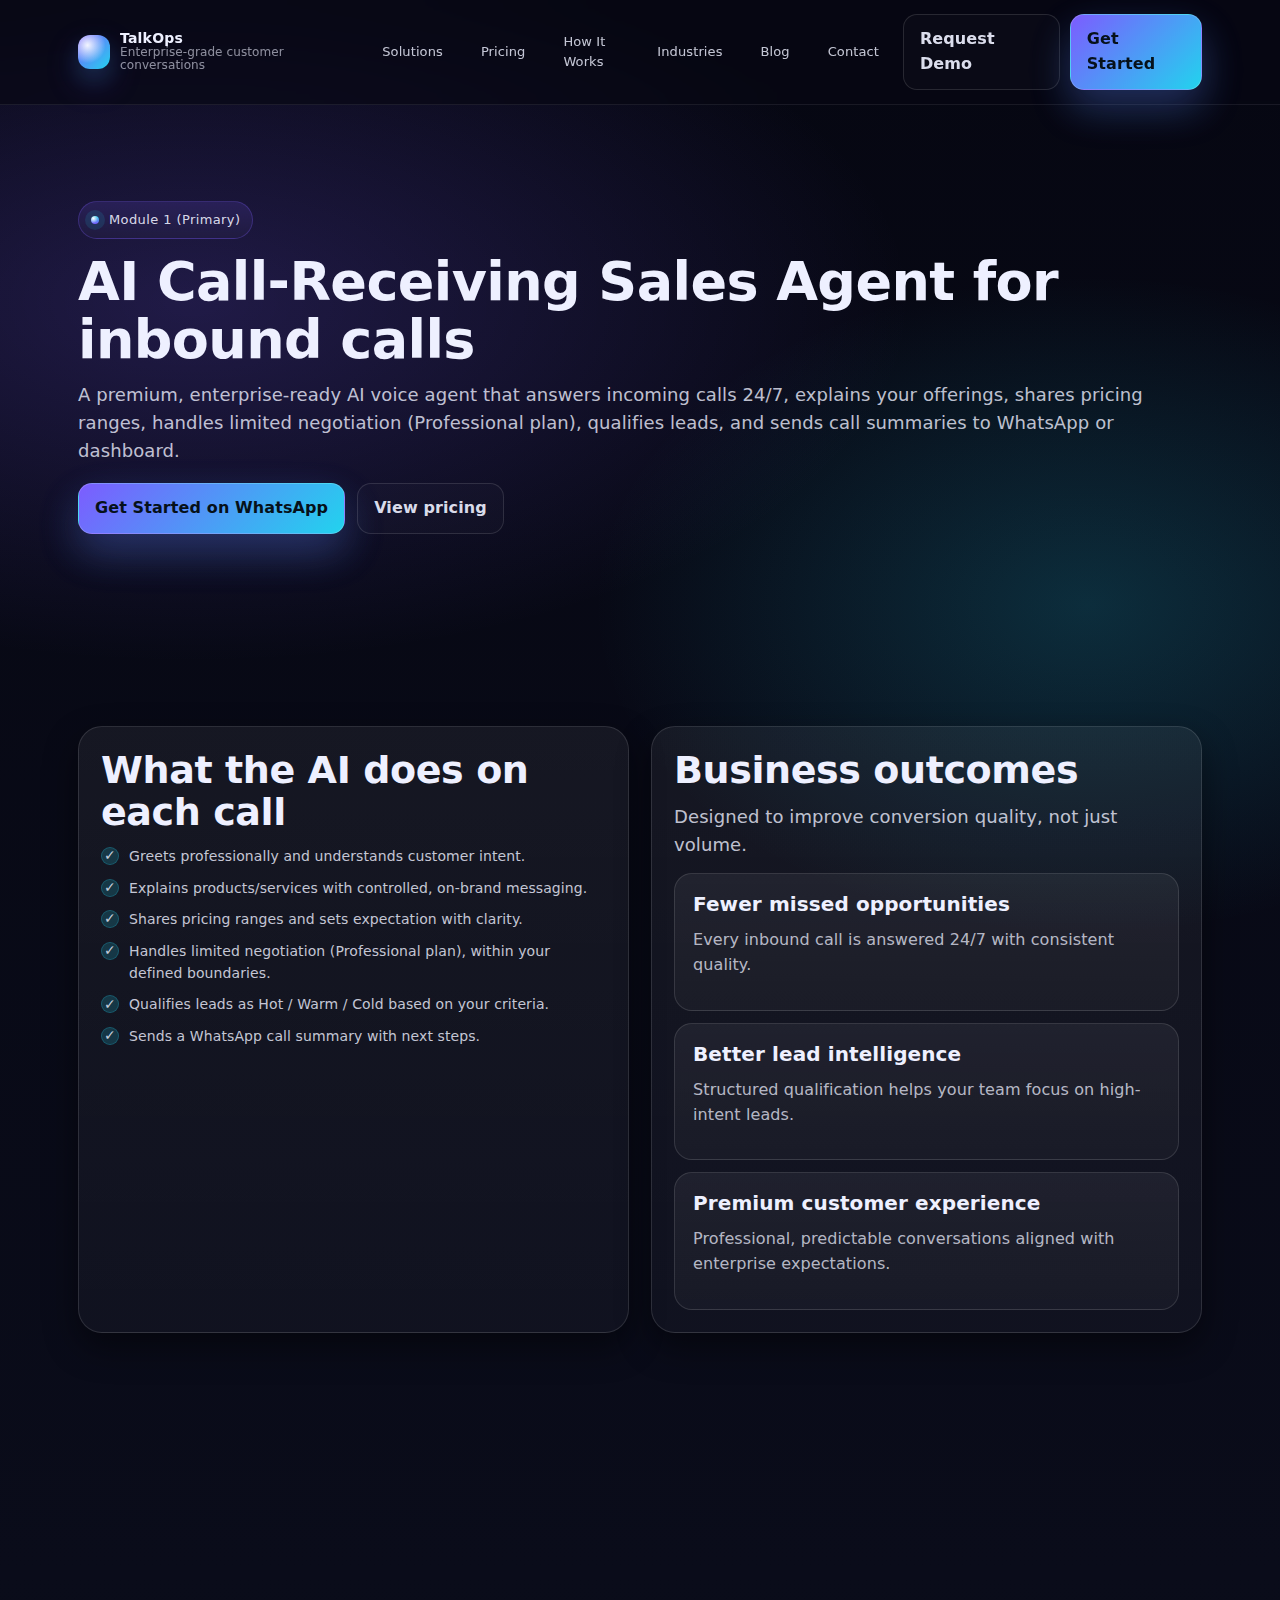
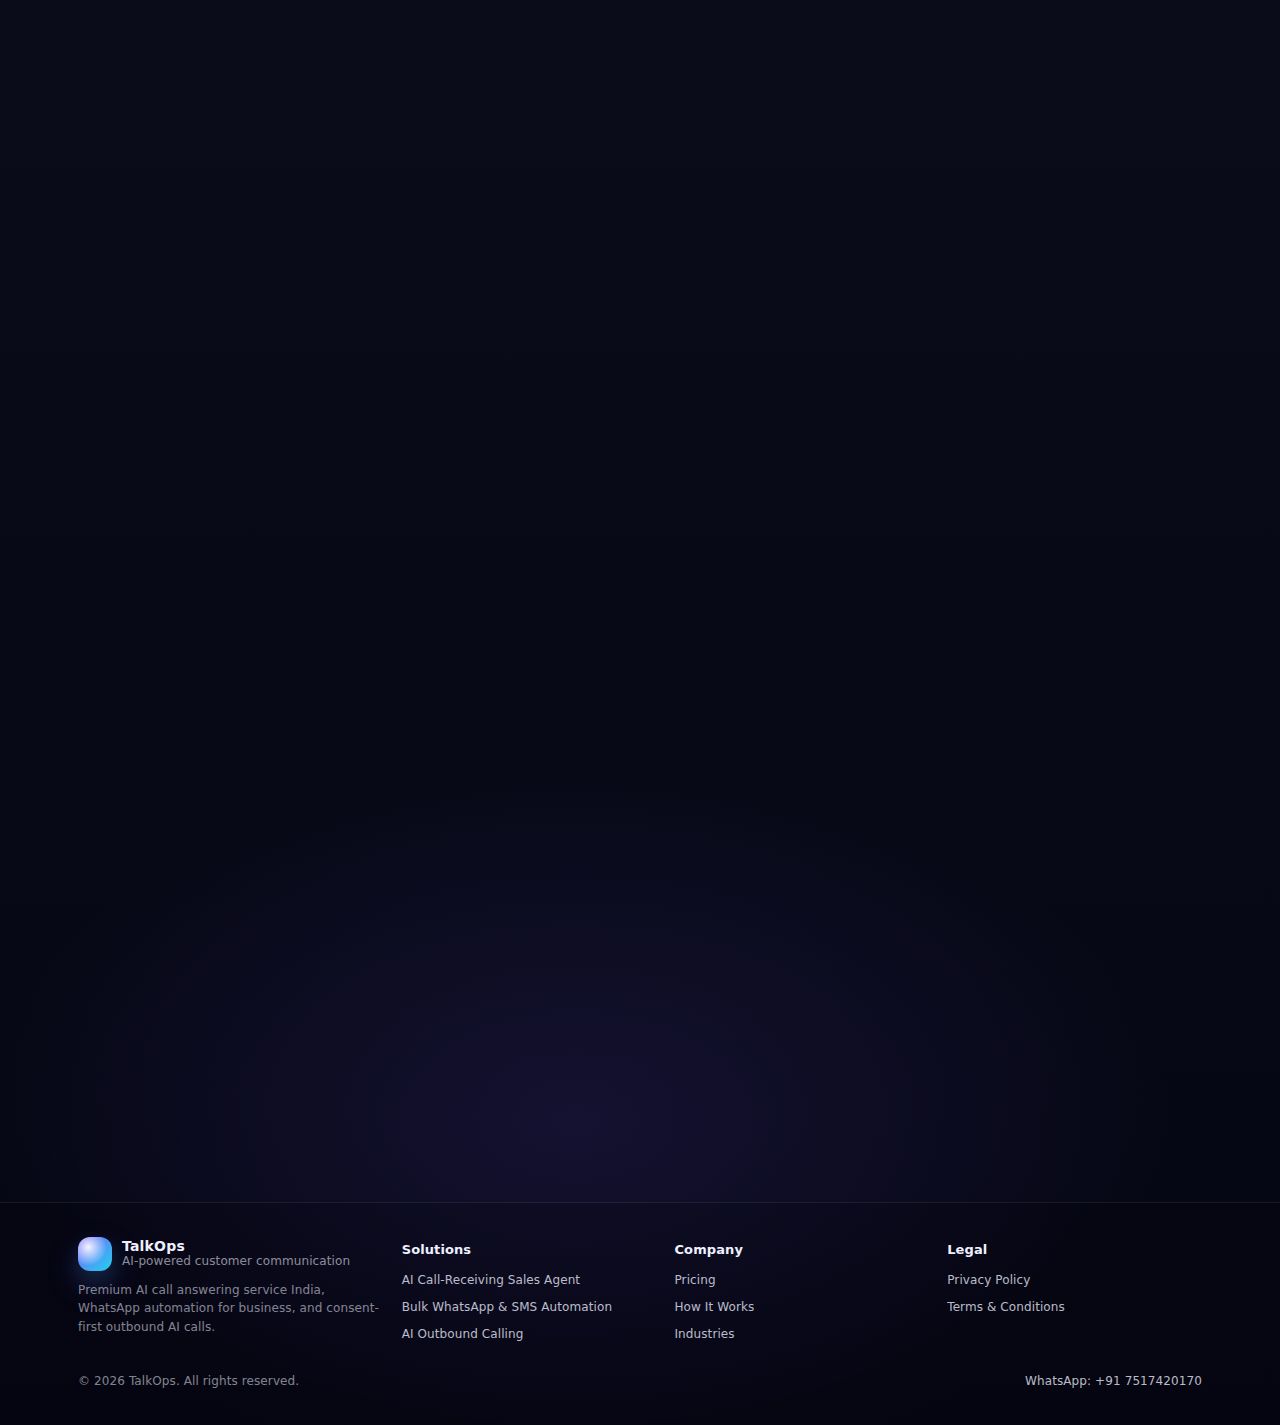
<file: solutions/ai-call-receiving-sales-agent.html>
<!doctype html>
<html lang="en">
  <head>
    <meta charset="utf-8" />
    <meta name="viewport" content="width=device-width, initial-scale=1" />
    <meta name="theme-color" content="#060712" />
    <title>AI Call-Receiving Sales Agent | AI Call Answering Service India (24/7)</title>
    <meta
      name="description"
      content="AI answers incoming calls 24/7, explains your products/services, shares pricing ranges, qualifies leads (Hot/Warm/Cold), and sends call summaries to WhatsApp. Premium AI call answering service India."
    />
    <meta
      name="keywords"
      content="AI call answering service India, AI voice agent for business, AI sales agent India"
    />
    <link rel="icon" href="/assets/img/favicon.svg" type="image/svg+xml" />
    <link rel="stylesheet" href="/assets/css/styles.css" />

    <script type="application/ld+json">
      {
        "@context": "https://schema.org",
        "@type": "SoftwareApplication",
        "name": "AI Call-Receiving Sales Agent",
        "applicationCategory": "BusinessApplication",
        "operatingSystem": "All",
        "offers": [
          { "@type": "Offer", "priceCurrency": "INR", "price": "2999", "name": "Starter" },
          { "@type": "Offer", "priceCurrency": "INR", "price": "5999", "name": "Professional" }
        ]
      }
    </script>
  </head>
  <body>
    <a class="skip-link" href="#main">Skip to content</a>

    <header class="topbar">
      <div class="container">
        <nav class="nav" aria-label="Primary">
          <a class="brand" href="/index.html">
            <span class="brand-mark" aria-hidden="true"></span>
            <span class="brand-name">
              <strong>TalkOps</strong>
              <span>Enterprise-grade customer conversations</span>
            </span>
          </a>

          <div class="nav-links" aria-label="Site">
            <a href="/solutions/">Solutions</a>
            <a href="/pricing.html">Pricing</a>
            <a href="/how-it-works.html">How It Works</a>
            <a href="/industries.html">Industries</a>
            <a href="/blog/">Blog</a>
            <a href="/contact.html">Contact</a>
          </div>

          <div class="nav-cta">
            <a class="btn btn-ghost cta-whatsapp" data-intent="Request demo (Inbound)" data-module="AI Call-Receiving Sales Agent" href="/get-started.html"
              >Request Demo</a
            >
            <a class="btn btn-primary cta-whatsapp" data-intent="Get Started (Inbound)" data-module="AI Call-Receiving Sales Agent" href="/get-started.html"
              >Get Started</a
            >
            <button class="menu-btn" type="button" data-menu-btn aria-label="Open menu" aria-expanded="false">
              <svg viewBox="0 0 24 24" fill="none" aria-hidden="true">
                <path d="M4 7h16M4 12h16M4 17h16" stroke="currentColor" stroke-width="2" stroke-linecap="round" />
              </svg>
            </button>
          </div>
        </nav>

        <div class="mobile-panel" aria-label="Mobile">
          <a href="/solutions/">Solutions</a>
          <a href="/pricing.html">Pricing</a>
          <a href="/how-it-works.html">How It Works</a>
          <a href="/industries.html">Industries</a>
          <a href="/blog/">Blog</a>
          <a href="/contact.html">Contact</a>
          <div class="divider"></div>
          <a class="cta-whatsapp" data-intent="Request demo (Inbound)" data-module="AI Call-Receiving Sales Agent" href="/get-started.html">Request Demo</a>
          <a class="cta-whatsapp" data-intent="Get Started (Inbound)" data-module="AI Call-Receiving Sales Agent" href="/get-started.html">Get Started</a>
        </div>
      </div>
    </header>

    <main id="main">
      <section class="section">
        <div class="container">
          <div class="reveal">
            <div class="eyebrow"><span class="dot" aria-hidden="true"></span>Module 1 (Primary)</div>
            <h1 style="margin-top: 14px">AI Call-Receiving Sales Agent for inbound calls</h1>
            <p class="lead" style="margin-top: 12px">
              A premium, enterprise-ready AI voice agent that answers incoming calls 24/7, explains your offerings, shares pricing ranges,
              handles limited negotiation (Professional plan), qualifies leads, and sends call summaries to WhatsApp or dashboard.
            </p>
            <div class="hero-cta">
              <a class="btn btn-primary cta-whatsapp" data-intent="Get Started (Inbound module page)" data-module="AI Call-Receiving Sales Agent" href="/get-started.html"
                >Get Started on WhatsApp</a
              >
              <a class="btn btn-ghost" href="/pricing.html">View pricing</a>
            </div>
          </div>
        </div>
      </section>

      <section class="section">
        <div class="container">
          <div class="split">
            <section class="panel reveal" aria-label="What it does">
              <h2>What the AI does on each call</h2>
              <ul class="list" style="margin-top: 12px">
                <li><span class="check" aria-hidden="true">✓</span>Greets professionally and understands customer intent.</li>
                <li><span class="check" aria-hidden="true">✓</span>Explains products/services with controlled, on-brand messaging.</li>
                <li><span class="check" aria-hidden="true">✓</span>Shares pricing ranges and sets expectation with clarity.</li>
                <li><span class="check" aria-hidden="true">✓</span>Handles limited negotiation (Professional plan), within your defined boundaries.</li>
                <li><span class="check" aria-hidden="true">✓</span>Qualifies leads as Hot / Warm / Cold based on your criteria.</li>
                <li><span class="check" aria-hidden="true">✓</span>Sends a WhatsApp call summary with next steps.</li>
              </ul>
            </section>

            <section class="panel reveal" aria-label="Outcomes">
              <h2>Business outcomes</h2>
              <p class="lead">Designed to improve conversion quality, not just volume.</p>
              <div class="cards" style="margin-top: 12px; grid-template-columns:1fr; gap:12px">
                <div class="card" style="box-shadow:none">
                  <div class="card-inner">
                    <h3>Fewer missed opportunities</h3>
                    <p>Every inbound call is answered 24/7 with consistent quality.</p>
                  </div>
                </div>
                <div class="card" style="box-shadow:none">
                  <div class="card-inner">
                    <h3>Better lead intelligence</h3>
                    <p>Structured qualification helps your team focus on high-intent leads.</p>
                  </div>
                </div>
                <div class="card" style="box-shadow:none">
                  <div class="card-inner">
                    <h3>Premium customer experience</h3>
                    <p>Professional, predictable conversations aligned with enterprise expectations.</p>
                  </div>
                </div>
              </div>
            </section>
          </div>
        </div>
      </section>

      <section class="section" aria-label="Inbound pricing">
        <div class="container">
          <div class="reveal">
            <h2>Pricing</h2>
            <p class="lead">Start with a monthly plan. Upgrade as your call volume and requirements grow.</p>
          </div>

          <div class="pricing" style="margin-top: 18px">
            <article class="price-card reveal">
              <div class="inner">
                <div class="pill">Starter</div>
                <div class="price">₹3,999 <small>/ month</small></div>
                <ul class="list">
                  <li><span class="check" aria-hidden="true">✓</span>1 AI number</li>
                  <li><span class="check" aria-hidden="true">✓</span>300 minutes</li>
                  <li><span class="check" aria-hidden="true">✓</span>Professional AI voice</li>
                  <li><span class="check" aria-hidden="true">✓</span>WhatsApp call summary</li>
                </ul>
                <div style="margin-top: 14px">
                  <a class="btn btn-primary cta-whatsapp" data-intent="Get Started (Inbound Starter)" data-module="AI Call-Receiving Sales Agent — Starter" href="/get-started.html"
                    >Get Started</a
                  >
                </div>
              </div>
            </article>

            <article class="price-card popular reveal">
              <div class="inner">
                <div class="pill"><strong>Professional</strong> · Most Popular</div>
                <div class="price">₹6,999 <small>/ month</small></div>
                <ul class="list">
                  <li><span class="check" aria-hidden="true">✓</span>1 AI number</li>
                  <li><span class="check" aria-hidden="true">✓</span>700 minutes</li>
                  <li><span class="check" aria-hidden="true">✓</span>Advanced negotiation</li>
                  <li><span class="check" aria-hidden="true">✓</span>Lead qualification</li>
                  <li><span class="check" aria-hidden="true">✓</span>Priority support</li>
                </ul>
                <div style="margin-top: 14px">
                  <a class="btn btn-primary cta-whatsapp" data-intent="Get Started (Inbound Professional)" data-module="AI Call-Receiving Sales Agent — Professional" href="/get-started.html"
                    >Get Started</a
                  >
                </div>
              </div>
            </article>

            <article class="price-card reveal">
              <div class="inner">
                <div class="pill">Enterprise</div>
                <div class="price">Custom <small>(Premium)</small></div>
                <ul class="list">
                  <li><span class="check" aria-hidden="true">✓</span>Multi-number setup</li>
                  <li><span class="check" aria-hidden="true">✓</span>CRM & API integration</li>
                  <li><span class="check" aria-hidden="true">✓</span>Custom AI personality</li>
                  <li><span class="check" aria-hidden="true">✓</span>Dedicated support</li>
                </ul>
                <div style="margin-top: 14px">
                  <a class="btn btn-primary cta-whatsapp" data-intent="Request proposal (Inbound Enterprise)" data-module="AI Call-Receiving Sales Agent — Enterprise" href="/get-started.html"
                    >Request proposal</a
                  >
                </div>
              </div>
            </article>
          </div>
        </div>
      </section>

      <section class="section" aria-label="Inbound FAQs">
        <div class="container">
          <div class="panel reveal">
            <h2>Frequently asked questions</h2>
            <div class="cards" style="margin-top: 12px; grid-template-columns:1fr; gap:12px">
              <div class="card" style="box-shadow:none">
                <div class="card-inner">
                  <h3>Can the AI share pricing?</h3>
                  <p>Yes. You define pricing ranges and conditions. The AI communicates them clearly and consistently.</p>
                </div>
              </div>
              <div class="card" style="box-shadow:none">
                <div class="card-inner">
                  <h3>Can it qualify leads?</h3>
                  <p>Yes. We set Hot/Warm/Cold criteria and ensure the summary includes required details for follow-up.</p>
                </div>
              </div>
              <div class="card" style="box-shadow:none">
                <div class="card-inner">
                  <h3>Which languages are supported?</h3>
                  <p>Hindi, Hinglish, and English. You choose the default and can define language-specific messaging.</p>
                </div>
              </div>
            </div>
            <div style="display:flex; gap:10px; flex-wrap:wrap; margin-top: 14px">
              <a class="btn btn-primary cta-whatsapp" data-intent="Inbound questions" data-module="AI Call-Receiving Sales Agent" href="/get-started.html">Ask on WhatsApp</a>
              <a class="btn btn-ghost" href="/solutions/">Back to solutions</a>
            </div>
          </div>
        </div>
      </section>
    </main>

    <footer class="footer">
      <div class="container">
        <div class="footer-grid">
          <div>
            <div class="brand" style="min-width:auto">
              <span class="brand-mark" aria-hidden="true"></span>
              <span class="brand-name">
                <strong>TalkOps</strong>
                <span>AI-powered customer communication</span>
              </span>
            </div>
            <p class="fineprint" style="margin-top: 10px">
              Premium AI call answering service India, WhatsApp automation for business, and consent-first outbound AI calls.
            </p>
          </div>
          <div>
            <strong style="font-size: 13px">Solutions</strong>
            <div class="fineprint" style="display:grid; gap:8px; margin-top: 10px">
              <a href="/solutions/ai-call-receiving-sales-agent.html">AI Call-Receiving Sales Agent</a>
              <a href="/solutions/bulk-whatsapp-sms-automation.html">Bulk WhatsApp & SMS Automation</a>
              <a href="/solutions/ai-outbound-calling.html">AI Outbound Calling</a>
            </div>
          </div>
          <div>
            <strong style="font-size: 13px">Company</strong>
            <div class="fineprint" style="display:grid; gap:8px; margin-top: 10px">
              <a href="/pricing.html">Pricing</a>
              <a href="/how-it-works.html">How It Works</a>
              <a href="/industries.html">Industries</a>
            </div>
          </div>
          <div>
            <strong style="font-size: 13px">Legal</strong>
            <div class="fineprint" style="display:grid; gap:8px; margin-top: 10px">
              <a href="/privacy-policy.html">Privacy Policy</a>
              <a href="/terms.html">Terms & Conditions</a>
            </div>
          </div>
        </div>
        <div class="fineprint" style="display:flex; flex-wrap:wrap; gap:10px; justify-content:space-between; margin-top: 22px">
          <span>© <span data-year></span> TalkOps. All rights reserved.</span>
          <a class="cta-whatsapp" data-intent="Contact sales from inbound module page" href="/contact.html">WhatsApp: +91 7517420170</a>
        </div>
      </div>
    </footer>

    <script src="/assets/js/main.js" defer></script>
  </body>
</html>
</file>
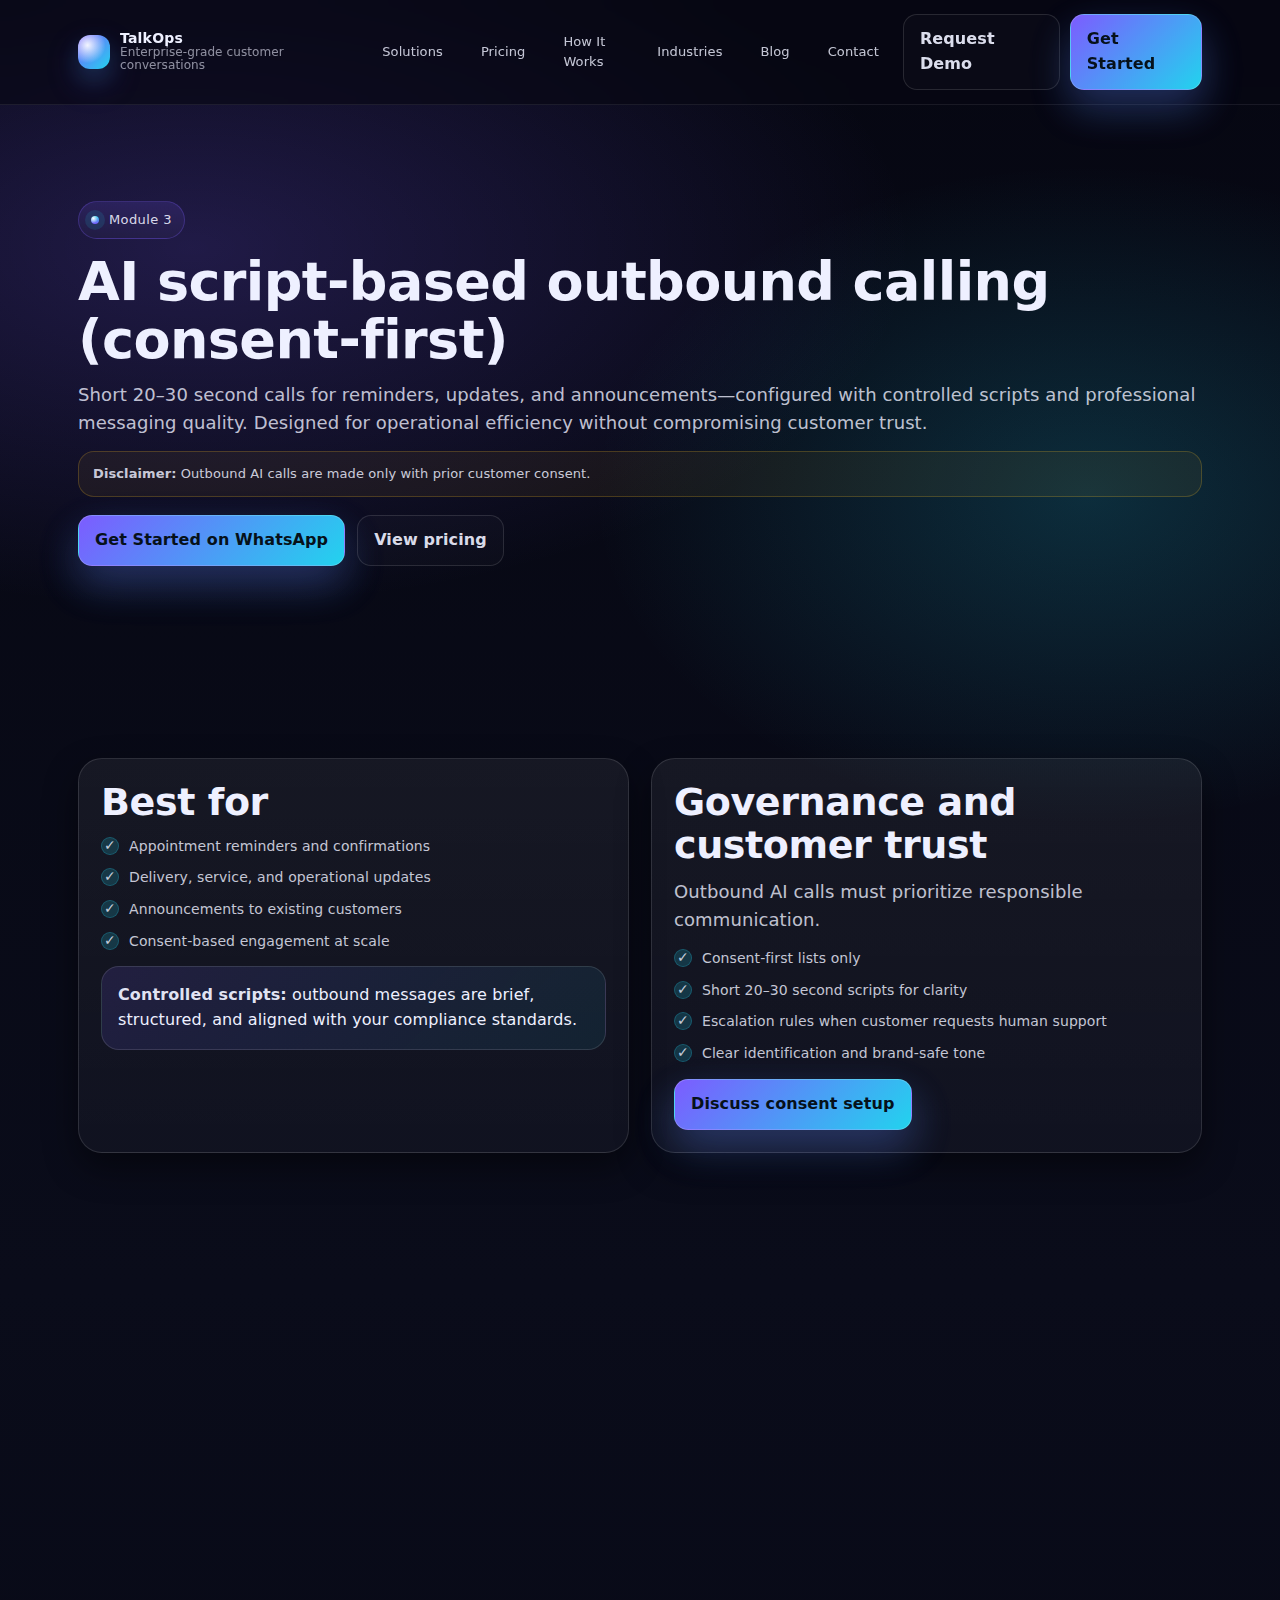
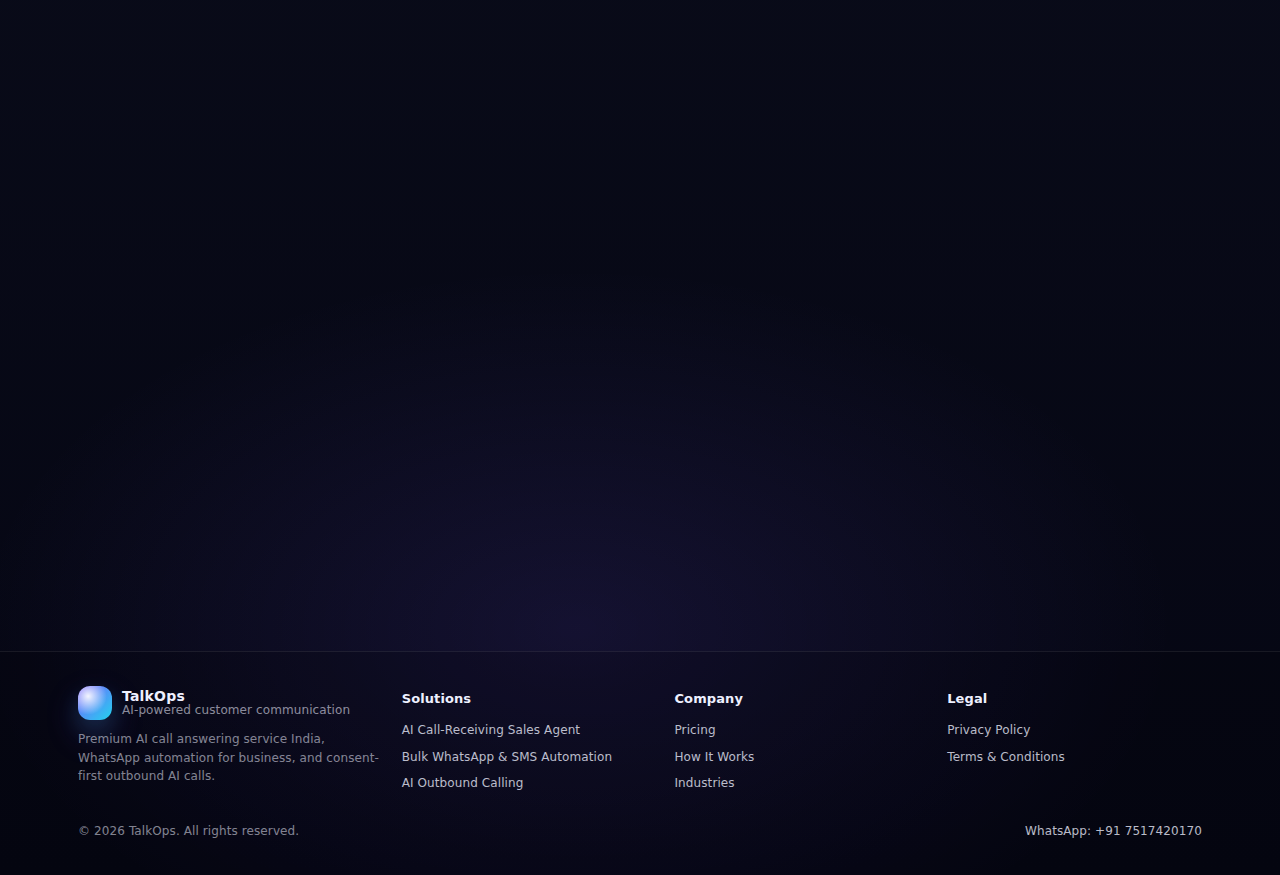
<file: solutions/ai-outbound-calling.html>
<!doctype html>
<html lang="en">
  <head>
    <meta charset="utf-8" />
    <meta name="viewport" content="width=device-width, initial-scale=1" />
    <meta name="theme-color" content="#060712" />
    <title>AI Script-Based Outbound Calling | Consent-Based AI Calls for Business</title>
    <meta
      name="description"
      content="Run short 20–30 second AI outbound calls for reminders, updates, and announcements—only with prior customer consent. Choose pay-as-you-go or monthly pricing."
    />
    <meta
      name="keywords"
      content="AI voice agent for business, AI sales agent India, AI call answering service India"
    />
    <link rel="icon" href="/assets/img/favicon.svg" type="image/svg+xml" />
    <link rel="stylesheet" href="/assets/css/styles.css" />

    <script type="application/ld+json">
      {
        "@context": "https://schema.org",
        "@type": "SoftwareApplication",
        "name": "AI Script-Based Outbound Calling",
        "applicationCategory": "BusinessApplication",
        "operatingSystem": "All",
        "offers": [
          { "@type": "Offer", "priceCurrency": "INR", "price": "2", "name": "Pay-as-you-go (per call)" },
          { "@type": "Offer", "priceCurrency": "INR", "price": "2999", "name": "Monthly" }
        ]
      }
    </script>
  </head>
  <body>
    <a class="skip-link" href="#main">Skip to content</a>

    <header class="topbar">
      <div class="container">
        <nav class="nav" aria-label="Primary">
          <a class="brand" href="/index.html">
            <span class="brand-mark" aria-hidden="true"></span>
            <span class="brand-name">
              <strong>TalkOps</strong>
              <span>Enterprise-grade customer conversations</span>
            </span>
          </a>

          <div class="nav-links" aria-label="Site">
            <a href="/solutions/">Solutions</a>
            <a href="/pricing.html">Pricing</a>
            <a href="/how-it-works.html">How It Works</a>
            <a href="/industries.html">Industries</a>
            <a href="/blog/">Blog</a>
            <a href="/contact.html">Contact</a>
          </div>

          <div class="nav-cta">
            <a class="btn btn-ghost cta-whatsapp" data-intent="Request demo (Outbound)" data-module="AI Script-Based Outbound Calling" href="/get-started.html"
              >Request Demo</a
            >
            <a class="btn btn-primary cta-whatsapp" data-intent="Get Started (Outbound)" data-module="AI Script-Based Outbound Calling" href="/get-started.html"
              >Get Started</a
            >
            <button class="menu-btn" type="button" data-menu-btn aria-label="Open menu" aria-expanded="false">
              <svg viewBox="0 0 24 24" fill="none" aria-hidden="true">
                <path d="M4 7h16M4 12h16M4 17h16" stroke="currentColor" stroke-width="2" stroke-linecap="round" />
              </svg>
            </button>
          </div>
        </nav>

        <div class="mobile-panel" aria-label="Mobile">
          <a href="/solutions/">Solutions</a>
          <a href="/pricing.html">Pricing</a>
          <a href="/how-it-works.html">How It Works</a>
          <a href="/industries.html">Industries</a>
          <a href="/blog/">Blog</a>
          <a href="/contact.html">Contact</a>
          <div class="divider"></div>
          <a class="cta-whatsapp" data-intent="Request demo (Outbound)" data-module="AI Script-Based Outbound Calling" href="/get-started.html">Request Demo</a>
          <a class="cta-whatsapp" data-intent="Get Started (Outbound)" data-module="AI Script-Based Outbound Calling" href="/get-started.html">Get Started</a>
        </div>
      </div>
    </header>

    <main id="main">
      <section class="section">
        <div class="container">
          <div class="reveal">
            <div class="eyebrow"><span class="dot" aria-hidden="true"></span>Module 3</div>
            <h1 style="margin-top: 14px">AI script-based outbound calling (consent-first)</h1>
            <p class="lead" style="margin-top: 12px">
              Short 20–30 second calls for reminders, updates, and announcements—configured with controlled scripts and professional messaging quality.
              Designed for operational efficiency without compromising customer trust.
            </p>
            <div class="disclaimer" style="margin-top: 12px">
              <strong>Disclaimer:</strong> Outbound AI calls are made only with prior customer consent.
            </div>
            <div class="hero-cta">
              <a class="btn btn-primary cta-whatsapp" data-intent="Get Started (Outbound module page)" data-module="AI Script-Based Outbound Calling" href="/get-started.html"
                >Get Started on WhatsApp</a
              >
              <a class="btn btn-ghost" href="/pricing.html">View pricing</a>
            </div>
          </div>
        </div>
      </section>

      <section class="section">
        <div class="container">
          <div class="split">
            <section class="panel reveal" aria-label="Outbound best fit">
              <h2>Best for</h2>
              <ul class="list" style="margin-top: 12px">
                <li><span class="check" aria-hidden="true">✓</span>Appointment reminders and confirmations</li>
                <li><span class="check" aria-hidden="true">✓</span>Delivery, service, and operational updates</li>
                <li><span class="check" aria-hidden="true">✓</span>Announcements to existing customers</li>
                <li><span class="check" aria-hidden="true">✓</span>Consent-based engagement at scale</li>
              </ul>
              <div class="callout" style="margin-top: 14px">
                <strong>Controlled scripts:</strong> outbound messages are brief, structured, and aligned with your compliance standards.
              </div>
            </section>

            <section class="panel reveal" aria-label="Governance">
              <h2>Governance and customer trust</h2>
              <p class="lead">Outbound AI calls must prioritize responsible communication.</p>
              <ul class="list" style="margin-top: 12px">
                <li><span class="check" aria-hidden="true">✓</span>Consent-first lists only</li>
                <li><span class="check" aria-hidden="true">✓</span>Short 20–30 second scripts for clarity</li>
                <li><span class="check" aria-hidden="true">✓</span>Escalation rules when customer requests human support</li>
                <li><span class="check" aria-hidden="true">✓</span>Clear identification and brand-safe tone</li>
              </ul>
              <div style="margin-top: 14px">
                <a class="btn btn-primary cta-whatsapp" data-intent="Consent and compliance setup" href="/get-started.html">Discuss consent setup</a>
              </div>
            </section>
          </div>
        </div>
      </section>

      <section class="section" aria-label="Outbound pricing">
        <div class="container">
          <div class="reveal">
            <h2>Pricing</h2>
            <p class="lead">Simple pricing aligned to call volume and usage patterns.</p>
          </div>

          <div class="pricing" style="margin-top: 18px">
            <article class="price-card reveal">
              <div class="inner">
                <div class="pill">Pay-as-you-go</div>
                <div class="price">₹2 <small>/ call + call minutes</small></div>
                <ul class="list">
                  <li><span class="check" aria-hidden="true">✓</span>Premium AI voice</li>
                  <li><span class="check" aria-hidden="true">✓</span>Script-based and controlled</li>
                  <li><span class="check" aria-hidden="true">✓</span>Consent-first lists only</li>
                </ul>
                <div style="margin-top: 14px">
                  <a class="btn btn-primary cta-whatsapp" data-intent="Get Started (Outbound Pay-as-you-go)" data-module="AI Script-Based Outbound Calling — Pay-as-you-go" href="/get-started.html"
                    >Get Started</a
                  >
                </div>
              </div>
            </article>

            <article class="price-card popular reveal">
              <div class="inner">
                <div class="pill"><strong>Monthly</strong></div>
                <div class="price">₹3,999 <small>/ month</small></div>
                <ul class="list">
                  <li><span class="check" aria-hidden="true">✓</span>Up to 1,000 outbound calls</li>
                  <li><span class="check" aria-hidden="true">✓</span>Script customization</li>
                  <li><span class="check" aria-hidden="true">✓</span>Call logs & reports</li>
                </ul>
                <div style="margin-top: 14px">
                  <a class="btn btn-primary cta-whatsapp" data-intent="Get Started (Outbound Monthly)" data-module="AI Script-Based Outbound Calling — Monthly" href="/get-started.html"
                    >Get Started</a
                  >
                </div>
              </div>
            </article>

            <article class="price-card reveal">
              <div class="inner">
                <div class="pill">Prefer WhatsApp reminders?</div>
                <p class="lead" style="margin-top: 10px">
                  For many businesses, WhatsApp automation can be an excellent alternative for reminders and updates.
                </p>
                <div style="margin-top: 14px">
                  <a class="btn btn-primary cta-whatsapp" data-intent="Discuss alternatives (Outbound vs WhatsApp)" data-module="Outbound + WhatsApp Automation" href="/get-started.html"
                    >Discuss the best approach</a
                  >
                </div>
              </div>
            </article>
          </div>
        </div>
      </section>

      <section class="section">
        <div class="container">
          <div class="panel reveal">
            <h2>Ready to deploy outbound calls responsibly?</h2>
            <p class="lead">
              Share your use case, your consent process, and preferred language. We will recommend the safest and most effective setup.
            </p>
            <div style="display:flex; gap:10px; flex-wrap:wrap; margin-top: 14px">
              <a class="btn btn-primary cta-whatsapp" data-intent="Outbound responsible setup" data-module="AI Script-Based Outbound Calling" href="/get-started.html"
                >Get Started</a
              >
              <a class="btn btn-ghost" href="/solutions/">Back to solutions</a>
            </div>
          </div>
        </div>
      </section>
    </main>

    <footer class="footer">
      <div class="container">
        <div class="footer-grid">
          <div>
            <div class="brand" style="min-width:auto">
              <span class="brand-mark" aria-hidden="true"></span>
              <span class="brand-name">
                <strong>TalkOps</strong>
                <span>AI-powered customer communication</span>
              </span>
            </div>
            <p class="fineprint" style="margin-top: 10px">
              Premium AI call answering service India, WhatsApp automation for business, and consent-first outbound AI calls.
            </p>
          </div>
          <div>
            <strong style="font-size: 13px">Solutions</strong>
            <div class="fineprint" style="display:grid; gap:8px; margin-top: 10px">
              <a href="/solutions/ai-call-receiving-sales-agent.html">AI Call-Receiving Sales Agent</a>
              <a href="/solutions/bulk-whatsapp-sms-automation.html">Bulk WhatsApp & SMS Automation</a>
              <a href="/solutions/ai-outbound-calling.html">AI Outbound Calling</a>
            </div>
          </div>
          <div>
            <strong style="font-size: 13px">Company</strong>
            <div class="fineprint" style="display:grid; gap:8px; margin-top: 10px">
              <a href="/pricing.html">Pricing</a>
              <a href="/how-it-works.html">How It Works</a>
              <a href="/industries.html">Industries</a>
            </div>
          </div>
          <div>
            <strong style="font-size: 13px">Legal</strong>
            <div class="fineprint" style="display:grid; gap:8px; margin-top: 10px">
              <a href="/privacy-policy.html">Privacy Policy</a>
              <a href="/terms.html">Terms & Conditions</a>
            </div>
          </div>
        </div>
        <div class="fineprint" style="display:flex; flex-wrap:wrap; gap:10px; justify-content:space-between; margin-top: 22px">
          <span>© <span data-year></span> TalkOps. All rights reserved.</span>
          <a class="cta-whatsapp" data-intent="Contact sales from outbound module page" href="/contact.html">WhatsApp: +91 7517420170</a>
        </div>
      </div>
    </footer>

    <script src="/assets/js/main.js" defer></script>
  </body>
</html>
</file>
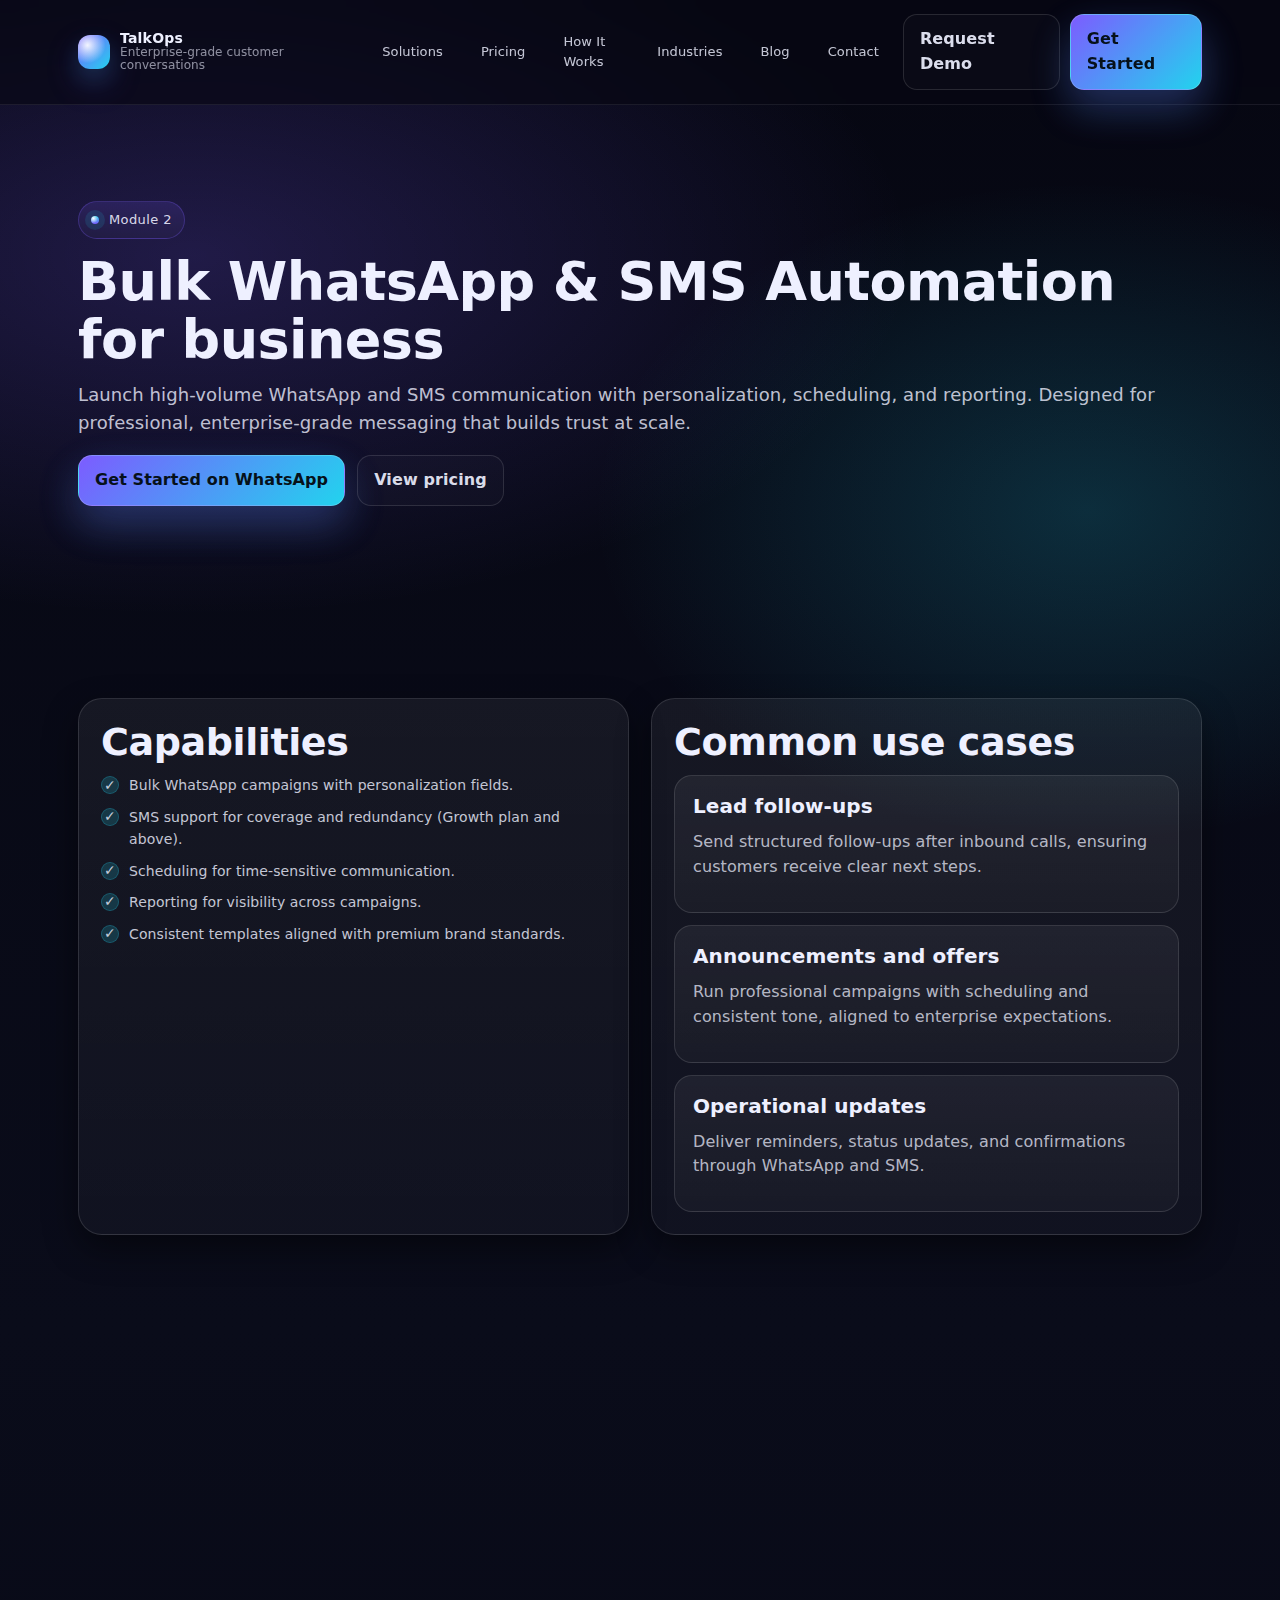
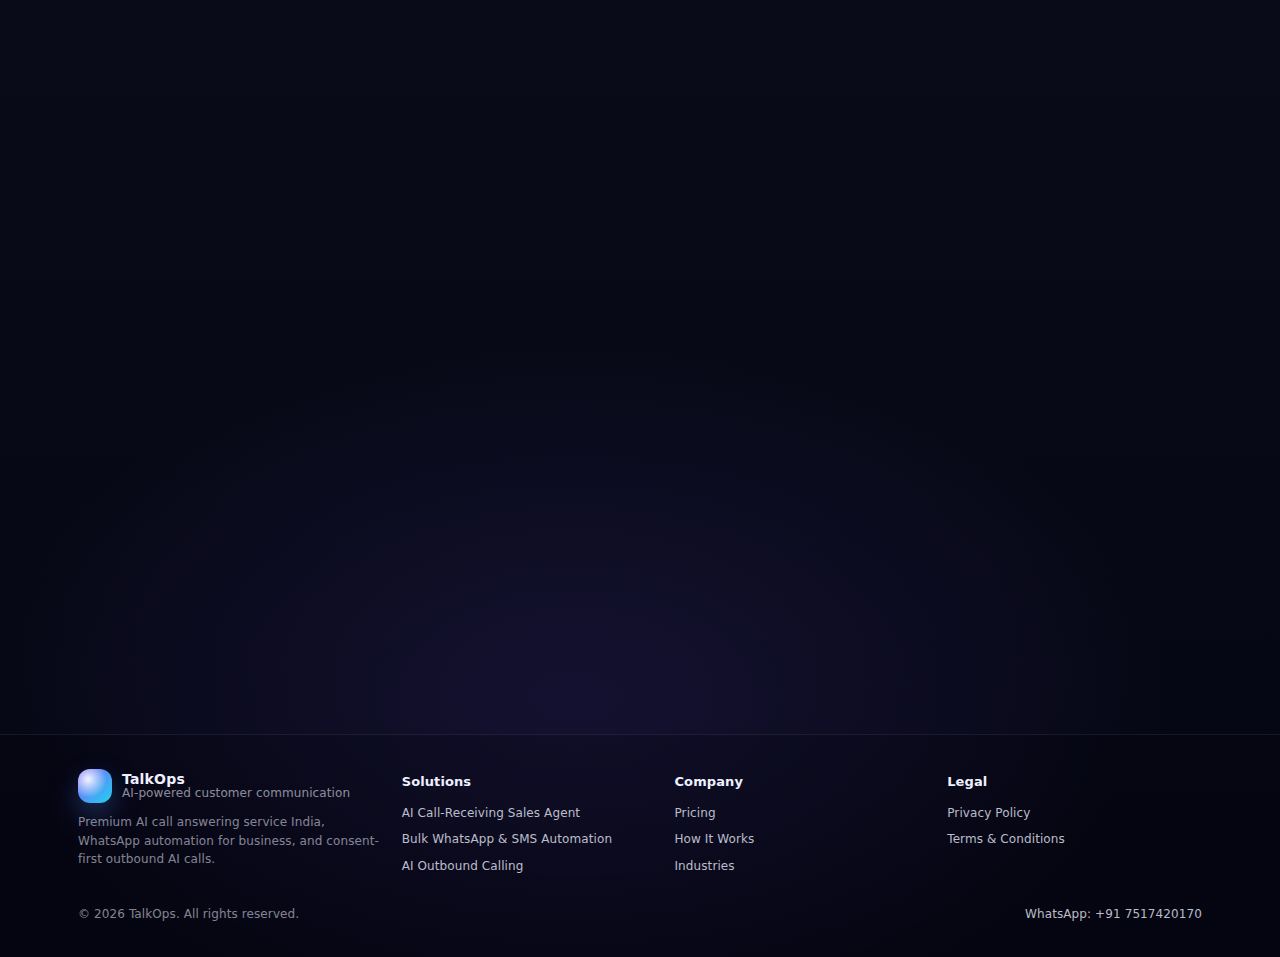
<file: solutions/bulk-whatsapp-sms-automation.html>
<!doctype html>
<html lang="en">
  <head>
    <meta charset="utf-8" />
    <meta name="viewport" content="width=device-width, initial-scale=1" />
    <meta name="theme-color" content="#060712" />
    <title>Bulk WhatsApp & SMS Automation | WhatsApp Automation for Business</title>
    <meta
      name="description"
      content="Send bulk WhatsApp and SMS campaigns with personalization, scheduling, and reporting. Premium WhatsApp automation for business, designed for consistent enterprise messaging."
    />
    <meta
      name="keywords"
      content="WhatsApp automation for business, AI sales agent India, AI voice agent for business"
    />
    <link rel="icon" href="/assets/img/favicon.svg" type="image/svg+xml" />
    <link rel="stylesheet" href="/assets/css/styles.css" />

    <script type="application/ld+json">
      {
        "@context": "https://schema.org",
        "@type": "SoftwareApplication",
        "name": "Bulk WhatsApp & SMS Automation",
        "applicationCategory": "BusinessApplication",
        "operatingSystem": "All",
        "offers": [
          { "@type": "Offer", "priceCurrency": "INR", "price": "999", "name": "Basic" },
          { "@type": "Offer", "priceCurrency": "INR", "price": "2499", "name": "Growth" },
          { "@type": "Offer", "priceCurrency": "INR", "price": "4999", "name": "Pro" }
        ]
      }
    </script>
  </head>
  <body>
    <a class="skip-link" href="#main">Skip to content</a>

    <header class="topbar">
      <div class="container">
        <nav class="nav" aria-label="Primary">
          <a class="brand" href="/index.html">
            <span class="brand-mark" aria-hidden="true"></span>
            <span class="brand-name">
              <strong>TalkOps</strong>
              <span>Enterprise-grade customer conversations</span>
            </span>
          </a>

          <div class="nav-links" aria-label="Site">
            <a href="/solutions/">Solutions</a>
            <a href="/pricing.html">Pricing</a>
            <a href="/how-it-works.html">How It Works</a>
            <a href="/industries.html">Industries</a>
            <a href="/blog/">Blog</a>
            <a href="/contact.html">Contact</a>
          </div>

          <div class="nav-cta">
            <a class="btn btn-ghost cta-whatsapp" data-intent="Request demo (Automation)" data-module="Bulk WhatsApp & SMS Automation" href="/get-started.html"
              >Request Demo</a
            >
            <a class="btn btn-primary cta-whatsapp" data-intent="Get Started (Automation)" data-module="Bulk WhatsApp & SMS Automation" href="/get-started.html"
              >Get Started</a
            >
            <button class="menu-btn" type="button" data-menu-btn aria-label="Open menu" aria-expanded="false">
              <svg viewBox="0 0 24 24" fill="none" aria-hidden="true">
                <path d="M4 7h16M4 12h16M4 17h16" stroke="currentColor" stroke-width="2" stroke-linecap="round" />
              </svg>
            </button>
          </div>
        </nav>

        <div class="mobile-panel" aria-label="Mobile">
          <a href="/solutions/">Solutions</a>
          <a href="/pricing.html">Pricing</a>
          <a href="/how-it-works.html">How It Works</a>
          <a href="/industries.html">Industries</a>
          <a href="/blog/">Blog</a>
          <a href="/contact.html">Contact</a>
          <div class="divider"></div>
          <a class="cta-whatsapp" data-intent="Request demo (Automation)" data-module="Bulk WhatsApp & SMS Automation" href="/get-started.html">Request Demo</a>
          <a class="cta-whatsapp" data-intent="Get Started (Automation)" data-module="Bulk WhatsApp & SMS Automation" href="/get-started.html">Get Started</a>
        </div>
      </div>
    </header>

    <main id="main">
      <section class="section">
        <div class="container">
          <div class="reveal">
            <div class="eyebrow"><span class="dot" aria-hidden="true"></span>Module 2</div>
            <h1 style="margin-top: 14px">Bulk WhatsApp & SMS Automation for business</h1>
            <p class="lead" style="margin-top: 12px">
              Launch high-volume WhatsApp and SMS communication with personalization, scheduling, and reporting. Designed for professional,
              enterprise-grade messaging that builds trust at scale.
            </p>
            <div class="hero-cta">
              <a class="btn btn-primary cta-whatsapp" data-intent="Get Started (Automation module page)" data-module="Bulk WhatsApp & SMS Automation" href="/get-started.html"
                >Get Started on WhatsApp</a
              >
              <a class="btn btn-ghost" href="/pricing.html">View pricing</a>
            </div>
          </div>
        </div>
      </section>

      <section class="section">
        <div class="container">
          <div class="split">
            <section class="panel reveal" aria-label="Core capabilities">
              <h2>Capabilities</h2>
              <ul class="list" style="margin-top: 12px">
                <li><span class="check" aria-hidden="true">✓</span>Bulk WhatsApp campaigns with personalization fields.</li>
                <li><span class="check" aria-hidden="true">✓</span>SMS support for coverage and redundancy (Growth plan and above).</li>
                <li><span class="check" aria-hidden="true">✓</span>Scheduling for time-sensitive communication.</li>
                <li><span class="check" aria-hidden="true">✓</span>Reporting for visibility across campaigns.</li>
                <li><span class="check" aria-hidden="true">✓</span>Consistent templates aligned with premium brand standards.</li>
              </ul>
            </section>

            <section class="panel reveal" aria-label="Common use cases">
              <h2>Common use cases</h2>
              <div class="cards" style="margin-top: 12px; grid-template-columns:1fr; gap:12px">
                <div class="card" style="box-shadow:none">
                  <div class="card-inner">
                    <h3>Lead follow-ups</h3>
                    <p>Send structured follow-ups after inbound calls, ensuring customers receive clear next steps.</p>
                  </div>
                </div>
                <div class="card" style="box-shadow:none">
                  <div class="card-inner">
                    <h3>Announcements and offers</h3>
                    <p>Run professional campaigns with scheduling and consistent tone, aligned to enterprise expectations.</p>
                  </div>
                </div>
                <div class="card" style="box-shadow:none">
                  <div class="card-inner">
                    <h3>Operational updates</h3>
                    <p>Deliver reminders, status updates, and confirmations through WhatsApp and SMS.</p>
                  </div>
                </div>
              </div>
            </section>
          </div>
        </div>
      </section>

      <section class="section" aria-label="Automation pricing">
        <div class="container">
          <div class="reveal">
            <h2>Pricing</h2>
            <p class="lead">Choose the monthly plan based on your messaging volume and channels.</p>
          </div>

          <div class="pricing" style="margin-top: 18px">
            <article class="price-card reveal">
              <div class="inner">
                <div class="pill">Basic</div>
                <div class="price">₹1,999 <small>/ month</small></div>
                <ul class="list">
                  <li><span class="check" aria-hidden="true">✓</span>1,000 WhatsApp messages</li>
                  <li><span class="check" aria-hidden="true">✓</span>Personalization</li>
                  <li><span class="check" aria-hidden="true">✓</span>Delivery reports</li>
                </ul>
                <div style="margin-top: 14px">
                  <a class="btn btn-primary cta-whatsapp" data-intent="Get Started (Automation Basic)" data-module="Bulk WhatsApp & SMS Automation — Basic" href="/get-started.html"
                    >Get Started</a
                  >
                </div>
              </div>
            </article>

            <article class="price-card popular reveal">
              <div class="inner">
                <div class="pill"><strong>Growth</strong></div>
                <div class="price">₹3,499 <small>/ month</small></div>
                <ul class="list">
                  <li><span class="check" aria-hidden="true">✓</span>5,000 WhatsApp + SMS</li>
                  <li><span class="check" aria-hidden="true">✓</span>Campaign scheduling</li>
                  <li><span class="check" aria-hidden="true">✓</span>Advanced analytics</li>
                </ul>
                <div style="margin-top: 14px">
                  <a class="btn btn-primary cta-whatsapp" data-intent="Get Started (Automation Growth)" data-module="Bulk WhatsApp & SMS Automation — Growth" href="/get-started.html"
                    >Get Started</a
                  >
                </div>
              </div>
            </article>

            <article class="price-card reveal">
              <div class="inner">
                <div class="pill">Pro</div>
                <div class="price">₹5,999 <small>/ month</small></div>
                <ul class="list">
                  <li><span class="check" aria-hidden="true">✓</span>Unlimited campaigns</li>
                  <li><span class="check" aria-hidden="true">✓</span>High-priority delivery</li>
                  <li><span class="check" aria-hidden="true">✓</span>Dedicated account support</li>
                </ul>
                <div style="margin-top: 14px">
                  <a class="btn btn-primary cta-whatsapp" data-intent="Get Started (Automation Pro)" data-module="Bulk WhatsApp & SMS Automation — Pro" href="/get-started.html"
                    >Get Started</a
                  >
                </div>
              </div>
            </article>
          </div>
        </div>
      </section>

      <section class="section">
        <div class="container">
          <div class="panel reveal">
            <h2>Combine with the inbound AI sales agent</h2>
            <p class="lead">
              For the best outcomes, most businesses use automation for follow-ups after inbound calls. This improves response speed and conversion quality.
            </p>
            <div style="display:flex; gap:10px; flex-wrap:wrap; margin-top: 14px">
              <a class="btn btn-primary cta-whatsapp" data-intent="Combine inbound + automation" data-module="AI Call-Receiving Sales Agent + WhatsApp Automation" href="/get-started.html"
                >Discuss a combined setup</a
              >
              <a class="btn btn-ghost" href="/solutions/">Back to solutions</a>
            </div>
          </div>
        </div>
      </section>
    </main>

    <footer class="footer">
      <div class="container">
        <div class="footer-grid">
          <div>
            <div class="brand" style="min-width:auto">
              <span class="brand-mark" aria-hidden="true"></span>
              <span class="brand-name">
                <strong>TalkOps</strong>
                <span>AI-powered customer communication</span>
              </span>
            </div>
            <p class="fineprint" style="margin-top: 10px">
              Premium AI call answering service India, WhatsApp automation for business, and consent-first outbound AI calls.
            </p>
          </div>
          <div>
            <strong style="font-size: 13px">Solutions</strong>
            <div class="fineprint" style="display:grid; gap:8px; margin-top: 10px">
              <a href="/solutions/ai-call-receiving-sales-agent.html">AI Call-Receiving Sales Agent</a>
              <a href="/solutions/bulk-whatsapp-sms-automation.html">Bulk WhatsApp & SMS Automation</a>
              <a href="/solutions/ai-outbound-calling.html">AI Outbound Calling</a>
            </div>
          </div>
          <div>
            <strong style="font-size: 13px">Company</strong>
            <div class="fineprint" style="display:grid; gap:8px; margin-top: 10px">
              <a href="/pricing.html">Pricing</a>
              <a href="/how-it-works.html">How It Works</a>
              <a href="/industries.html">Industries</a>
            </div>
          </div>
          <div>
            <strong style="font-size: 13px">Legal</strong>
            <div class="fineprint" style="display:grid; gap:8px; margin-top: 10px">
              <a href="/privacy-policy.html">Privacy Policy</a>
              <a href="/terms.html">Terms & Conditions</a>
            </div>
          </div>
        </div>
        <div class="fineprint" style="display:flex; flex-wrap:wrap; gap:10px; justify-content:space-between; margin-top: 22px">
          <span>© <span data-year></span> TalkOps. All rights reserved.</span>
          <a class="cta-whatsapp" data-intent="Contact sales from automation module page" href="/contact.html">WhatsApp: +91 7517420170</a>
        </div>
      </div>
    </footer>

    <script src="/assets/js/main.js" defer></script>
  </body>
</html>
</file>
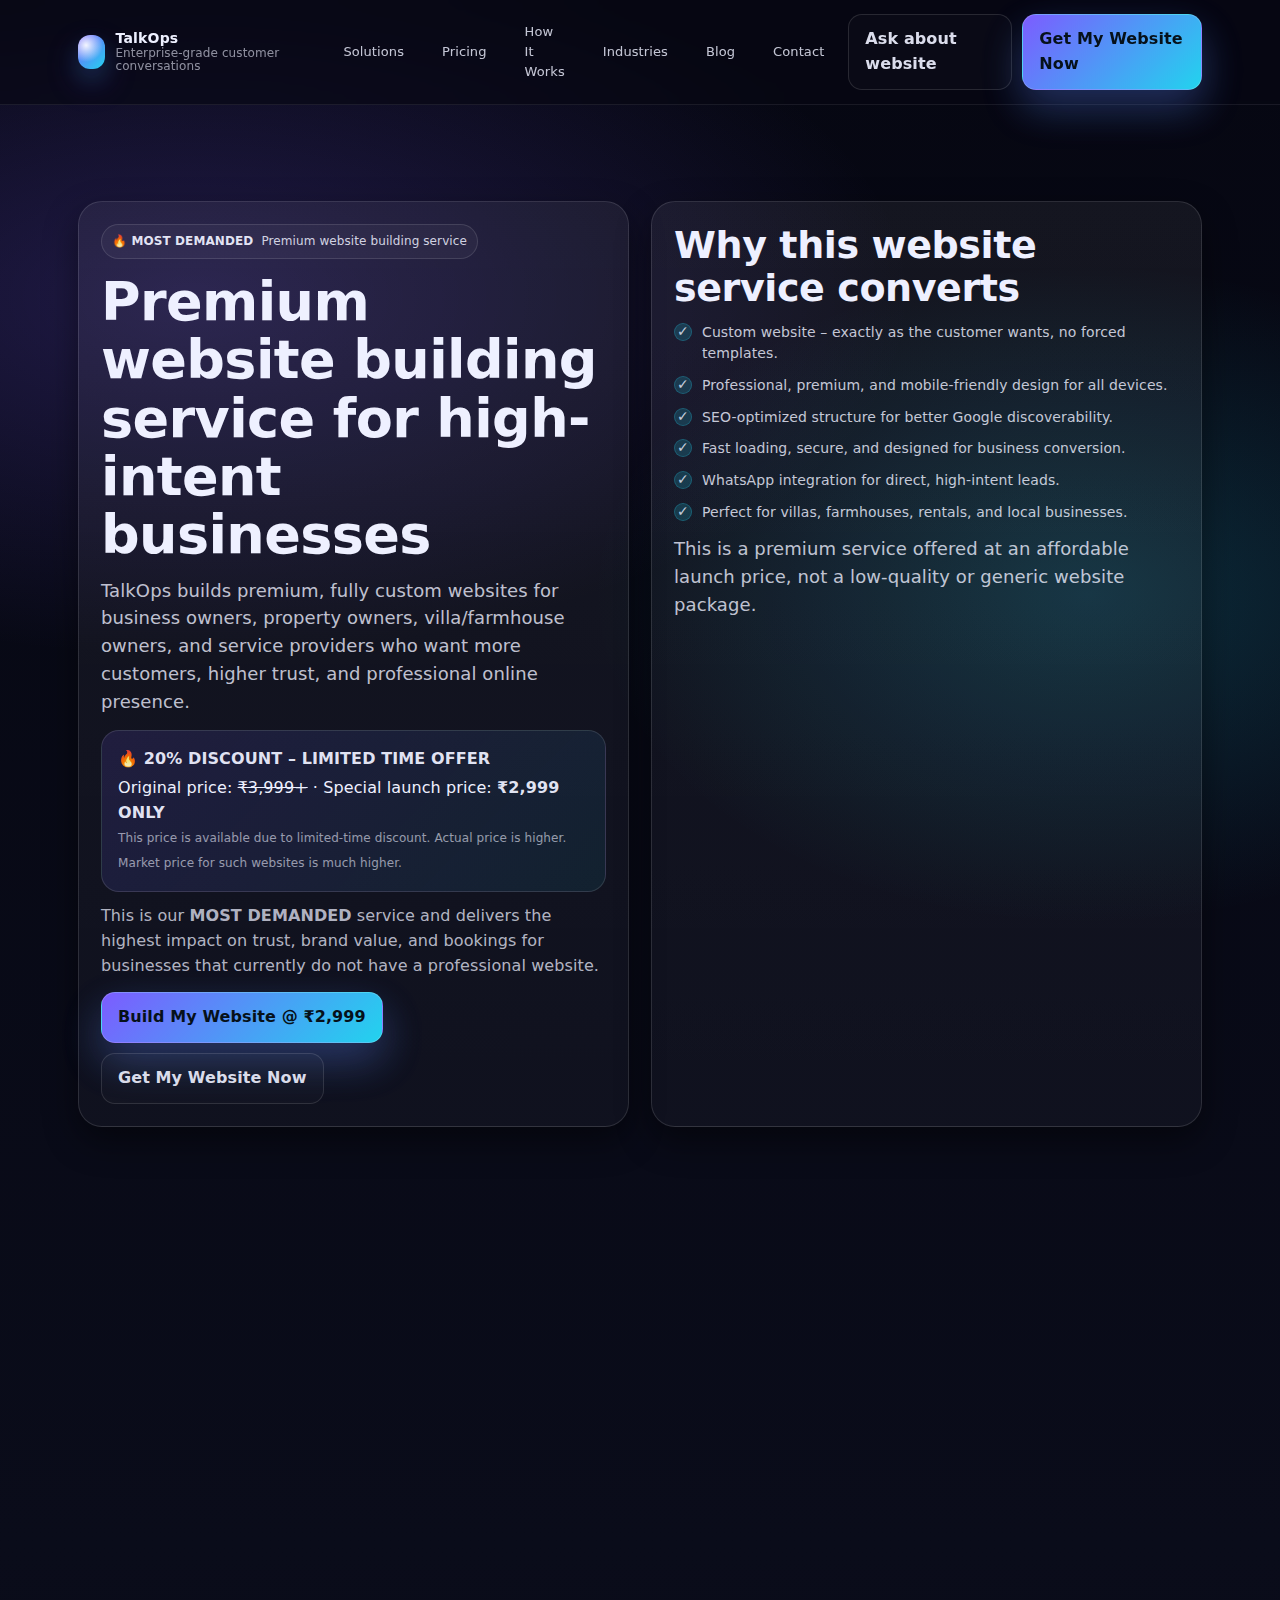
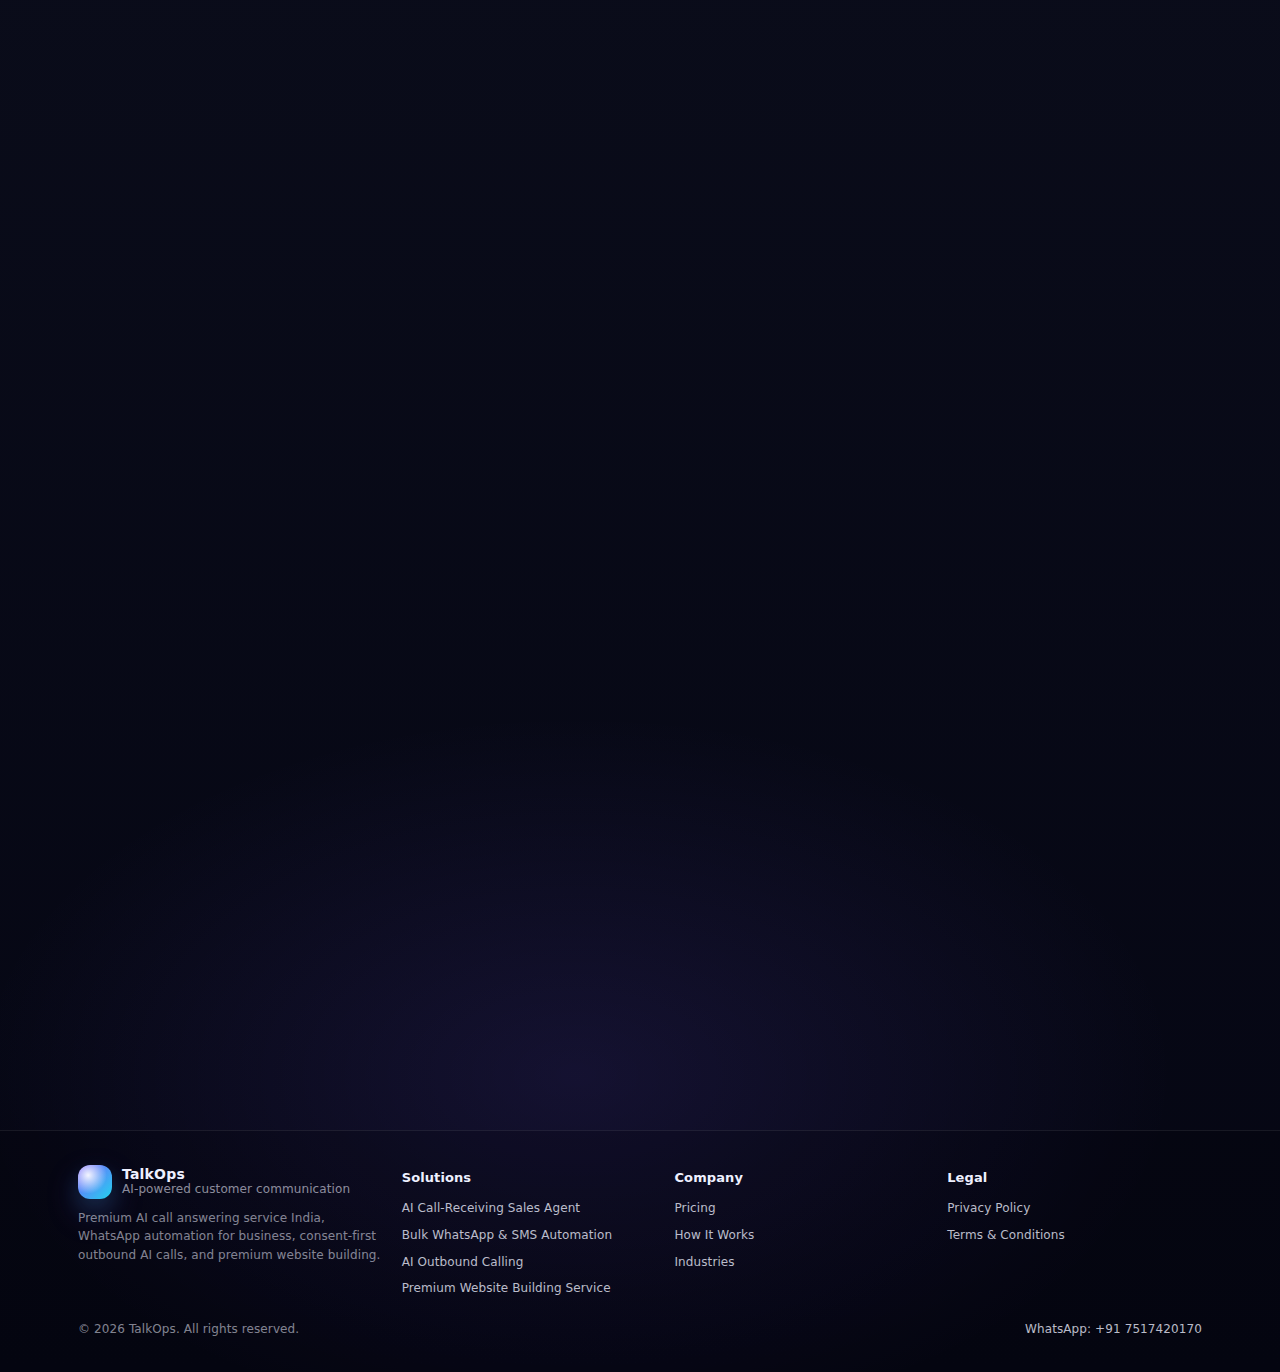
<file: solutions/premium-website-building.html>
<!doctype html>
<html lang="en">
  <head>
    <meta charset="utf-8" />
    <meta name="viewport" content="width=device-width, initial-scale=1" />
    <meta name="theme-color" content="#060712" />
    <title>Premium Website Building Service | TalkOps</title>
    <meta
      name="description"
      content="Most demanded TalkOps service: premium, custom website building for business owners, property owners, villa/farmhouse owners, and service providers. Launch offer ₹2,999 (20% discount, limited time)."
    />
    <meta
      name="keywords"
      content="premium website for business, villa website India, farmhouse website, local business website, SEO optimized website, WhatsApp lead website"
    />
    <link rel="icon" href="/assets/img/favicon.svg" type="image/svg+xml" />
    <link rel="stylesheet" href="/assets/css/styles.css" />

    <script type="application/ld+json">
      {
        "@context": "https://schema.org",
        "@type": "Service",
        "name": "Premium Website Building Service",
        "provider": { "@type": "Organization", "name": "TalkOps", "url": "https://talkops.in/" },
        "url": "https://talkops.in/solutions/premium-website-building.html",
        "offers": {
          "@type": "Offer",
          "priceCurrency": "INR",
          "price": "2999",
          "description": "Limited-time 20% discount on premium website building service (original price ₹3,999+)."
        }
      }
    </script>
  </head>
  <body>
    <a class="skip-link" href="#main">Skip to content</a>

    <header class="topbar">
      <div class="container">
        <nav class="nav" aria-label="Primary">
          <a class="brand" href="/index.html">
            <span class="brand-mark" aria-hidden="true"></span>
            <span class="brand-name">
              <strong>TalkOps</strong>
              <span>Enterprise-grade customer conversations</span>
            </span>
          </a>

          <div class="nav-links" aria-label="Site">
            <a href="/solutions/">Solutions</a>
            <a href="/pricing.html">Pricing</a>
            <a href="/how-it-works.html">How It Works</a>
            <a href="/industries.html">Industries</a>
            <a href="/blog/">Blog</a>
            <a href="/contact.html">Contact</a>
          </div>

          <div class="nav-cta">
            <a class="btn btn-ghost cta-whatsapp" data-intent="Website service enquiry" data-module="Premium Website Building Service" href="/get-started.html"
              >Ask about website</a
            >
            <a class="btn btn-primary cta-whatsapp" data-intent="Get My Website Now" data-module="Premium Website Building Service" href="/get-started.html"
              >Get My Website Now</a
            >
            <button class="menu-btn" type="button" data-menu-btn aria-label="Open menu" aria-expanded="false">
              <svg viewBox="0 0 24 24" fill="none" aria-hidden="true">
                <path d="M4 7h16M4 12h16M4 17h16" stroke="currentColor" stroke-width="2" stroke-linecap="round" />
              </svg>
            </button>
          </div>
        </nav>

        <div class="mobile-panel" aria-label="Mobile">
          <a href="/solutions/">Solutions</a>
          <a href="/pricing.html">Pricing</a>
          <a href="/how-it-works.html">How It Works</a>
          <a href="/industries.html">Industries</a>
          <a href="/blog/">Blog</a>
          <a href="/contact.html">Contact</a>
          <div class="divider"></div>
          <a class="cta-whatsapp" data-intent="Website service enquiry (Mobile)" data-module="Premium Website Building Service" href="/get-started.html"
            >Ask about website</a
          >
          <a class="cta-whatsapp" data-intent="Get My Website Now (Mobile)" data-module="Premium Website Building Service" href="/get-started.html"
            >Get My Website Now</a
          >
        </div>
      </div>
    </header>

    <main id="main">
      <section class="section">
        <div class="container">
          <div class="split">
            <div class="panel reveal">
              <div class="badge">
                <strong>🔥 MOST DEMANDED</strong>
                <span>Premium website building service</span>
              </div>
              <h1 style="margin-top: 14px">Premium website building service for high-intent businesses</h1>
              <p class="lead" style="margin-top: 12px">
                TalkOps builds premium, fully custom websites for business owners, property owners, villa/farmhouse owners, and service providers who want
                more customers, higher trust, and professional online presence.
              </p>
              <div class="callout" style="margin-top: 14px">
                <strong>🔥 20% DISCOUNT – LIMITED TIME OFFER</strong><br />
                <span style="display:block; margin-top:4px">
                  Original price: <del>₹3,999+</del> · Special launch price: <strong>₹2,999 ONLY</strong>
                </span>
                <span class="hint" style="margin-top:6px">
                  This price is available due to limited-time discount. Actual price is higher. Market price for such websites is much higher.
                </span>
              </div>
              <p style="margin-top: 12px">
                This is our <strong>MOST DEMANDED</strong> service and delivers the highest impact on trust, brand value, and bookings for businesses that currently
                do not have a professional website.
              </p>
              <div style="display:flex; gap:10px; flex-wrap:wrap; margin-top: 14px">
                <a
                  class="btn btn-primary"
                  href="#website-form"
                >
                  Build My Website @ ₹2,999
                </a>
                <a
                  class="btn btn-ghost cta-whatsapp"
                  data-intent="Discuss premium website building"
                  data-module="Premium Website Building Service"
                  href="/get-started.html"
                  >Get My Website Now</a
                >
              </div>
            </div>

            <aside class="panel reveal" aria-label="Why this service works">
              <h2>Why this website service converts</h2>
              <ul class="list" style="margin-top: 12px">
                <li><span class="check" aria-hidden="true">✓</span>Custom website – exactly as the customer wants, no forced templates.</li>
                <li><span class="check" aria-hidden="true">✓</span>Professional, premium, and mobile-friendly design for all devices.</li>
                <li><span class="check" aria-hidden="true">✓</span>SEO-optimized structure for better Google discoverability.</li>
                <li><span class="check" aria-hidden="true">✓</span>Fast loading, secure, and designed for business conversion.</li>
                <li><span class="check" aria-hidden="true">✓</span>WhatsApp integration for direct, high-intent leads.</li>
                <li><span class="check" aria-hidden="true">✓</span>Perfect for villas, farmhouses, rentals, and local businesses.</li>
              </ul>
              <p class="lead" style="margin-top: 12px">
                This is a premium service offered at an affordable launch price, not a low-quality or generic website package.
              </p>
            </aside>
          </div>
        </div>
      </section>

      <section class="section" id="website-form">
        <div class="container">
          <div class="panel reveal">
            <div class="badge">
              <strong>💎 BEST VALUE</strong>
              <span>High-conversion website at launch price</span>
            </div>
            <h2 style="margin-top: 14px">Share website details to lock in ₹2,999</h2>
            <p class="lead">
              Fill this short form. After submitting, you will be redirected to WhatsApp with all details pre-filled, so our team can finalize the website
              plan with you.
            </p>

            <form id="website-build-form" class="form" autocomplete="on" style="margin-top: 14px">
              <div class="field">
                <label for="wb_businessType">Business type</label>
                <input
                  id="wb_businessType"
                  name="wb_businessType"
                  placeholder="Example: villa, farmhouse, rental, clinic, salon, coaching, local service"
                  required
                />
              </div>

              <div class="field">
                <label for="wb_purpose">Website purpose</label>
                <textarea
                  id="wb_purpose"
                  name="wb_purpose"
                  placeholder="Example: get more bookings, show property photos, collect WhatsApp leads, explain services."
                  required
                ></textarea>
              </div>

              <div class="field">
                <label for="wb_whatsapp">WhatsApp number for leads</label>
                <input
                  id="wb_whatsapp"
                  name="wb_whatsapp"
                  inputmode="tel"
                  placeholder="+91XXXXXXXXXX"
                  required
                  pattern="^[0-9+\\s()-]{8,}$"
                />
                <div class="hint">This is the number where customers will contact you via WhatsApp from the website.</div>
              </div>

              <div class="field">
                <label for="wb_reference">Any reference website (optional)</label>
                <input
                  id="wb_reference"
                  name="wb_reference"
                  placeholder="Paste any website you like (optional)"
                  inputmode="url"
                />
              </div>

              <button class="btn btn-primary" type="submit">Build My Website @ ₹2,999</button>
              <div class="hint">
                This price is available due to limited-time discount. Actual price is higher. Market price for such websites is much higher.
              </div>
            </form>
          </div>
        </div>
      </section>

      <section class="section">
        <div class="container">
          <div class="panel reveal">
            <h2>Who should choose this module</h2>
            <p class="lead">
              This module is designed for owners who understand that a premium website directly impacts credibility and revenue.
            </p>
            <ul class="list" style="margin-top: 12px">
              <li><span class="check" aria-hidden="true">✓</span>Business owners without a website who want a strong first impression.</li>
              <li><span class="check" aria-hidden="true">✓</span>Property, villa, or farmhouse owners who want more bookings with trust.</li>
              <li><span class="check" aria-hidden="true">✓</span>Service providers who rely on WhatsApp and calls for enquiries.</li>
              <li><span class="check" aria-hidden="true">✓</span>Local businesses that want to appear professional on Google and social media.</li>
            </ul>
            <p style="margin-top: 12px">
              If you do not take this now, you may be missing a high-ROI, premium website at a launch-only price.
            </p>
            <div style="display:flex; gap:10px; flex-wrap:wrap; margin-top: 14px">
              <a class="btn btn-primary" href="#website-form">Get My Website Now</a>
              <a
                class="btn btn-ghost cta-whatsapp"
                data-intent="Questions about website module"
                data-module="Premium Website Building Service"
                href="/get-started.html"
                >Ask a question</a
              >
            </div>
          </div>
        </div>
      </section>
    </main>

    <footer class="footer">
      <div class="container">
        <div class="footer-grid">
          <div>
            <div class="brand" style="min-width:auto">
              <span class="brand-mark" aria-hidden="true"></span>
              <span class="brand-name">
                <strong>TalkOps</strong>
                <span>AI-powered customer communication</span>
              </span>
            </div>
            <p class="fineprint" style="margin-top: 10px">
              Premium AI call answering service India, WhatsApp automation for business, consent-first outbound AI calls, and premium website building.
            </p>
          </div>
          <div>
            <strong style="font-size: 13px">Solutions</strong>
            <div class="fineprint" style="display:grid; gap:8px; margin-top: 10px">
              <a href="/solutions/ai-call-receiving-sales-agent.html">AI Call-Receiving Sales Agent</a>
              <a href="/solutions/bulk-whatsapp-sms-automation.html">Bulk WhatsApp & SMS Automation</a>
              <a href="/solutions/ai-outbound-calling.html">AI Outbound Calling</a>
              <a href="/solutions/premium-website-building.html">Premium Website Building Service</a>
            </div>
          </div>
          <div>
            <strong style="font-size: 13px">Company</strong>
            <div class="fineprint" style="display:grid; gap:8px; margin-top: 10px">
              <a href="/pricing.html">Pricing</a>
              <a href="/how-it-works.html">How It Works</a>
              <a href="/industries.html">Industries</a>
            </div>
          </div>
          <div>
            <strong style="font-size: 13px">Legal</strong>
            <div class="fineprint" style="display:grid; gap:8px; margin-top: 10px">
              <a href="/privacy-policy.html">Privacy Policy</a>
              <a href="/terms.html">Terms & Conditions</a>
            </div>
          </div>
        </div>
        <div class="fineprint" style="display:flex; flex-wrap:wrap; gap:10px; justify-content:space-between; margin-top: 22px">
          <span>© <span data-year></span> TalkOps. All rights reserved.</span>
          <a class="cta-whatsapp" data-intent="Contact sales from website module" href="/contact.html">WhatsApp: +91 7517420170</a>
        </div>
      </div>
    </footer>

    <script src="/assets/js/main.js" defer></script>
  </body>
</html>
</file>
<file: assets/css/styles.css>
/*
  Premium AI SaaS (Static) Theme
  - Mobile-first, enterprise-grade
  - High contrast, subtle glow, futuristic grid
  - Optimized for Core Web Vitals (minimal JS, CSS-driven UI)
*/

:root{
  --bg0:#060712;
  --bg1:#0a0c1a;
  --panel:rgba(255,255,255,.06);
  --panel2:rgba(255,255,255,.085);
  --border:rgba(255,255,255,.12);
  --text:#eef0ff;
  --muted:rgba(238,240,255,.74);
  --muted2:rgba(238,240,255,.58);
  --accent:#7c5cff; /* violet */
  --accent2:#22d3ee; /* cyan */
  --success:#34d399;
  --warning:#fbbf24;
  --danger:#fb7185;
  --shadow:0 18px 48px rgba(0,0,0,.55);
  --shadow2:0 14px 34px rgba(0,0,0,.45);
  --radius:18px;
  --radius2:24px;
  --max:1160px;
  --ring:0 0 0 3px rgba(124,92,255,.26);
  --ring2:0 0 0 3px rgba(34,211,238,.22);
}

*{box-sizing:border-box}
html{scroll-behavior:smooth}
body{
  margin:0;
  color:var(--text);
  background:
    radial-gradient(1200px 600px at 15% 10%, rgba(124,92,255,.22), transparent 60%),
    radial-gradient(900px 600px at 85% 20%, rgba(34,211,238,.18), transparent 55%),
    radial-gradient(1000px 600px at 45% 90%, rgba(124,92,255,.12), transparent 60%),
    linear-gradient(180deg, var(--bg0), var(--bg1) 52%, #050613);
  font-family: ui-sans-serif, system-ui, -apple-system, Segoe UI, Roboto, Helvetica, Arial, "Apple Color Emoji","Segoe UI Emoji";
  line-height:1.55;
  letter-spacing:.1px;
}

img{max-width:100%; height:auto}
a{color:inherit; text-decoration:none}
button, input, select, textarea{font:inherit}

.skip-link{
  position:absolute;
  left:-9999px;
  top:auto;
  width:1px;
  height:1px;
  overflow:hidden;
}
.skip-link:focus{
  left:16px;
  top:16px;
  width:auto;
  height:auto;
  padding:10px 12px;
  background:#111326;
  border:1px solid var(--border);
  border-radius:12px;
  z-index:10000;
}

.container{max-width:var(--max); margin:0 auto; padding:0 18px}
.section{padding:64px 0}
@media (min-width:860px){ .section{padding:96px 0} }

.eyebrow{
  display:inline-flex;
  align-items:center;
  gap:10px;
  padding:8px 12px;
  border:1px solid rgba(124,92,255,.28);
  background:linear-gradient(180deg, rgba(124,92,255,.16), rgba(255,255,255,.02));
  border-radius:999px;
  color:rgba(238,240,255,.9);
  font-size:13px;
  letter-spacing:.4px;
}
.dot{
  width:8px;
  height:8px;
  border-radius:999px;
  background:radial-gradient(circle at 30% 30%, #fff, rgba(255,255,255,.0) 60%), linear-gradient(180deg, var(--accent2), var(--accent));
  box-shadow:0 0 0 6px rgba(34,211,238,.12);
}

h1,h2,h3{margin:0 0 12px}
h1{font-size:34px; line-height:1.08; letter-spacing:-.6px}
h2{font-size:28px; line-height:1.12; letter-spacing:-.4px}
h3{font-size:18px; line-height:1.2}
@media (min-width:860px){
  h1{font-size:54px}
  h2{font-size:38px}
  h3{font-size:20px}
}
p{margin:0 0 14px; color:var(--muted)}
.lead{font-size:16px; color:rgba(238,240,255,.8)}
@media (min-width:860px){ .lead{font-size:18px} }

.grid-bg{
  position:absolute;
  inset:-2px;
  pointer-events:none;
  opacity:.65;
  background:
    linear-gradient(rgba(255,255,255,.06) 1px, transparent 1px),
    linear-gradient(90deg, rgba(255,255,255,.05) 1px, transparent 1px);
  background-size: 42px 42px;
  mask-image: radial-gradient(420px 260px at 35% 20%, #000 55%, transparent 100%);
}

.noise{
  position:absolute;
  inset:0;
  pointer-events:none;
  opacity:.08;
  background-image:url("data:image/svg+xml,%3Csvg xmlns='http://www.w3.org/2000/svg' width='260' height='260'%3E%3Cfilter id='n'%3E%3CfeTurbulence type='fractalNoise' baseFrequency='.8' numOctaves='3' stitchTiles='stitch'/%3E%3C/filter%3E%3Crect width='260' height='260' filter='url(%23n)' opacity='.35'/%3E%3C/svg%3E");
  background-size:260px 260px;
}

.topbar{
  position:sticky;
  top:0;
  z-index:2000;
  backdrop-filter: blur(16px);
  background:rgba(6,7,18,.6);
  border-bottom:1px solid rgba(255,255,255,.08);
}
.nav{
  display:flex;
  align-items:center;
  justify-content:space-between;
  gap:14px;
  padding:14px 0;
}
.brand{
  display:flex;
  align-items:center;
  gap:10px;
  min-width: 200px;
}
.brand-mark{
  width:34px;
  height:34px;
  border-radius:12px;
  background:
    radial-gradient(circle at 30% 30%, rgba(255,255,255,.92), rgba(255,255,255,0) 55%),
    linear-gradient(135deg, rgba(124,92,255,1), rgba(34,211,238,1));
  box-shadow:0 14px 34px rgba(124,92,255,.22), 0 10px 22px rgba(34,211,238,.14);
}
.brand-name{
  display:flex;
  flex-direction:column;
  line-height:1.1;
}
.brand-name strong{font-size:14px; letter-spacing:.2px}
.brand-name span{font-size:12px; color:var(--muted2)}

.nav-links{
  display:none;
  gap:18px;
  align-items:center;
}
.nav-links a{
  font-size:13px;
  color:rgba(238,240,255,.82);
  padding:8px 10px;
  border-radius:12px;
}
.nav-links a:hover{background:rgba(255,255,255,.06)}
.nav-cta{display:flex; gap:10px; align-items:center}

.menu-btn{
  display:inline-flex;
  align-items:center;
  justify-content:center;
  width:44px;
  height:44px;
  border-radius:14px;
  border:1px solid rgba(255,255,255,.12);
  background:rgba(255,255,255,.05);
  color:var(--text);
}
.menu-btn:hover{background:rgba(255,255,255,.075)}
.menu-btn:focus{outline:none; box-shadow:var(--ring)}

.mobile-panel{
  display:none;
  padding:12px 0 18px;
}
.mobile-panel a{
  display:flex;
  align-items:center;
  justify-content:space-between;
  padding:12px 12px;
  border-radius:14px;
  color:rgba(238,240,255,.84);
}
.mobile-panel a:hover{background:rgba(255,255,255,.06)}
.mobile-panel .divider{height:1px; background:rgba(255,255,255,.08); margin:8px 0}
.mobile-open .mobile-panel{display:block}

@media (min-width:980px){
  .nav-links{display:flex}
  .menu-btn{display:none}
  .mobile-panel{display:none !important}
}

.btn{
  display:inline-flex;
  align-items:center;
  justify-content:center;
  gap:10px;
  padding:12px 16px;
  border-radius:14px;
  border:1px solid rgba(255,255,255,.12);
  background:rgba(255,255,255,.06);
  color:rgba(238,240,255,.92);
  font-weight:600;
  letter-spacing:.1px;
  box-shadow:0 0 0 0 rgba(124,92,255,0);
  transition:transform .18s ease, background .18s ease, border-color .18s ease, box-shadow .18s ease;
}
.btn:hover{
  transform:translateY(-1px);
  background:rgba(255,255,255,.085);
  border-color:rgba(255,255,255,.2);
}
.btn:focus{outline:none; box-shadow:var(--ring)}
.btn-primary{
  background:linear-gradient(135deg, rgba(124,92,255,1), rgba(34,211,238,1));
  border-color:rgba(255,255,255,.18);
  color:#06111a;
  box-shadow:0 18px 42px rgba(124,92,255,.22), 0 18px 44px rgba(34,211,238,.14);
}
.btn-primary:hover{
  background:linear-gradient(135deg, rgba(124,92,255,1), rgba(34,211,238,1));
  transform:translateY(-1.5px);
  box-shadow:0 22px 54px rgba(124,92,255,.24), 0 22px 52px rgba(34,211,238,.16);
}
.btn-primary:focus{box-shadow:var(--ring2)}
.btn-ghost{background:rgba(255,255,255,.02)}

.badge{
  display:inline-flex;
  align-items:center;
  gap:8px;
  padding:7px 10px;
  border-radius:999px;
  border:1px solid rgba(255,255,255,.12);
  background:rgba(255,255,255,.04);
  font-size:12px;
  color:rgba(238,240,255,.86);
}
.badge strong{color:rgba(238,240,255,.95)}

.hero{
  position:relative;
  overflow:hidden;
  padding:44px 0 10px;
}
.hero-grid{
  display:grid;
  gap:26px;
  align-items:center;
}
@media (min-width:980px){
  .hero{padding:72px 0 18px}
  .hero-grid{grid-template-columns: 1.1fr .9fr; gap:44px}
}

.hero h1 .grad{
  background:linear-gradient(90deg, rgba(34,211,238,1), rgba(124,92,255,1));
  -webkit-background-clip:text;
  background-clip:text;
  color:transparent;
}

.hero-cta{display:flex; flex-wrap:wrap; gap:12px; margin-top:18px}

.hero-card{
  position:relative;
  border-radius:var(--radius2);
  background:linear-gradient(180deg, rgba(255,255,255,.07), rgba(255,255,255,.03));
  border:1px solid rgba(255,255,255,.12);
  box-shadow:var(--shadow);
  overflow:hidden;
}
.hero-card-inner{padding:18px}
@media(min-width:980px){ .hero-card-inner{padding:22px} }

.stat-grid{
  display:grid;
  grid-template-columns: 1fr 1fr;
  gap:12px;
  margin-top:14px;
}
.stat{
  padding:12px;
  border-radius:16px;
  border:1px solid rgba(255,255,255,.1);
  background:rgba(0,0,0,.18);
}
.stat strong{display:block; font-size:18px; letter-spacing:-.2px}
.stat span{display:block; font-size:12px; color:var(--muted2); margin-top:4px}

.kpis{
  display:flex;
  flex-wrap:wrap;
  gap:10px;
  margin-top:14px;
}
.kpi{
  padding:10px 12px;
  border-radius:16px;
  border:1px solid rgba(255,255,255,.1);
  background:rgba(255,255,255,.03);
  font-size:12px;
  color:rgba(238,240,255,.84);
}

.cards{
  display:grid;
  gap:14px;
}
@media (min-width:860px){ .cards{grid-template-columns:repeat(3, 1fr); gap:16px} }

.card{
  position:relative;
  border-radius:var(--radius);
  border:1px solid rgba(255,255,255,.12);
  background:linear-gradient(180deg, rgba(255,255,255,.06), rgba(255,255,255,.03));
  box-shadow:var(--shadow2);
  overflow:hidden;
}
.card .card-inner{padding:18px}
.card .card-title{display:flex; align-items:center; gap:10px; margin-bottom:8px}
.icon{
  width:32px;
  height:32px;
  border-radius:14px;
  background:rgba(124,92,255,.18);
  border:1px solid rgba(124,92,255,.22);
  display:inline-flex;
  align-items:center;
  justify-content:center;
}
.icon svg{width:18px; height:18px; opacity:.92}

.list{
  margin:12px 0 0;
  padding:0;
  list-style:none;
  display:grid;
  gap:10px;
}
.list li{
  display:flex;
  gap:10px;
  align-items:flex-start;
  color:rgba(238,240,255,.82);
  font-size:14px;
}
.check{
  width:18px;
  height:18px;
  border-radius:999px;
  background:rgba(34,211,238,.18);
  border:1px solid rgba(34,211,238,.24);
  display:inline-flex;
  align-items:center;
  justify-content:center;
  margin-top:1px;
  flex:0 0 18px;
}

.split{
  display:grid;
  gap:16px;
}
@media (min-width:980px){ .split{grid-template-columns: 1fr 1fr; gap:22px} }

.panel{
  border-radius:var(--radius2);
  border:1px solid rgba(255,255,255,.12);
  background:linear-gradient(180deg, rgba(255,255,255,.06), rgba(255,255,255,.03));
  box-shadow:var(--shadow2);
  padding:18px;
}
@media (min-width:860px){ .panel{padding:22px} }

.pricing{
  display:grid;
  gap:14px;
}
@media (min-width:980px){ .pricing{grid-template-columns:repeat(3, 1fr); gap:16px} }

.price-card{
  border-radius:var(--radius2);
  border:1px solid rgba(255,255,255,.12);
  background:linear-gradient(180deg, rgba(255,255,255,.06), rgba(255,255,255,.03));
  box-shadow:var(--shadow2);
  overflow:hidden;
  position:relative;
}
.price-card .inner{padding:18px}
.price{
  font-size:34px;
  letter-spacing:-.6px;
  margin-top:8px;
  color:rgba(238,240,255,.96);
}
.price small{font-size:14px; color:var(--muted2); letter-spacing:0}
.pill{
  display:inline-flex;
  align-items:center;
  gap:8px;
  padding:8px 10px;
  border-radius:999px;
  border:1px solid rgba(255,255,255,.12);
  background:rgba(255,255,255,.04);
  font-size:12px;
  color:rgba(238,240,255,.88);
}
.popular{
  border-color:rgba(34,211,238,.22);
  box-shadow:0 24px 56px rgba(34,211,238,.12), 0 20px 54px rgba(124,92,255,.14);
}
.popular::before{
  content:"";
  position:absolute;
  inset:0;
  pointer-events:none;
  background:radial-gradient(600px 240px at 50% 0%, rgba(34,211,238,.15), transparent 60%);
}

.table{
  width:100%;
  border-collapse:separate;
  border-spacing:0;
  overflow:hidden;
  border-radius:18px;
  border:1px solid rgba(255,255,255,.12);
  background:rgba(255,255,255,.03);
}
.table th,.table td{
  padding:12px 12px;
  border-bottom:1px solid rgba(255,255,255,.08);
  font-size:14px;
  color:rgba(238,240,255,.86);
  vertical-align:top;
}
.table th{color:rgba(238,240,255,.94); text-align:left; background:rgba(255,255,255,.05)}
.table tr:last-child td{border-bottom:none}

.form{
  display:grid;
  gap:12px;
  margin-top:12px;
}
.field{
  display:grid;
  gap:8px;
}
label{font-size:13px; color:rgba(238,240,255,.86)}
input, select, textarea{
  width:100%;
  padding:12px 12px;
  border-radius:14px;
  border:1px solid rgba(255,255,255,.14);
  background:rgba(0,0,0,.22);
  color:rgba(238,240,255,.92);
  outline:none;
  transition:border-color .18s ease, box-shadow .18s ease, background .18s ease;
}
input::placeholder, textarea::placeholder{color:rgba(238,240,255,.44)}
input:focus, select:focus, textarea:focus{
  border-color:rgba(124,92,255,.34);
  box-shadow:var(--ring);
  background:rgba(0,0,0,.26);
}
textarea{min-height:110px; resize:vertical}

.choices{
  display:grid;
  gap:10px;
  padding:12px;
  border:1px solid rgba(255,255,255,.12);
  border-radius:16px;
  background:rgba(255,255,255,.03);
}
.choice{
  display:flex;
  gap:10px;
  align-items:flex-start;
  color:rgba(238,240,255,.86);
  font-size:14px;
}
.choice input{width:18px; height:18px; margin-top:2px}
.hint{font-size:12px; color:rgba(238,240,255,.6); margin-top:6px}

.footer{
  border-top:1px solid rgba(255,255,255,.08);
  background:rgba(0,0,0,.14);
  padding:34px 0;
}
.footer-grid{
  display:grid;
  gap:18px;
}
@media (min-width:860px){ .footer-grid{grid-template-columns: 1.2fr 1fr 1fr 1fr} }
.footer a{color:rgba(238,240,255,.78)}
.footer a:hover{color:rgba(238,240,255,.95)}
.fineprint{color:rgba(238,240,255,.55); font-size:12px; margin-top:12px}

.reveal{opacity:0; transform:translateY(14px); transition:opacity .6s ease, transform .6s ease}
.reveal.show{opacity:1; transform:none}

.callout{
  border-radius:18px;
  border:1px solid rgba(255,255,255,.12);
  background:linear-gradient(135deg, rgba(124,92,255,.14), rgba(34,211,238,.08));
  padding:16px;
}
.callout strong{color:rgba(238,240,255,.94)}
.disclaimer{
  padding:12px 14px;
  border-radius:16px;
  border:1px solid rgba(251,191,36,.22);
  background:rgba(251,191,36,.06);
  color:rgba(238,240,255,.84);
  font-size:13px;
}

@media (prefers-reduced-motion:reduce){
  html{scroll-behavior:auto}
  .btn, .reveal{transition:none}
  .reveal{opacity:1; transform:none}
}
</file>
